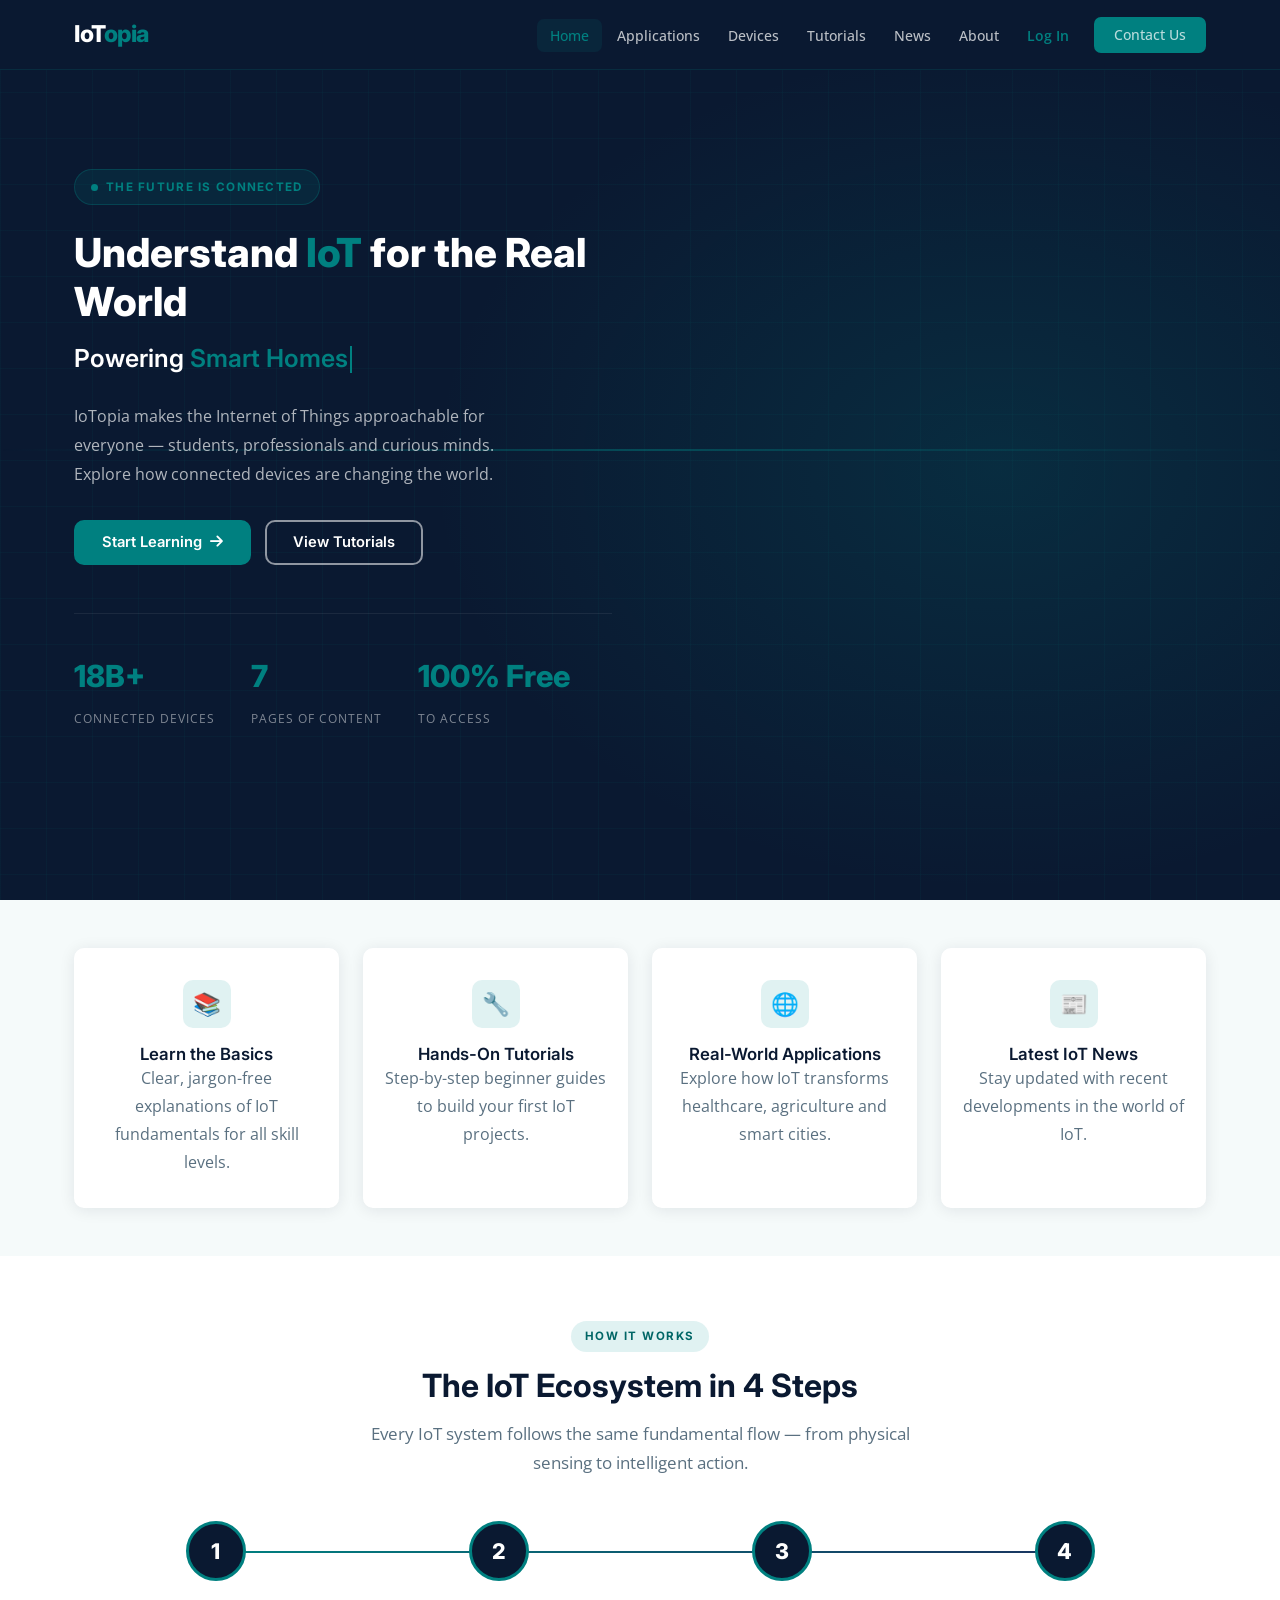
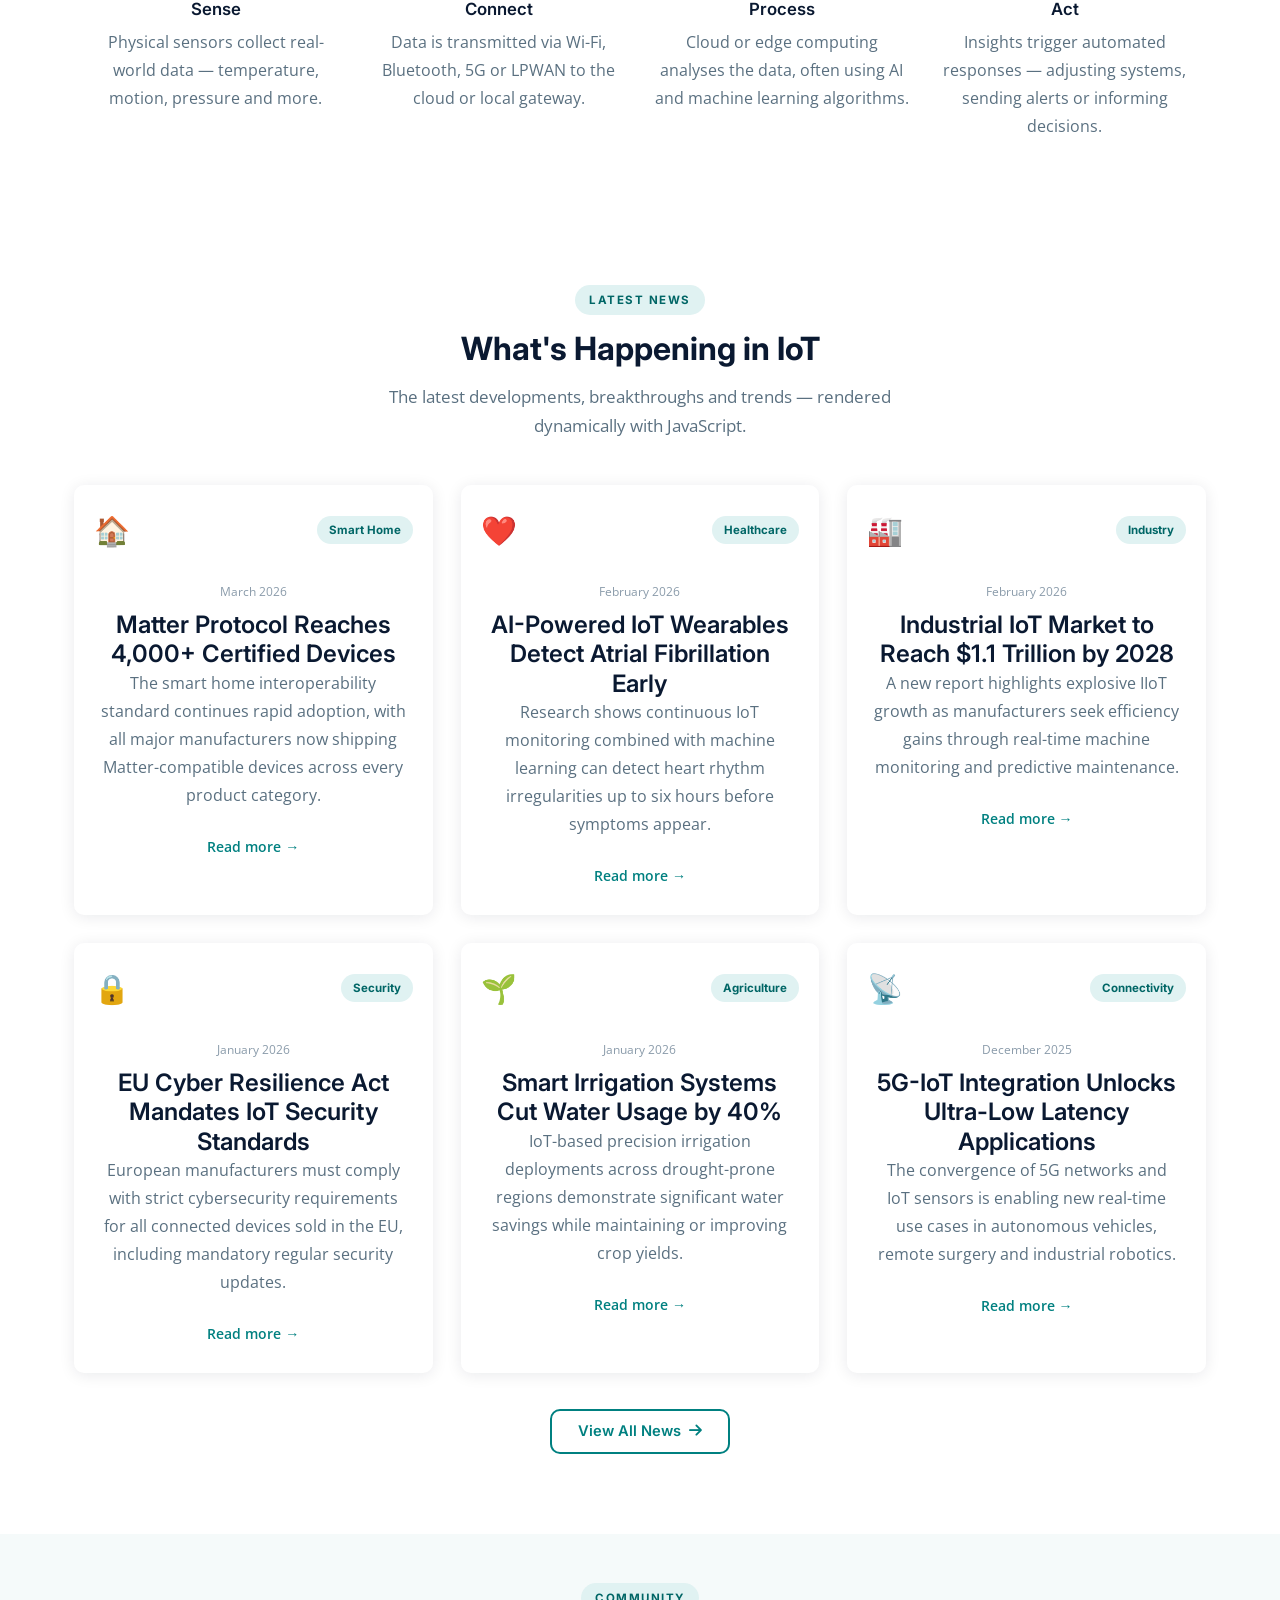
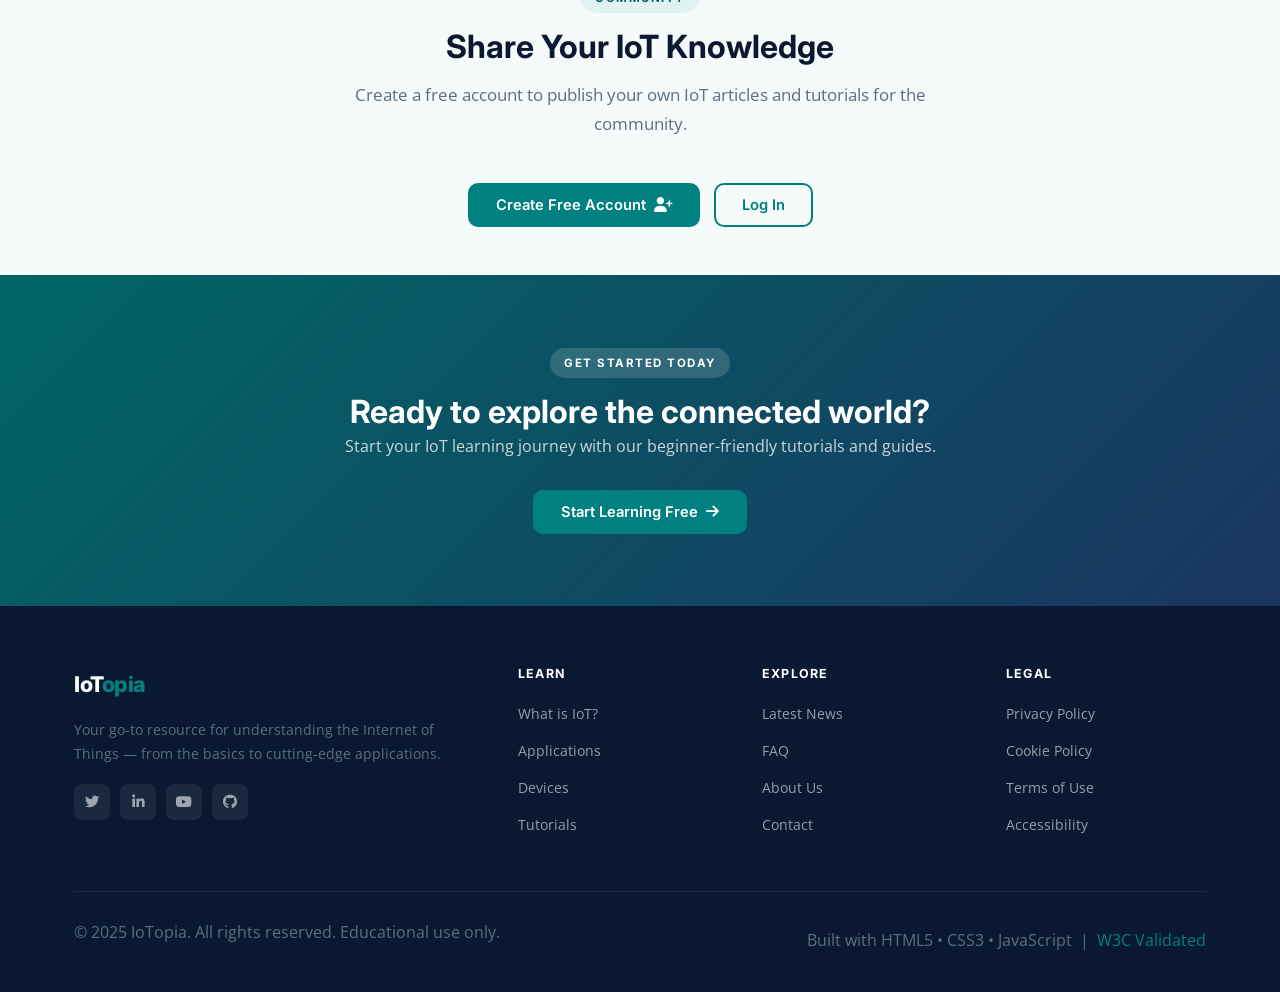
<file: IoTopia_Website (3) (2) (1)/iotopia/index.html>
<!DOCTYPE html>
<html lang="en">
<head>
  <meta charset="UTF-8" />
  <meta name="viewport" content="width=device-width, initial-scale=1.0" />
  <meta name="description" content="IoTopia – Learn the Internet of Things. Free educational resource covering IoT basics, applications, devices and tutorials." />
  <!-- External CSS -->
  <link rel="stylesheet" href="css/style.css" />
  <!-- Font Awesome icons (CDN) -->
  <link rel="stylesheet" href="https://cdnjs.cloudflare.com/ajax/libs/font-awesome/6.5.0/css/all.min.css" />
  <!-- Internal CSS – hero-specific styles -->
  <style>
    /* Hero section */
    .hero {
      position: relative;
      min-height: 100vh;
      display: flex;
      align-items: center;
      background-color: var(--secondary);   /* #0A1931 */
      overflow: hidden;
    }
    /* Animated CSS grid background */
    .hero-grid-bg {
      position: absolute; inset: 0;
      background-image:
        linear-gradient(rgba(0,128,128,0.06) 1px, transparent 1px),
        linear-gradient(90deg, rgba(0,128,128,0.06) 1px, transparent 1px);
      background-size: 46px 46px;
    }
    /* Radial glow */
    .hero-glow {
      position: absolute; inset: 0;
      background: radial-gradient(ellipse 68% 72% at 78% 52%, rgba(0,128,128,0.19) 0%, transparent 65%);
    }
    /* CSS animation: scanline effect across hero */
    .hero-scanline {
      position: absolute; left: 0; right: 0; height: 2px;
      background: linear-gradient(90deg, transparent 0%, rgba(0,128,128,0.45) 50%, transparent 100%);
      animation: scanLine 5s linear infinite;
      pointer-events: none; z-index: 2;
    }
    .hero .container { position: relative; z-index: 3; }
    .hero-layout { display: grid; grid-template-columns: 1fr 1fr; gap: 56px; align-items: center; }

    /* Eyebrow badge */
    .hero-eyebrow {
      display: inline-flex; align-items: center; gap: 8px;
      background: rgba(0,128,128,0.14);
      border: 1px solid rgba(0,128,128,0.32);
      border-radius: 100px;
      padding: 7px 16px;
      margin-bottom: 24px;
      font-family: var(--font-heading);
      font-size: 0.73rem; font-weight: 700;
      color: var(--primary); letter-spacing: 0.11em; text-transform: uppercase;
    }
    .hero-eyebrow-dot {
      width: 7px; height: 7px;
      background: var(--primary); border-radius: 50%;
      animation: pulseRing 1.8s ease-out infinite;
    }
    .hero h1 { color: var(--white); margin-bottom: 10px; }
    .hero h1 em { color: var(--primary); font-style: normal; }

    /* Typing line */
    .typing-line {
      font-family: var(--font-heading);
      font-size: clamp(1.15rem, 2.5vw, 1.55rem);
      font-weight: 600; color: var(--white);
      margin-bottom: 22px; min-height: 2rem;
    }
    #typingText { color: var(--primary); }
    .typing-cursor {
      display: inline-block; width: 2px; height: 1.1em;
      background: var(--primary); margin-left: 2px;
      vertical-align: text-bottom;
      animation: blink 1.1s step-end infinite;
    }
    .hero-desc { color: rgba(255,255,255,0.68); font-size: 1.02rem; margin-bottom: 32px; max-width: 480px; }
    .hero-btns { display: flex; gap: 14px; flex-wrap: wrap; }

    /* Stats strip */
    .hero-stats {
      display: flex; gap: 36px; margin-top: 48px;
      padding-top: 36px; border-top: 1px solid rgba(255,255,255,0.07);
      flex-wrap: wrap;
    }
    .hero-stat .num {
      display: block;
      font-family: var(--font-heading); font-size: 1.9rem; font-weight: 800;
      color: var(--primary);
    }
    .hero-stat .lbl {
      font-size: 0.78rem; color: rgba(255,255,255,0.48);
      text-transform: uppercase; letter-spacing: 0.08em;
    }

    /* Hero SVG network diagram */
    .hero-visual { animation: floatY 5s ease-in-out infinite; }

    /* How IoT works strip */
    .how-strip { background: var(--white); padding: 64px 0; }
    .how-steps { display: grid; grid-template-columns: repeat(4,1fr); gap: 0; position: relative; }
    .how-steps::before {
      content: ''; position: absolute;
      top: 30px; left: 12.5%; right: 12.5%; height: 2px;
      background: linear-gradient(90deg, var(--primary), var(--secondary-lt));
    }
    .how-step { text-align: center; padding: 0 14px; position: relative; z-index: 1; }
    .step-num {
      width: 60px; height: 60px; border-radius: 50%;
      background: var(--secondary); color: var(--white);
      font-family: var(--font-heading); font-size: 1.35rem; font-weight: 800;
      display: flex; align-items: center; justify-content: center;
      margin: 0 auto 18px; border: 3px solid var(--primary);
    }
    .how-step h4 { margin-bottom: 8px; }

    /* Feature cards strip */
    .features-strip { background: var(--bg); }
    .feat-card { text-align: center; background: var(--white); border-radius: var(--radius); padding: 32px 20px; box-shadow: var(--shadow); transition: transform var(--transition), box-shadow var(--transition); }
    .feat-card:hover { transform: translateY(-4px); box-shadow: var(--shadow-lg); }
    .feat-card .card-icon { margin: 0 auto 16px; }

    /* News cards */
    .news-card .news-top { display: flex; align-items: center; justify-content: space-between; padding: 20px 20px 0; }
    .news-icon { font-size: 1.8rem; }
    .news-tag {
      background: var(--accent); color: var(--primary-dark);
      font-family: var(--font-heading); font-size: 0.72rem; font-weight: 700;
      padding: 4px 12px; border-radius: 100px;
    }
    .news-date { font-size: 0.78rem; color: var(--grey-mid); margin-bottom: 7px; }
    .news-more { color: var(--primary); font-weight: 600; font-size: 0.88rem; display: inline-block; margin-top: 10px; }

    /* CTA banner */
    .cta-banner {
      background: linear-gradient(135deg, var(--primary-dark) 0%, var(--secondary-lt) 100%);
      padding: 72px 0; text-align: center;
    }
    .cta-banner h2, .cta-banner p { color: var(--white); }
    .cta-banner p { opacity: 0.78; margin-bottom: 30px; }

    @media (max-width: 768px) {
      .hero-layout { grid-template-columns: 1fr; }
      .hero-visual  { display: none; }
      .how-steps    { grid-template-columns: repeat(2,1fr); }
      .how-steps::before { display: none; }
    }
  </style>
  <title>IoTopia – Learn the Internet of Things</title>
</head>
<body>
  <a href="#main-content" class="skip-link">Skip to main content</a>

  <!-- NAVIGATION -->
  <nav class="navbar" role="navigation" aria-label="Main navigation">
    <div class="container nav-inner">
      <a href="index.html" class="nav-logo" aria-label="IoTopia home">IoT<span>opia</span></a>
      <ul class="nav-links" role="list">
        <li><a href="index.html">Home</a></li>
        <li><a href="applications.html">Applications</a></li>
        <li><a href="devices.html">Devices</a></li>
        <li><a href="tutorials.html">Tutorials</a></li>
        <li><a href="news.html">News</a></li>
        <li><a href="about.html">About</a></li>
        <li><a href="contact.html" class="btn btn-primary nav-cta">Contact Us</a></li>
      </ul>
      <button class="nav-toggle" aria-label="Toggle navigation menu" aria-expanded="false">
        <span></span><span></span><span></span>
      </button>
    </div>
  </nav>

  <!-- MAIN -->
  <main id="main-content">

    <!-- Hero Section: CSS animation + typing + SVG network diagram + counters -->
    <section class="hero" aria-label="Hero banner">
      <div class="hero-grid-bg" aria-hidden="true"></div>
      <div class="hero-glow"    aria-hidden="true"></div>
      <div class="hero-scanline" aria-hidden="true"></div>
      <div class="container">
        <div class="hero-layout">
          <!-- Content -->
          <div class="anim-up">
            <div class="hero-eyebrow">
              <span class="hero-eyebrow-dot" aria-hidden="true"></span>
              The Future is Connected
            </div>
            <h1>Understand <em>IoT</em> for the Real World</h1>
            <p class="typing-line">
              Powering <span id="typingText" aria-live="polite"></span><span class="typing-cursor" aria-hidden="true"></span>
            </p>
            <p class="hero-desc">
              IoTopia makes the Internet of Things approachable for everyone — students, professionals and curious minds. Explore how connected devices are changing the world.
            </p>
            <div class="hero-btns">
              <a href="applications.html" class="btn btn-primary">Start Learning <i class="fas fa-arrow-right" aria-hidden="true"></i></a>
              <a href="tutorials.html"   class="btn btn-outline">View Tutorials</a>
            </div>
            <!-- Stats: 18B+ devices as per content plan -->
            <div class="hero-stats">
              <div class="hero-stat">
                <span class="num counter" data-target="18" data-suffix="B+">0</span>
                <span class="lbl">Connected Devices</span>
              </div>
              <div class="hero-stat">
                <span class="num counter" data-target="7" data-suffix="">0</span>
                <span class="lbl">Pages of Content</span>
              </div>
              <div class="hero-stat">
                <span class="num counter" data-target="100" data-suffix="% Free">0</span>
                <span class="lbl">To Access</span>
              </div>
            </div>
          </div>
          <!-- Hero SVG network diagram (as per content plan) -->
          <div class="hero-visual anim-up delay-3" aria-label="IoT network diagram illustration" role="img">
            <svg viewBox="0 0 460 400" fill="none" xmlns="http://www.w3.org/2000/svg" aria-hidden="true">
              <!-- Central hub -->
              <circle cx="230" cy="200" r="52" fill="#008080" opacity="0.13"/>
              <circle cx="230" cy="200" r="36" fill="#008080" opacity="0.22"/>
              <circle cx="230" cy="200" r="21" fill="#008080"/>
              <text x="230" y="205" text-anchor="middle" fill="white" font-size="12" font-family="Inter,sans-serif" font-weight="700">IoT</text>
              <!-- Orbit rings (CSS animated) -->
              <circle cx="230" cy="200" r="76"  stroke="#008080" stroke-width="1" stroke-dasharray="6 4" opacity="0.28"/>
              <circle cx="230" cy="200" r="118" stroke="#008080" stroke-width="1" stroke-dasharray="6 4" opacity="0.18"/>
              <!-- Node: Smart Home -->
              <circle cx="118" cy="118" r="26" fill="#14284A" stroke="#008080" stroke-width="1.5"/>
              <text x="118" y="114" text-anchor="middle" font-size="14">🏠</text>
              <text x="118" y="130" text-anchor="middle" fill="white" font-size="7.5" font-family="Inter,sans-serif">Smart Home</text>
              <line x1="141" y1="136" x2="211" y2="181" stroke="#008080" stroke-width="1" opacity="0.45"/>
              <!-- Node: Healthcare -->
              <circle cx="356" cy="105" r="26" fill="#14284A" stroke="#008080" stroke-width="1.5"/>
              <text x="356" y="101" text-anchor="middle" font-size="14">❤️</text>
              <text x="356" y="117" text-anchor="middle" fill="white" font-size="7.5" font-family="Inter,sans-serif">Healthcare</text>
              <line x1="333" y1="124" x2="258" y2="178" stroke="#008080" stroke-width="1" opacity="0.45"/>
              <!-- Node: Industry -->
              <circle cx="396" cy="228" r="26" fill="#14284A" stroke="#008080" stroke-width="1.5"/>
              <text x="396" y="224" text-anchor="middle" font-size="14">🏭</text>
              <text x="396" y="240" text-anchor="middle" fill="white" font-size="7.5" font-family="Inter,sans-serif">Industry</text>
              <line x1="371" y1="228" x2="268" y2="210" stroke="#008080" stroke-width="1" opacity="0.45"/>
              <!-- Node: Agriculture -->
              <circle cx="316" cy="328" r="26" fill="#14284A" stroke="#008080" stroke-width="1.5"/>
              <text x="316" y="324" text-anchor="middle" font-size="14">🌱</text>
              <text x="316" y="340" text-anchor="middle" fill="white" font-size="7.5" font-family="Inter,sans-serif">Agriculture</text>
              <line x1="298" y1="307" x2="248" y2="236" stroke="#008080" stroke-width="1" opacity="0.45"/>
              <!-- Node: Transport -->
              <circle cx="120" cy="310" r="26" fill="#14284A" stroke="#008080" stroke-width="1.5"/>
              <text x="120" y="306" text-anchor="middle" font-size="14">🚗</text>
              <text x="120" y="322" text-anchor="middle" fill="white" font-size="7.5" font-family="Inter,sans-serif">Transport</text>
              <line x1="143" y1="293" x2="212" y2="228" stroke="#008080" stroke-width="1" opacity="0.45"/>
              <!-- Node: Energy -->
              <circle cx="66" cy="210" r="26" fill="#14284A" stroke="#008080" stroke-width="1.5"/>
              <text x="66" y="206" text-anchor="middle" font-size="14">⚡</text>
              <text x="66" y="222" text-anchor="middle" fill="white" font-size="7.5" font-family="Inter,sans-serif">Energy</text>
              <line x1="91" y1="210" x2="208" y2="204" stroke="#008080" stroke-width="1" opacity="0.45"/>
            </svg>
          </div>
        </div>
      </div>
    </section>

    <!-- Feature strip: 4 cards as per content plan -->
    <section class="features-strip section-sm">
      <div class="container">
        <div class="grid-4">
          <div class="feat-card reveal delay-1">
            <div class="card-icon" aria-hidden="true">📚</div>
            <h4>Learn the Basics</h4>
            <p>Clear, jargon-free explanations of IoT fundamentals for all skill levels.</p>
          </div>
          <div class="feat-card reveal delay-2">
            <div class="card-icon" aria-hidden="true">🔧</div>
            <h4>Hands-On Tutorials</h4>
            <p>Step-by-step beginner guides to build your first IoT projects.</p>
          </div>
          <div class="feat-card reveal delay-3">
            <div class="card-icon" aria-hidden="true">🌐</div>
            <h4>Real-World Applications</h4>
            <p>Explore how IoT transforms healthcare, agriculture and smart cities.</p>
          </div>
          <div class="feat-card reveal delay-4">
            <div class="card-icon" aria-hidden="true">📰</div>
            <h4>Latest IoT News</h4>
            <p>Stay updated with recent developments in the world of IoT.</p>
          </div>
        </div>
      </div>
    </section>

    <!-- How IoT Works – 4 steps -->
    <section class="how-strip" aria-labelledby="how-heading">
      <div class="container text-center">
        <span class="tag">How It Works</span>
        <h2 id="how-heading" class="section-title">The IoT Ecosystem in 4 Steps</h2>
        <p class="section-lead">Every IoT system follows the same fundamental flow — from physical sensing to intelligent action.</p>
        <div class="how-steps reveal">
          <div class="how-step">
            <div class="step-num" aria-hidden="true">1</div>
            <h4>Sense</h4>
            <p>Physical sensors collect real-world data — temperature, motion, pressure and more.</p>
          </div>
          <div class="how-step">
            <div class="step-num" aria-hidden="true">2</div>
            <h4>Connect</h4>
            <p>Data is transmitted via Wi-Fi, Bluetooth, 5G or LPWAN to the cloud or local gateway.</p>
          </div>
          <div class="how-step">
            <div class="step-num" aria-hidden="true">3</div>
            <h4>Process</h4>
            <p>Cloud or edge computing analyses the data, often using AI and machine learning algorithms.</p>
          </div>
          <div class="how-step">
            <div class="step-num" aria-hidden="true">4</div>
            <h4>Act</h4>
            <p>Insights trigger automated responses — adjusting systems, sending alerts or informing decisions.</p>
          </div>
        </div>
      </div>
    </section>

    <!-- News section – JS dynamically rendered cards (as per content plan) -->
    <section class="section" style="background:var(--white);" aria-labelledby="news-heading">
      <div class="container text-center">
        <span class="tag">Latest News</span>
        <h2 id="news-heading" class="section-title">What's Happening in IoT</h2>
        <p class="section-lead">The latest developments, breakthroughs and trends — rendered dynamically with JavaScript.</p>
        <!-- JS inserts 6 article cards here -->
        <div id="newsGrid" class="grid-3" style="margin-bottom:36px;" aria-label="Latest IoT news articles"></div>
        <a href="news.html" class="btn btn-ghost">View All News <i class="fas fa-arrow-right" aria-hidden="true"></i></a>
      </div>
    </section>

    <!-- Community CTA -->
    <section class="section-sm" style="background:var(--bg);" id="communityCtaSection">
      <div class="container text-center">
        <span class="tag">Community</span>
        <h2 class="section-title">Share Your IoT Knowledge</h2>
        <p class="section-lead" id="communityCtaText">Create a free account to publish your own IoT articles and tutorials for the community.</p>
        <div id="communityCtaBtns" style="display:flex;gap:14px;justify-content:center;flex-wrap:wrap;"></div>
      </div>
    </section>

    <!-- CTA banner -->
    <section class="cta-banner reveal" aria-label="Call to action">
      <div class="container">
        <span class="tag" style="background:rgba(255,255,255,0.15);color:var(--white);">Get Started Today</span>
        <h2>Ready to explore the connected world?</h2>
        <p>Start your IoT learning journey with our beginner-friendly tutorials and guides.</p>
        <a href="tutorials.html" class="btn btn-primary">Start Learning Free <i class="fas fa-arrow-right" aria-hidden="true"></i></a>
      </div>
    </section>

  </main>

  <!-- FOOTER -->
  <footer role="contentinfo">
    <div class="container">
      <div class="footer-grid">
        <div class="footer-brand">
          <a href="index.html" class="nav-logo">IoT<span>opia</span></a>
          <p>Your go-to resource for understanding the Internet of Things — from the basics to cutting-edge applications.</p>
          <div class="social-links" style="margin-top:18px;">
            <a href="#" aria-label="Twitter"><i class="fab fa-twitter" aria-hidden="true"></i></a>
            <a href="#" aria-label="LinkedIn"><i class="fab fa-linkedin-in" aria-hidden="true"></i></a>
            <a href="#" aria-label="YouTube"><i class="fab fa-youtube" aria-hidden="true"></i></a>
            <a href="#" aria-label="GitHub"><i class="fab fa-github" aria-hidden="true"></i></a>
          </div>
        </div>
        <div class="footer-col"><h4>Learn</h4><ul role="list"><li><a href="applications.html">What is IoT?</a></li><li><a href="applications.html">Applications</a></li><li><a href="devices.html">Devices</a></li><li><a href="tutorials.html">Tutorials</a></li></ul></div>
        <div class="footer-col"><h4>Explore</h4><ul role="list"><li><a href="news.html">Latest News</a></li><li><a href="contact.html">FAQ</a></li><li><a href="about.html">About Us</a></li><li><a href="contact.html">Contact</a></li></ul></div>
        <div class="footer-col"><h4>Legal</h4><ul role="list"><li><a href="#">Privacy Policy</a></li><li><a href="#">Cookie Policy</a></li><li><a href="#">Terms of Use</a></li><li><a href="#">Accessibility</a></li></ul></div>
      </div>
      <div class="footer-bottom">
        <p>&copy; 2025 IoTopia. All rights reserved. Educational use only.</p>
        <p>Built with HTML5 &bull; CSS3 &bull; JavaScript &nbsp;|&nbsp; <a href="https://validator.w3.org" target="_blank" rel="noopener noreferrer">W3C Validated</a></p>
      </div>
    </div>
  </footer>
  <button id="scrollTop" aria-label="Scroll back to top"><i class="fas fa-chevron-up" aria-hidden="true"></i></button>
  <script src="js/auth.js"></script>
  <script>
    document.addEventListener('DOMContentLoaded', function(){
      var btns = document.getElementById('communityCtaBtns');
      var text = document.getElementById('communityCtaText');
      if (IoTopia.isLoggedIn()) {
        var s = IoTopia.getSession();
        text.textContent = 'Welcome back, ' + s.name.split(' ')[0] + '! Head to your dashboard to submit new content.';
        btns.innerHTML = '<a href="dashboard.html" class="btn btn-primary">Go to My Dashboard <i class="fas fa-arrow-right"></i></a>';
      } else {
        btns.innerHTML =
          '<a href="register.html" class="btn btn-primary">Create Free Account <i class="fas fa-user-plus"></i></a>' +
          '<a href="login.html" class="btn btn-ghost">Log In</a>';
      }
    });
  </script>
  <script src="js/main.js"></script>
</body>
</html>
</file>
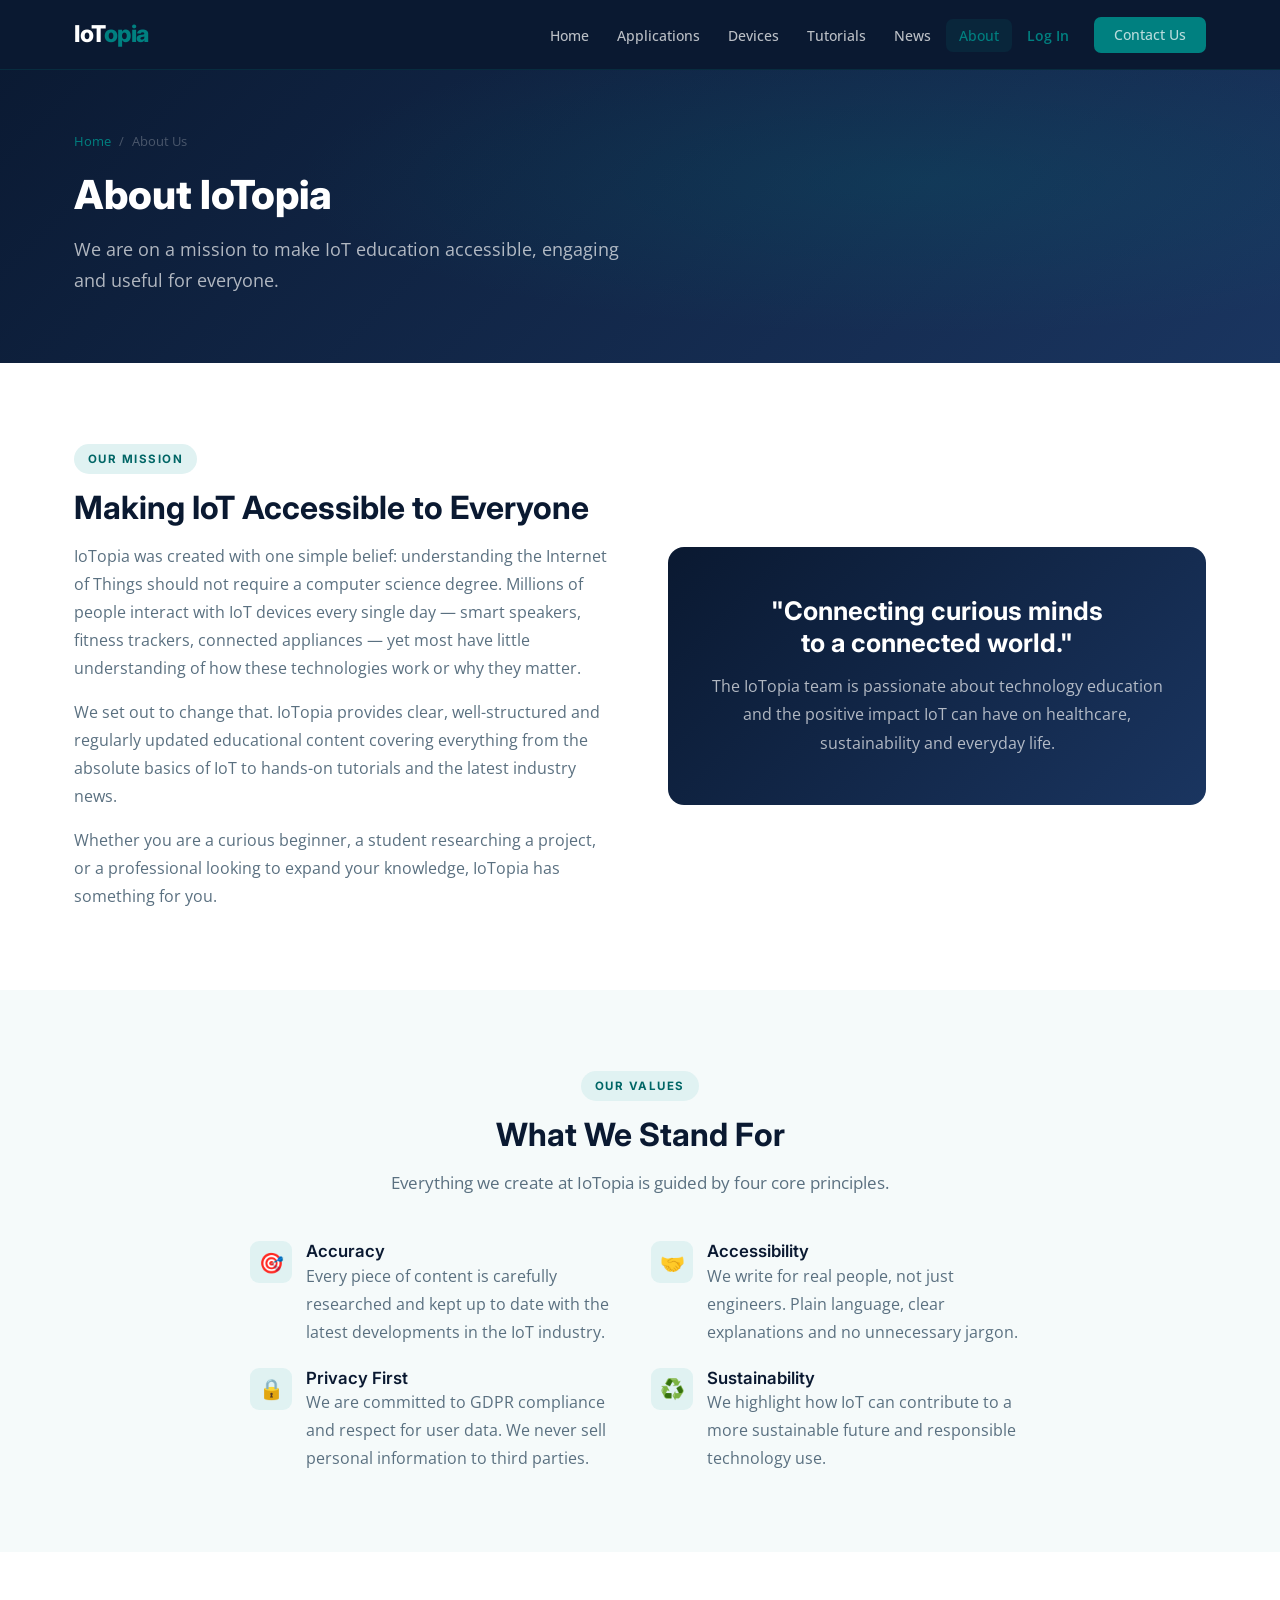
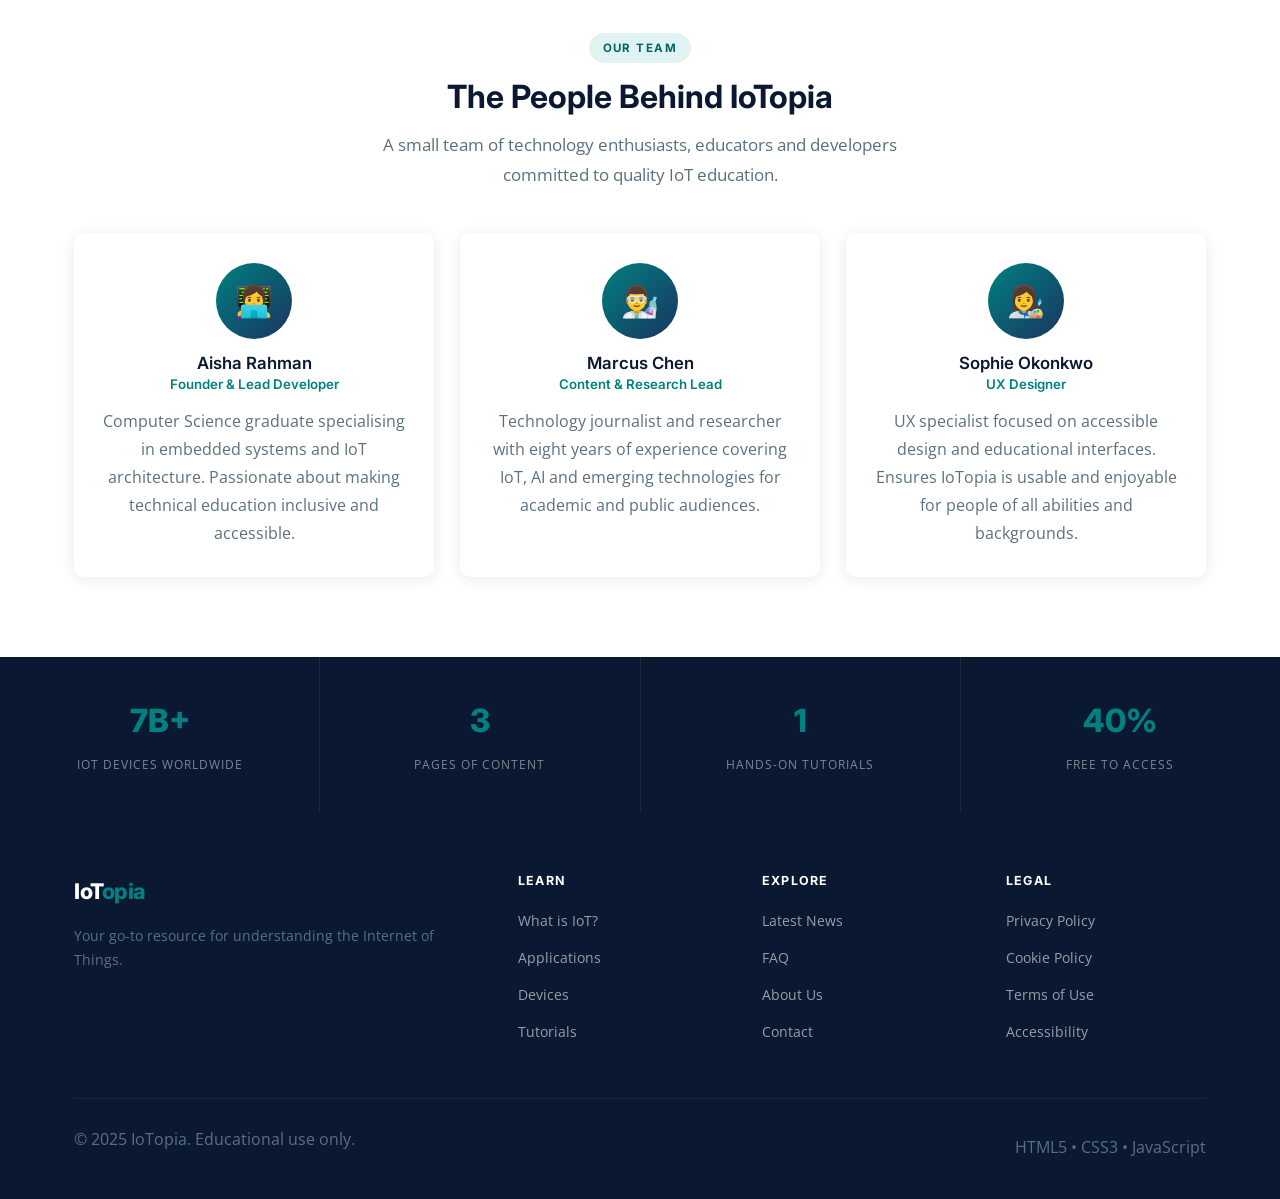
<file: IoTopia_Website (3) (2) (1)/iotopia/about.html>
<!DOCTYPE html>
<html lang="en">
<head>
  <meta charset="UTF-8"/><meta name="viewport" content="width=device-width, initial-scale=1.0"/>
  <meta name="description" content="IoTopia – About Us. Our mission, values and the team behind IoTopia."/>
  <link rel="stylesheet" href="css/style.css"/>
  <link rel="stylesheet" href="https://cdnjs.cloudflare.com/ajax/libs/font-awesome/6.5.0/css/all.min.css"/>
  <!-- Internal CSS -->
  <style>
    /* Team cards (CSS flex layout as per content plan) */
    .team-grid { display:grid; grid-template-columns:repeat(3,1fr); gap:26px; }
    .team-card { background:var(--white); border-radius:var(--radius); box-shadow:var(--shadow); padding:30px 22px; text-align:center; transition:transform var(--transition); }
    .team-card:hover { transform:translateY(-4px); }
    .team-avatar { width:76px; height:76px; border-radius:50%; background:linear-gradient(135deg,var(--primary),var(--secondary-lt)); margin:0 auto 14px; display:flex; align-items:center; justify-content:center; font-size:1.9rem; }
    .team-role { color:var(--primary); font-family:var(--font-heading); font-size:0.83rem; font-weight:600; margin-bottom:10px; display:block; }
    /* Values grid (4 core values as per content plan) */
    .values-grid { display:grid; grid-template-columns:repeat(2,1fr); gap:22px; max-width:780px; margin:0 auto; }
    .value-row { display:flex; gap:14px; align-items:flex-start; }
    .v-icon { width:42px; height:42px; background:var(--accent); border-radius:9px; display:flex; align-items:center; justify-content:center; font-size:1.25rem; flex-shrink:0; }
    /* Mission banner */
    .mission-banner {
      background:linear-gradient(135deg,var(--secondary),var(--secondary-lt));
      border-radius:var(--radius-lg); padding:48px 40px; text-align:center;
    }
    .mission-banner h2 { color:var(--white); margin-bottom:14px; }
    .mission-banner p  { color:rgba(255,255,255,0.68); font-size:1.02rem; max-width:520px; margin:0 auto; }
    /* Stats row (CSS flex card layout + counter animation as per content plan) */
    .stats-row { display:flex; gap:0; background:var(--secondary); }
    .stat-item { flex:1; text-align:center; padding:36px 16px; border-right:1px solid rgba(255,255,255,0.07); }
    .stat-item:last-child { border-right:none; }
    .stat-item .snum { font-family:var(--font-heading); font-size:2rem; font-weight:800; color:var(--primary); display:block; }
    .stat-item .slbl { font-size:0.78rem; color:rgba(255,255,255,0.48); text-transform:uppercase; letter-spacing:0.08em; }
    @media(max-width:768px){ .team-grid,.values-grid{grid-template-columns:1fr;} .stats-row{flex-direction:column;} .stat-item{border-right:none; border-bottom:1px solid rgba(255,255,255,0.07);} }
  </style>
  <title>IoTopia – About Us</title>
</head>
<body>
  <a href="#main-content" class="skip-link">Skip to main content</a>
  <nav class="navbar" role="navigation" aria-label="Main navigation">
    <div class="container nav-inner">
      <a href="index.html" class="nav-logo">IoT<span>opia</span></a>
      <ul class="nav-links" role="list">
        <li><a href="index.html">Home</a></li>
        <li><a href="applications.html">Applications</a></li>
        <li><a href="devices.html">Devices</a></li>
        <li><a href="tutorials.html">Tutorials</a></li>
        <li><a href="news.html">News</a></li>
        <li><a href="about.html" class="active">About</a></li>
        <li><a href="contact.html" class="btn btn-primary nav-cta">Contact Us</a></li>
      </ul>
      <button class="nav-toggle" aria-label="Toggle navigation menu"><span></span><span></span><span></span></button>
    </div>
  </nav>
  <header class="page-header">
    <div class="container">
      <nav class="breadcrumb" aria-label="Breadcrumb"><a href="index.html">Home</a><span>/</span><span aria-current="page">About Us</span></nav>
      <h1>About IoTopia</h1>
      <p>We are on a mission to make IoT education accessible, engaging and useful for everyone.</p>
    </div>
  </header>
  <main id="main-content">

    <!-- Mission statement (content plan) -->
    <section class="section" style="background:var(--white);" aria-labelledby="mission-heading">
      <div class="container">
        <div class="grid-2" style="align-items:center;gap:56px;">
          <div class="anim-up">
            <span class="tag">Our Mission</span>
            <h2 id="mission-heading" class="section-title">Making IoT Accessible to Everyone</h2>
            <!-- Mission statement paragraph (content plan) -->
            <p>IoTopia was created with one simple belief: understanding the Internet of Things should not require a computer science degree. Millions of people interact with IoT devices every single day — smart speakers, fitness trackers, connected appliances — yet most have little understanding of how these technologies work or why they matter.</p>
            <p>We set out to change that. IoTopia provides clear, well-structured and regularly updated educational content covering everything from the absolute basics of IoT to hands-on tutorials and the latest industry news.</p>
            <p>Whether you are a curious beginner, a student researching a project, or a professional looking to expand your knowledge, IoTopia has something for you.</p>
          </div>
          <!-- Mission banner graphic (content plan) -->
          <div class="mission-banner reveal" aria-label="IoTopia mission statement quote">
            <h2 style="font-size:clamp(1.2rem,2.5vw,1.6rem);">"Connecting curious minds<br>to a connected world."</h2>
            <p>The IoTopia team is passionate about technology education and the positive impact IoT can have on healthcare, sustainability and everyday life.</p>
          </div>
        </div>
      </div>
    </section>

    <!-- Four core values (content plan) -->
    <section class="section" style="background:var(--bg);" aria-labelledby="values-heading">
      <div class="container text-center">
        <span class="tag">Our Values</span>
        <h2 id="values-heading" class="section-title">What We Stand For</h2>
        <p class="section-lead">Everything we create at IoTopia is guided by four core principles.</p>
        <div class="values-grid reveal">
          <div class="value-row"><div class="v-icon" aria-hidden="true">🎯</div><div style="text-align:left;"><h4>Accuracy</h4><p>Every piece of content is carefully researched and kept up to date with the latest developments in the IoT industry.</p></div></div>
          <div class="value-row"><div class="v-icon" aria-hidden="true">🤝</div><div style="text-align:left;"><h4>Accessibility</h4><p>We write for real people, not just engineers. Plain language, clear explanations and no unnecessary jargon.</p></div></div>
          <div class="value-row"><div class="v-icon" aria-hidden="true">🔒</div><div style="text-align:left;"><h4>Privacy First</h4><p>We are committed to GDPR compliance and respect for user data. We never sell personal information to third parties.</p></div></div>
          <div class="value-row"><div class="v-icon" aria-hidden="true">♻️</div><div style="text-align:left;"><h4>Sustainability</h4><p>We highlight how IoT can contribute to a more sustainable future and responsible technology use.</p></div></div>
        </div>
      </div>
    </section>

    <!-- Three team member bios (content plan) -->
    <section class="section" style="background:var(--white);" aria-labelledby="team-heading">
      <div class="container text-center">
        <span class="tag">Our Team</span>
        <h2 id="team-heading" class="section-title">The People Behind IoTopia</h2>
        <p class="section-lead">A small team of technology enthusiasts, educators and developers committed to quality IoT education.</p>
        <div class="team-grid reveal">
          <!-- Team member 1 -->
          <div class="team-card">
            <div class="team-avatar" aria-hidden="true">👩‍💻</div>
            <h4>Aisha Rahman</h4>
            <span class="team-role">Founder &amp; Lead Developer</span>
            <p>Computer Science graduate specialising in embedded systems and IoT architecture. Passionate about making technical education inclusive and accessible.</p>
          </div>
          <!-- Team member 2 -->
          <div class="team-card">
            <div class="team-avatar" aria-hidden="true">👨‍🔬</div>
            <h4>Marcus Chen</h4>
            <span class="team-role">Content &amp; Research Lead</span>
            <p>Technology journalist and researcher with eight years of experience covering IoT, AI and emerging technologies for academic and public audiences.</p>
          </div>
          <!-- Team member 3 -->
          <div class="team-card">
            <div class="team-avatar" aria-hidden="true">👩‍🎨</div>
            <h4>Sophie Okonkwo</h4>
            <span class="team-role">UX Designer</span>
            <p>UX specialist focused on accessible design and educational interfaces. Ensures IoTopia is usable and enjoyable for people of all abilities and backgrounds.</p>
          </div>
        </div>
      </div>
    </section>

    <!-- Stats row with counter animations (content plan) -->
    <div class="stats-row" role="region" aria-label="IoTopia statistics">
      <div class="stat-item">
        <span class="snum counter" data-target="18" data-suffix="B+">0</span>
        <span class="slbl">IoT Devices Worldwide</span>
      </div>
      <div class="stat-item">
        <span class="snum counter" data-target="9" data-suffix="">0</span>
        <span class="slbl">Pages of Content</span>
      </div>
      <div class="stat-item">
        <span class="snum counter" data-target="4" data-suffix="">0</span>
        <span class="slbl">Hands-On Tutorials</span>
      </div>
      <div class="stat-item">
        <span class="snum counter" data-target="100" data-suffix="%">0</span>
        <span class="slbl">Free to Access</span>
      </div>
    </div>

  </main>
  <footer role="contentinfo">
    <div class="container">
      <div class="footer-grid">
        <div class="footer-brand"><a href="index.html" class="nav-logo">IoT<span>opia</span></a><p>Your go-to resource for understanding the Internet of Things.</p></div>
        <div class="footer-col"><h4>Learn</h4><ul><li><a href="applications.html">What is IoT?</a></li><li><a href="applications.html">Applications</a></li><li><a href="devices.html">Devices</a></li><li><a href="tutorials.html">Tutorials</a></li></ul></div>
        <div class="footer-col"><h4>Explore</h4><ul><li><a href="news.html">Latest News</a></li><li><a href="contact.html">FAQ</a></li><li><a href="about.html">About Us</a></li><li><a href="contact.html">Contact</a></li></ul></div>
        <div class="footer-col"><h4>Legal</h4><ul><li><a href="#">Privacy Policy</a></li><li><a href="#">Cookie Policy</a></li><li><a href="#">Terms of Use</a></li><li><a href="#">Accessibility</a></li></ul></div>
      </div>
      <div class="footer-bottom"><p>&copy; 2025 IoTopia. Educational use only.</p><p>HTML5 &bull; CSS3 &bull; JavaScript</p></div>
    </div>
  </footer>
  <button id="scrollTop" aria-label="Scroll back to top"><i class="fas fa-chevron-up"></i></button>
  <script src="js/auth.js"></script>
  <script src="js/main.js"></script>
</body>
</html>
</file>
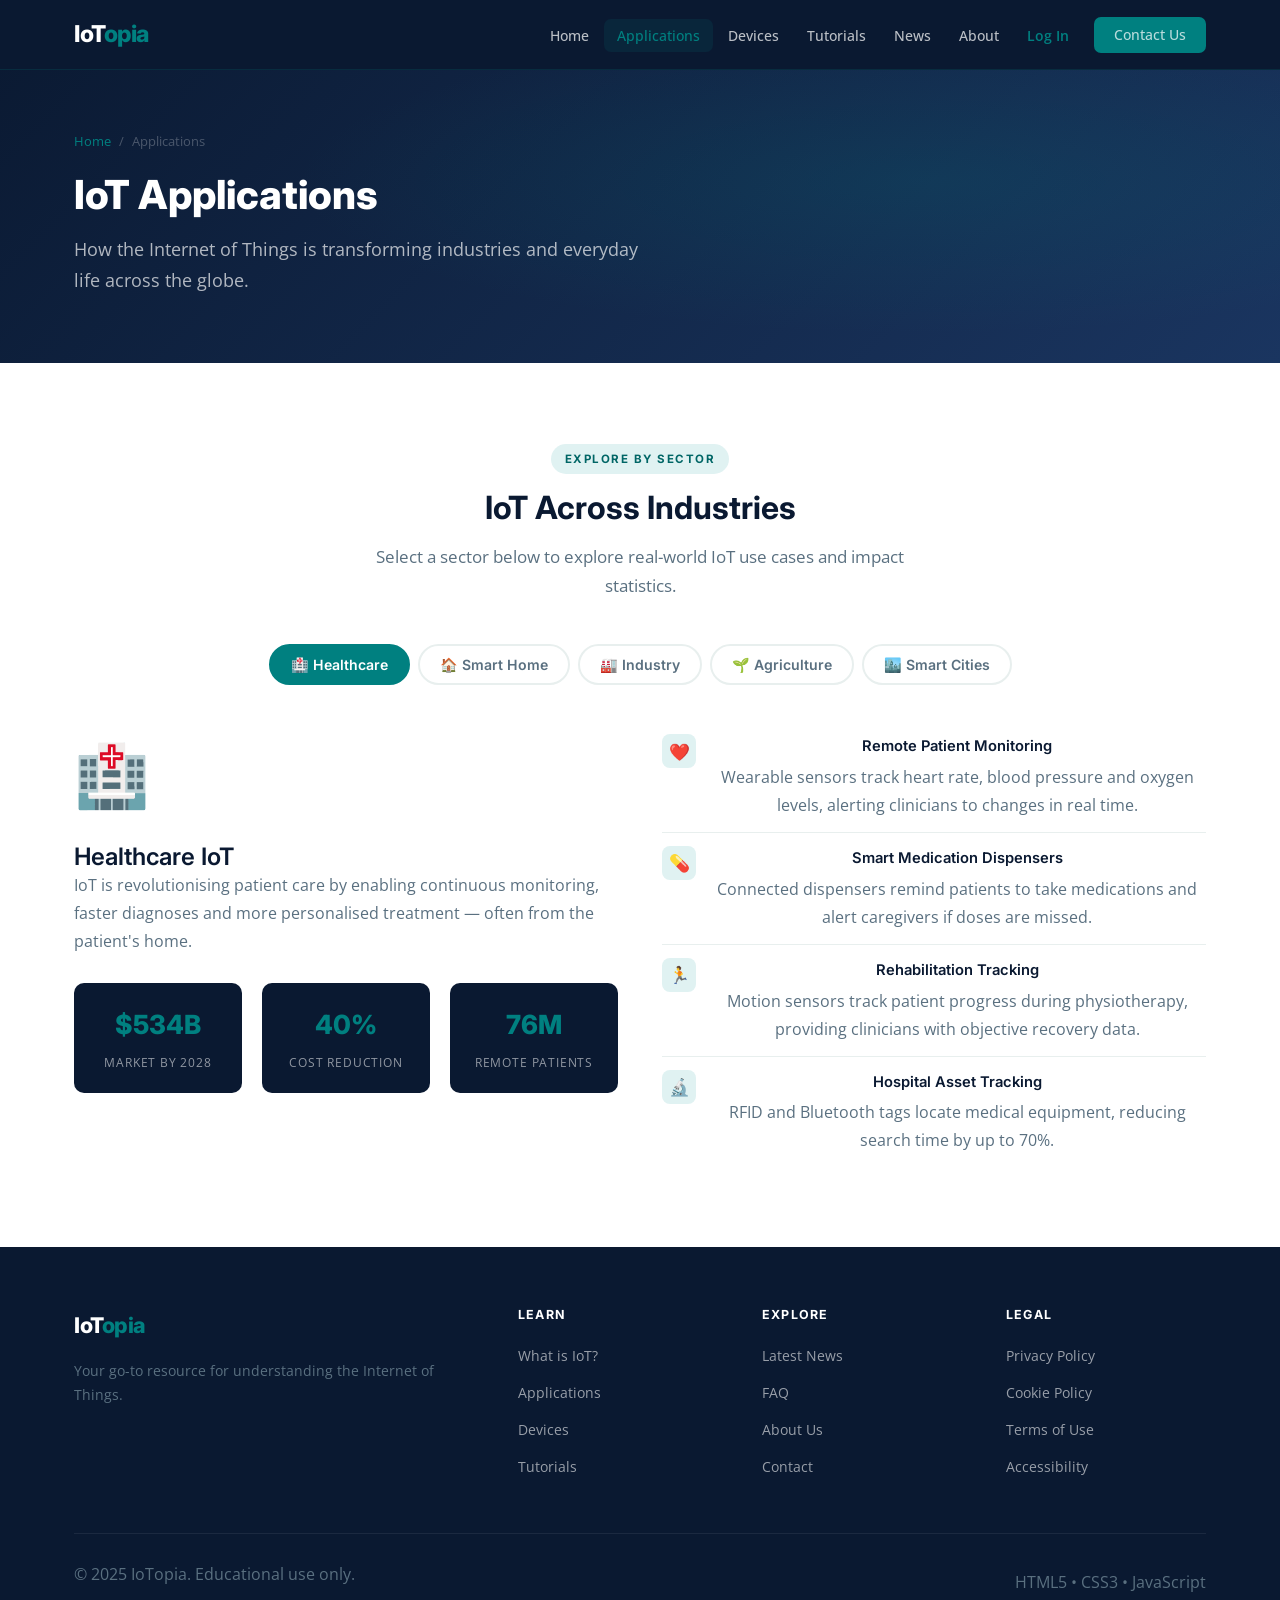
<file: IoTopia_Website (3) (2) (1)/iotopia/applications.html>
<!DOCTYPE html>
<html lang="en">
<head>
  <meta charset="UTF-8"/><meta name="viewport" content="width=device-width, initial-scale=1.0"/>
  <meta name="description" content="IoTopia – IoT Applications across Healthcare, Smart Home, Industry, Agriculture and Smart Cities."/>
  <link rel="stylesheet" href="css/style.css"/>
  <link rel="stylesheet" href="https://cdnjs.cloudflare.com/ajax/libs/font-awesome/6.5.0/css/all.min.css"/>
  <!-- Internal CSS -->
  <style>
    .tabs { display:flex; gap:8px; flex-wrap:wrap; margin-bottom:36px; justify-content:center; }
    .app-tab { padding:10px 20px; border-radius:100px; border:2px solid var(--grey-light); background:var(--white); font-family:var(--font-heading); font-size:0.88rem; font-weight:600; color:var(--text-muted); cursor:pointer; transition:all var(--transition); }
    .app-tab:hover,.app-tab.active { background:var(--primary); border-color:var(--primary); color:var(--white); }
    .app-panel { display:none; }
    .app-panel.active { display:block; }
    .app-detail { display:grid; grid-template-columns:1fr 1fr; gap:44px; align-items:start; }
    .app-icon-big { font-size:3.8rem; display:block; margin-bottom:14px; }
    .stat-row { display:flex; gap:20px; margin-top:28px; flex-wrap:wrap; }
    .stat-box { flex:1; min-width:110px; background:var(--secondary); color:var(--white); border-radius:var(--radius); padding:18px; text-align:center; }
    .stat-box .snum { font-family:var(--font-heading); font-size:1.65rem; font-weight:800; color:var(--primary); display:block; }
    .stat-box .slbl { font-size:0.73rem; opacity:0.55; text-transform:uppercase; letter-spacing:0.07em; }
    .use-list { list-style:none; padding:0; }
    .use-list li { display:flex; gap:12px; align-items:flex-start; padding:13px 0; border-bottom:1px solid var(--grey-light); }
    .use-list li:last-child { border-bottom:none; }
    .use-icon { width:34px; height:34px; background:var(--accent); border-radius:8px; display:flex; align-items:center; justify-content:center; font-size:1.05rem; flex-shrink:0; }
    .use-title { font-family:var(--font-heading); font-size:0.92rem; font-weight:600; color:var(--secondary); margin-bottom:3px; }
    @media(max-width:768px){ .app-detail{ grid-template-columns:1fr; } }
  </style>
  <title>IoTopia – IoT Applications</title>
</head>
<body>
  <a href="#main-content" class="skip-link">Skip to main content</a>
  <nav class="navbar" role="navigation" aria-label="Main navigation">
    <div class="container nav-inner">
      <a href="index.html" class="nav-logo">IoT<span>opia</span></a>
      <ul class="nav-links" role="list">
        <li><a href="index.html">Home</a></li>
        <li><a href="applications.html" class="active">Applications</a></li>
        <li><a href="devices.html">Devices</a></li>
        <li><a href="tutorials.html">Tutorials</a></li>
        <li><a href="news.html">News</a></li>
        <li><a href="about.html">About</a></li>
        <li><a href="contact.html" class="btn btn-primary nav-cta">Contact Us</a></li>
      </ul>
      <button class="nav-toggle" aria-label="Toggle navigation menu"><span></span><span></span><span></span></button>
    </div>
  </nav>
  <header class="page-header">
    <div class="container">
      <nav class="breadcrumb" aria-label="Breadcrumb"><a href="index.html">Home</a><span>/</span><span aria-current="page">Applications</span></nav>
      <h1>IoT Applications</h1>
      <p>How the Internet of Things is transforming industries and everyday life across the globe.</p>
    </div>
  </header>
  <main id="main-content">
    <section class="section" style="background:var(--white);" aria-labelledby="apps-heading">
      <div class="container text-center">
        <span class="tag">Explore by Sector</span>
        <h2 id="apps-heading" class="section-title">IoT Across Industries</h2>
        <p class="section-lead">Select a sector below to explore real-world IoT use cases and impact statistics.</p>
        <!-- JS tabbed panels (content plan) -->
        <div class="tabs" role="tablist">
          <button class="app-tab active" role="tab" aria-selected="true"  aria-controls="panel-healthcare" onclick="showAppPanel('healthcare',this)">🏥 Healthcare</button>
          <button class="app-tab"        role="tab" aria-selected="false" aria-controls="panel-smarthome"  onclick="showAppPanel('smarthome',this)">🏠 Smart Home</button>
          <button class="app-tab"        role="tab" aria-selected="false" aria-controls="panel-industry"   onclick="showAppPanel('industry',this)">🏭 Industry</button>
          <button class="app-tab"        role="tab" aria-selected="false" aria-controls="panel-agriculture" onclick="showAppPanel('agriculture',this)">🌱 Agriculture</button>
          <button class="app-tab"        role="tab" aria-selected="false" aria-controls="panel-city"       onclick="showAppPanel('city',this)">🏙️ Smart Cities</button>
        </div>
        <div id="panel-healthcare" class="app-panel active" role="tabpanel">
          <div class="app-detail reveal">
            <div style="text-align:left;">
              <span class="app-icon-big" aria-hidden="true">🏥</span>
              <h3>Healthcare IoT</h3>
              <p>IoT is revolutionising patient care by enabling continuous monitoring, faster diagnoses and more personalised treatment — often from the patient's home.</p>
              <div class="stat-row">
                <div class="stat-box"><span class="snum">$534B</span><span class="slbl">Market by 2028</span></div>
                <div class="stat-box"><span class="snum">40%</span><span class="slbl">Cost Reduction</span></div>
                <div class="stat-box"><span class="snum">76M</span><span class="slbl">Remote Patients</span></div>
              </div>
            </div>
            <ul class="use-list" aria-label="Healthcare IoT use cases">
              <li><div class="use-icon" aria-hidden="true">❤️</div><div><div class="use-title">Remote Patient Monitoring</div><p>Wearable sensors track heart rate, blood pressure and oxygen levels, alerting clinicians to changes in real time.</p></div></li>
              <li><div class="use-icon" aria-hidden="true">💊</div><div><div class="use-title">Smart Medication Dispensers</div><p>Connected dispensers remind patients to take medications and alert caregivers if doses are missed.</p></div></li>
              <li><div class="use-icon" aria-hidden="true">🏃</div><div><div class="use-title">Rehabilitation Tracking</div><p>Motion sensors track patient progress during physiotherapy, providing clinicians with objective recovery data.</p></div></li>
              <li><div class="use-icon" aria-hidden="true">🔬</div><div><div class="use-title">Hospital Asset Tracking</div><p>RFID and Bluetooth tags locate medical equipment, reducing search time by up to 70%.</p></div></li>
            </ul>
          </div>
        </div>
        <div id="panel-smarthome" class="app-panel" role="tabpanel">
          <div class="app-detail reveal">
            <div style="text-align:left;">
              <span class="app-icon-big" aria-hidden="true">🏠</span>
              <h3>Smart Home IoT</h3>
              <p>Smart home technology makes homes more comfortable, energy-efficient and secure by connecting everyday appliances to a central app or hub.</p>
              <div class="stat-row">
                <div class="stat-box"><span class="snum">350M+</span><span class="slbl">Smart Homes</span></div>
                <div class="stat-box"><span class="snum">30%</span><span class="slbl">Energy Savings</span></div>
                <div class="stat-box"><span class="snum">$156B</span><span class="slbl">Market Size</span></div>
              </div>
            </div>
            <ul class="use-list">
              <li><div class="use-icon" aria-hidden="true">🌡️</div><div><div class="use-title">Smart Thermostats</div><p>Learn household routines and automatically optimise heating schedules to reduce energy bills.</p></div></li>
              <li><div class="use-icon" aria-hidden="true">🔐</div><div><div class="use-title">Smart Security Systems</div><p>Connected cameras, doorbell cameras and smart locks provide real-time security alerts from anywhere.</p></div></li>
              <li><div class="use-icon" aria-hidden="true">💡</div><div><div class="use-title">Intelligent Lighting</div><p>Automated lighting adjusts brightness and colour based on time of day, occupancy and preferences.</p></div></li>
              <li><div class="use-icon" aria-hidden="true">🎙️</div><div><div class="use-title">Voice Assistants</div><p>Alexa, Google Home and Apple HomePod act as central hubs for all smart home devices.</p></div></li>
            </ul>
          </div>
        </div>
        <div id="panel-industry" class="app-panel" role="tabpanel">
          <div class="app-detail reveal">
            <div style="text-align:left;">
              <span class="app-icon-big" aria-hidden="true">🏭</span>
              <h3>Industrial IoT (IIoT)</h3>
              <p>IIoT connects machines, sensors and systems on factory floors, enabling unprecedented levels of efficiency and automation.</p>
              <div class="stat-row">
                <div class="stat-box"><span class="snum">$1.1T</span><span class="slbl">Market by 2028</span></div>
                <div class="stat-box"><span class="snum">25%</span><span class="slbl">Productivity Gain</span></div>
                <div class="stat-box"><span class="snum">50%</span><span class="slbl">Maintenance Cut</span></div>
              </div>
            </div>
            <ul class="use-list">
              <li><div class="use-icon" aria-hidden="true">🔧</div><div><div class="use-title">Predictive Maintenance</div><p>Vibration and temperature sensors detect machine wear before failure, preventing costly downtime.</p></div></li>
              <li><div class="use-icon" aria-hidden="true">📦</div><div><div class="use-title">Supply Chain Tracking</div><p>Real-time GPS and RFID tracking of goods from manufacturer to consumer.</p></div></li>
              <li><div class="use-icon" aria-hidden="true">🤖</div><div><div class="use-title">Autonomous Robotics</div><p>IoT-connected robots work alongside humans in warehouses with real-time coordination.</p></div></li>
              <li><div class="use-icon" aria-hidden="true">⚡</div><div><div class="use-title">Energy Management</div><p>Smart meters monitor energy consumption across a facility and automatically reduce waste.</p></div></li>
            </ul>
          </div>
        </div>
        <div id="panel-agriculture" class="app-panel" role="tabpanel">
          <div class="app-detail reveal">
            <div style="text-align:left;">
              <span class="app-icon-big" aria-hidden="true">🌱</span>
              <h3>Smart Agriculture IoT</h3>
              <p>Precision agriculture uses IoT sensors and analytics to help farmers make smarter decisions, reduce waste and grow more with fewer resources.</p>
              <div class="stat-row">
                <div class="stat-box"><span class="snum">40%</span><span class="slbl">Water Reduction</span></div>
                <div class="stat-box"><span class="snum">15%</span><span class="slbl">Yield Increase</span></div>
                <div class="stat-box"><span class="snum">$22B</span><span class="slbl">AgriTech Market</span></div>
              </div>
            </div>
            <ul class="use-list">
              <li><div class="use-icon" aria-hidden="true">💧</div><div><div class="use-title">Smart Irrigation</div><p>Soil moisture sensors trigger irrigation only when needed, cutting water consumption by up to 40%.</p></div></li>
              <li><div class="use-icon" aria-hidden="true">🌤️</div><div><div class="use-title">Microclimate Monitoring</div><p>Field-level weather stations provide hyper-local data to optimise planting decisions.</p></div></li>
              <li><div class="use-icon" aria-hidden="true">🐄</div><div><div class="use-title">Livestock Monitoring</div><p>GPS collars and biosensors track animal health, location and behaviour across large farms.</p></div></li>
              <li><div class="use-icon" aria-hidden="true">🚁</div><div><div class="use-title">Drone Surveillance</div><p>IoT-connected drones survey crop areas and identify disease or irrigation issues early.</p></div></li>
            </ul>
          </div>
        </div>
        <div id="panel-city" class="app-panel" role="tabpanel">
          <div class="app-detail reveal">
            <div style="text-align:left;">
              <span class="app-icon-big" aria-hidden="true">🏙️</span>
              <h3>Smart City IoT</h3>
              <p>Smart cities use IoT systems to improve urban infrastructure, reduce emissions, ease congestion and enhance quality of life for residents.</p>
              <div class="stat-row">
                <div class="stat-box"><span class="snum">1000+</span><span class="slbl">Smart Cities</span></div>
                <div class="stat-box"><span class="snum">20%</span><span class="slbl">Traffic Reduction</span></div>
                <div class="stat-box"><span class="snum">$2.5T</span><span class="slbl">Investment</span></div>
              </div>
            </div>
            <ul class="use-list">
              <li><div class="use-icon" aria-hidden="true">🚦</div><div><div class="use-title">Adaptive Traffic Signals</div><p>AI-powered traffic lights adjust in real time based on vehicle density, reducing idle times.</p></div></li>
              <li><div class="use-icon" aria-hidden="true">🗑️</div><div><div class="use-title">Smart Waste Management</div><p>Sensors in bins alert collection services only when full, cutting vehicle emissions.</p></div></li>
              <li><div class="use-icon" aria-hidden="true">💡</div><div><div class="use-title">Smart Street Lighting</div><p>Motion-activated LED street lights reduce energy consumption by up to 80%.</p></div></li>
              <li><div class="use-icon" aria-hidden="true">🌫️</div><div><div class="use-title">Air Quality Monitoring</div><p>Dense sensor networks provide real-time pollution maps to residents and policymakers.</p></div></li>
            </ul>
          </div>
        </div>
      </div>
    </section>
  </main>
  <footer role="contentinfo">
    <div class="container">
      <div class="footer-grid">
        <div class="footer-brand"><a href="index.html" class="nav-logo">IoT<span>opia</span></a><p>Your go-to resource for understanding the Internet of Things.</p></div>
        <div class="footer-col"><h4>Learn</h4><ul><li><a href="applications.html">What is IoT?</a></li><li><a href="applications.html">Applications</a></li><li><a href="devices.html">Devices</a></li><li><a href="tutorials.html">Tutorials</a></li></ul></div>
        <div class="footer-col"><h4>Explore</h4><ul><li><a href="news.html">Latest News</a></li><li><a href="contact.html">FAQ</a></li><li><a href="about.html">About Us</a></li><li><a href="contact.html">Contact</a></li></ul></div>
        <div class="footer-col"><h4>Legal</h4><ul><li><a href="#">Privacy Policy</a></li><li><a href="#">Cookie Policy</a></li><li><a href="#">Terms of Use</a></li><li><a href="#">Accessibility</a></li></ul></div>
      </div>
      <div class="footer-bottom"><p>&copy; 2025 IoTopia. Educational use only.</p><p>HTML5 &bull; CSS3 &bull; JavaScript</p></div>
    </div>
  </footer>
  <button id="scrollTop" aria-label="Scroll back to top"><i class="fas fa-chevron-up"></i></button>
  <script src="js/auth.js"></script>
  <script src="js/main.js"></script>
</body>
</html>
</file>
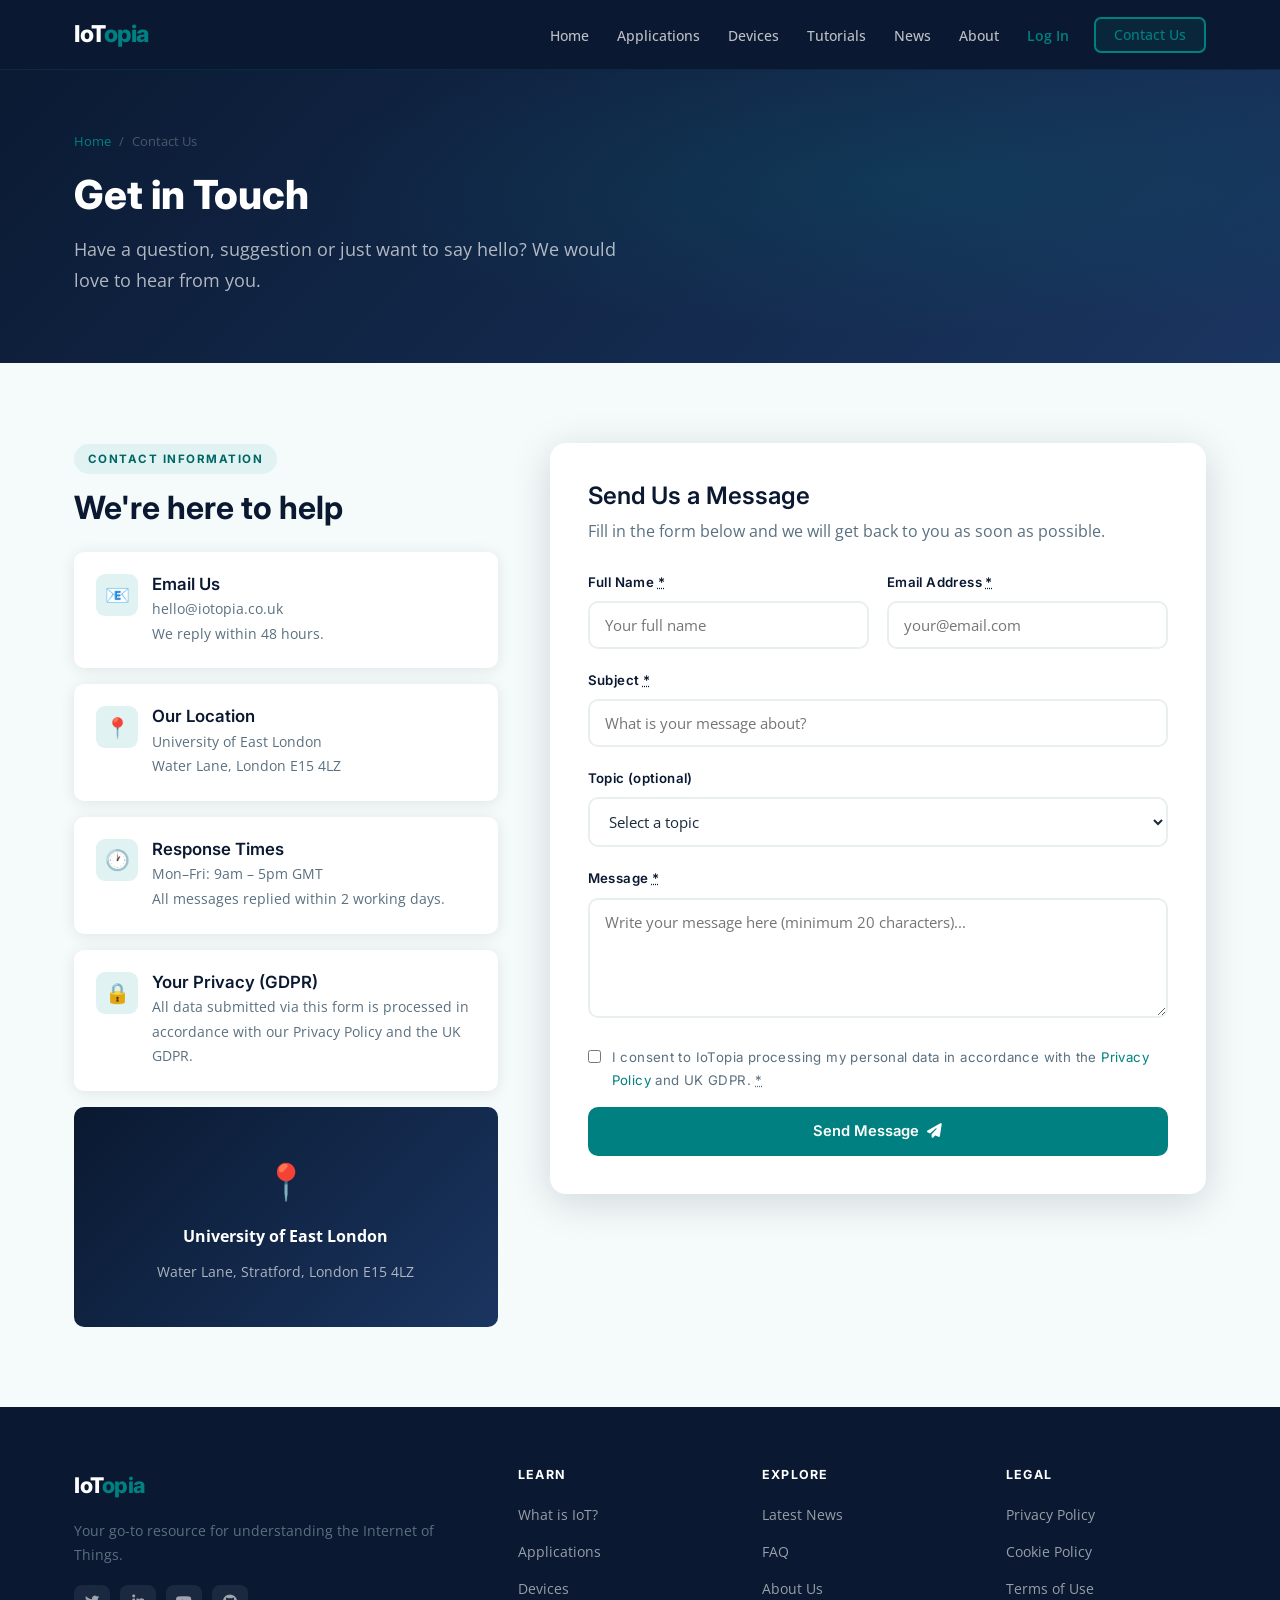
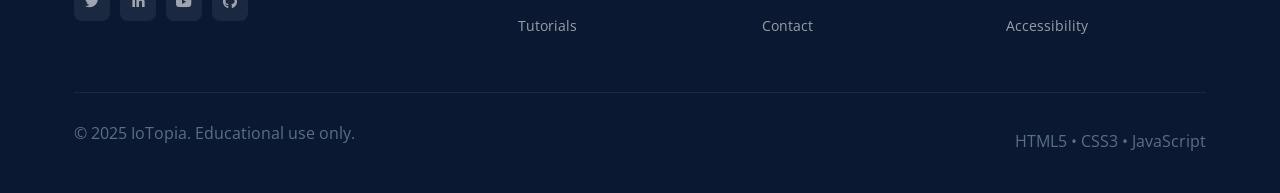
<file: IoTopia_Website (3) (2) (1)/iotopia/contact.html>
<!DOCTYPE html>
<html lang="en">
<head>
  <meta charset="UTF-8"/><meta name="viewport" content="width=device-width, initial-scale=1.0"/>
  <meta name="description" content="IoTopia – Contact Us. Send us a message, find our location and get in touch with the IoTopia team."/>
  <link rel="stylesheet" href="css/style.css"/>
  <link rel="stylesheet" href="https://cdnjs.cloudflare.com/ajax/libs/font-awesome/6.5.0/css/all.min.css"/>
  <!-- Internal CSS -->
  <style>
    .contact-layout { display:grid; grid-template-columns:1fr 1.55fr; gap:52px; align-items:start; }
    /* Contact info cards (content plan: email, location, hours, GDPR) */
    .info-cards { display:flex; flex-direction:column; gap:16px; }
    .info-card { background:var(--white); border-radius:var(--radius); box-shadow:var(--shadow); padding:22px; display:flex; gap:14px; align-items:flex-start; }
    .ic-icon { width:42px; height:42px; background:var(--accent); border-radius:9px; display:flex; align-items:center; justify-content:center; font-size:1.25rem; flex-shrink:0; }
    .ic-text h4 { margin-bottom:3px; }
    .ic-text p  { font-size:0.88rem; margin:0; }
    /* Map placeholder (content plan) */
    .map-block {
      background:linear-gradient(135deg,var(--secondary),var(--secondary-lt));
      border-radius:var(--radius); height:220px; margin-top:16px;
      display:flex; flex-direction:column; align-items:center; justify-content:center;
      color:var(--white); text-align:center; gap:10px;
    }
    .map-block span { font-size:2.2rem; }
    .map-block p { color:rgba(255,255,255,0.65); font-size:0.88rem; margin:0; }
    /* Form card */
    .form-card { background:var(--white); border-radius:var(--radius-lg); box-shadow:var(--shadow-lg); padding:38px; }
    .form-card h3 { margin-bottom:6px; }
    .form-card > p { margin-bottom:26px; }
    .form-row { display:grid; grid-template-columns:1fr 1fr; gap:18px; }
    /* GDPR checkbox row */
    .gdpr-row { display:flex; align-items:flex-start; gap:11px; }
    .gdpr-row input[type="checkbox"] { width:auto; margin-top:4px; accent-color:var(--primary); }
    .gdpr-row label { font-size:0.83rem; font-weight:400 !important; color:var(--text-muted); cursor:pointer; }
    @media(max-width:768px){ .contact-layout,.form-row{grid-template-columns:1fr;} }
  </style>
  <title>IoTopia – Contact Us</title>
</head>
<body>
  <a href="#main-content" class="skip-link">Skip to main content</a>
  <nav class="navbar" role="navigation" aria-label="Main navigation">
    <div class="container nav-inner">
      <a href="index.html" class="nav-logo">IoT<span>opia</span></a>
      <ul class="nav-links" role="list">
        <li><a href="index.html">Home</a></li>
        <li><a href="applications.html">Applications</a></li>
        <li><a href="devices.html">Devices</a></li>
        <li><a href="tutorials.html">Tutorials</a></li>
        <li><a href="news.html">News</a></li>
        <li><a href="about.html">About</a></li>
        <li><a href="contact.html" class="btn btn-primary nav-cta">Contact Us</a></li>
      </ul>
      <button class="nav-toggle" aria-label="Toggle navigation menu"><span></span><span></span><span></span></button>
    </div>
  </nav>
  <header class="page-header">
    <div class="container">
      <nav class="breadcrumb" aria-label="Breadcrumb"><a href="index.html">Home</a><span>/</span><span aria-current="page">Contact Us</span></nav>
      <h1>Get in Touch</h1>
      <p>Have a question, suggestion or just want to say hello? We would love to hear from you.</p>
    </div>
  </header>
  <main id="main-content">
    <section class="section" style="background:var(--bg);" aria-labelledby="contact-heading">
      <div class="container">
        <h2 id="contact-heading" class="visually-hidden">Contact IoTopia</h2>
        <div class="contact-layout">

          <!-- Info cards + map placeholder (content plan) -->
          <aside>
            <span class="tag">Contact Information</span>
            <h2 class="section-title" style="margin-bottom:24px;">We're here to help</h2>
            <div class="info-cards">
              <!-- Email info card -->
              <div class="info-card reveal">
                <div class="ic-icon" aria-hidden="true">📧</div>
                <div class="ic-text">
                  <h4>Email Us</h4>
                  <p>hello@iotopia.co.uk<br>We reply within 48 hours.</p>
                </div>
              </div>
              <!-- Location info card -->
              <div class="info-card reveal delay-1">
                <div class="ic-icon" aria-hidden="true">📍</div>
                <div class="ic-text">
                  <h4>Our Location</h4>
                  <p>University of East London<br>Water Lane, London E15 4LZ</p>
                </div>
              </div>
              <!-- Hours info card -->
              <div class="info-card reveal delay-2">
                <div class="ic-icon" aria-hidden="true">🕐</div>
                <div class="ic-text">
                  <h4>Response Times</h4>
                  <p>Mon–Fri: 9am – 5pm GMT<br>All messages replied within 2 working days.</p>
                </div>
              </div>
              <!-- GDPR info card -->
              <div class="info-card reveal delay-3">
                <div class="ic-icon" aria-hidden="true">🔒</div>
                <div class="ic-text">
                  <h4>Your Privacy (GDPR)</h4>
                  <p>All data submitted via this form is processed in accordance with our Privacy Policy and the UK GDPR.</p>
                </div>
              </div>
            </div>
            <!-- Map placeholder (content plan) -->
            <div class="map-block reveal" role="img" aria-label="Map showing University of East London location">
              <span aria-hidden="true">📍</span>
              <strong style="color:var(--white);">University of East London</strong>
              <p>Water Lane, Stratford, London E15 4LZ</p>
            </div>
          </aside>

          <!-- Contact form with JS real-time validation + GDPR checkbox (content plan) -->
          <div class="form-card reveal">
            <h3>Send Us a Message</h3>
            <p>Fill in the form below and we will get back to you as soon as possible.</p>
            <form id="contactForm" novalidate aria-label="Contact form">
              <div class="form-row">
                <div class="form-group">
                  <label for="name">Full Name <abbr title="required">*</abbr></label>
                  <input type="text" id="name" name="name" placeholder="Your full name" autocomplete="name" aria-required="true"/>
                  <span class="form-error" id="nameError" role="alert"></span>
                </div>
                <div class="form-group">
                  <label for="email">Email Address <abbr title="required">*</abbr></label>
                  <input type="email" id="email" name="email" placeholder="your@email.com" autocomplete="email" aria-required="true"/>
                  <span class="form-error" id="emailError" role="alert"></span>
                </div>
              </div>
              <div class="form-group">
                <label for="subject">Subject <abbr title="required">*</abbr></label>
                <input type="text" id="subject" name="subject" placeholder="What is your message about?" aria-required="true"/>
                <span class="form-error" id="subjectError" role="alert"></span>
              </div>
              <div class="form-group">
                <label for="topic">Topic (optional)</label>
                <select id="topic" name="topic">
                  <option value="">Select a topic</option>
                  <option value="general">General Enquiry</option>
                  <option value="tutorial">Tutorial Help</option>
                  <option value="content">Content Suggestion</option>
                  <option value="bug">Report an Issue</option>
                  <option value="partnership">Partnership</option>
                </select>
              </div>
              <div class="form-group">
                <label for="message">Message <abbr title="required">*</abbr></label>
                <textarea id="message" name="message" placeholder="Write your message here (minimum 20 characters)..." aria-required="true"></textarea>
                <span class="form-error" id="messageError" role="alert"></span>
              </div>
              <!-- GDPR checkbox (content plan) -->
              <div class="form-group gdpr-row">
                <input type="checkbox" id="gdpr" name="gdpr" aria-required="true"/>
                <label for="gdpr">I consent to IoTopia processing my personal data in accordance with the <a href="#">Privacy Policy</a> and UK GDPR. <abbr title="required">*</abbr></label>
              </div>
              <span class="form-error" id="gdprError" role="alert" style="display:block;margin-top:-12px;margin-bottom:14px;"></span>
              <button type="submit" class="btn btn-primary" style="width:100%;justify-content:center;padding:15px;" aria-label="Submit contact form">
                Send Message <i class="fas fa-paper-plane" aria-hidden="true"></i>
              </button>
            </form>
          </div>

        </div>
      </div>
    </section>
  </main>
  <footer role="contentinfo">
    <div class="container">
      <div class="footer-grid">
        <div class="footer-brand"><a href="index.html" class="nav-logo">IoT<span>opia</span></a><p>Your go-to resource for understanding the Internet of Things.</p><div class="social-links" style="margin-top:18px;"><a href="#" aria-label="Twitter"><i class="fab fa-twitter"></i></a><a href="#" aria-label="LinkedIn"><i class="fab fa-linkedin-in"></i></a><a href="#" aria-label="YouTube"><i class="fab fa-youtube"></i></a><a href="#" aria-label="GitHub"><i class="fab fa-github"></i></a></div></div>
        <div class="footer-col"><h4>Learn</h4><ul><li><a href="applications.html">What is IoT?</a></li><li><a href="applications.html">Applications</a></li><li><a href="devices.html">Devices</a></li><li><a href="tutorials.html">Tutorials</a></li></ul></div>
        <div class="footer-col"><h4>Explore</h4><ul><li><a href="news.html">Latest News</a></li><li><a href="contact.html">FAQ</a></li><li><a href="about.html">About Us</a></li><li><a href="contact.html">Contact</a></li></ul></div>
        <div class="footer-col"><h4>Legal</h4><ul><li><a href="#">Privacy Policy</a></li><li><a href="#">Cookie Policy</a></li><li><a href="#">Terms of Use</a></li><li><a href="#">Accessibility</a></li></ul></div>
      </div>
      <div class="footer-bottom"><p>&copy; 2025 IoTopia. Educational use only.</p><p>HTML5 &bull; CSS3 &bull; JavaScript</p></div>
    </div>
  </footer>
  <button id="scrollTop" aria-label="Scroll back to top"><i class="fas fa-chevron-up"></i></button>
  <script src="js/auth.js"></script>
  <script src="js/main.js"></script>
</body>
</html>
</file>
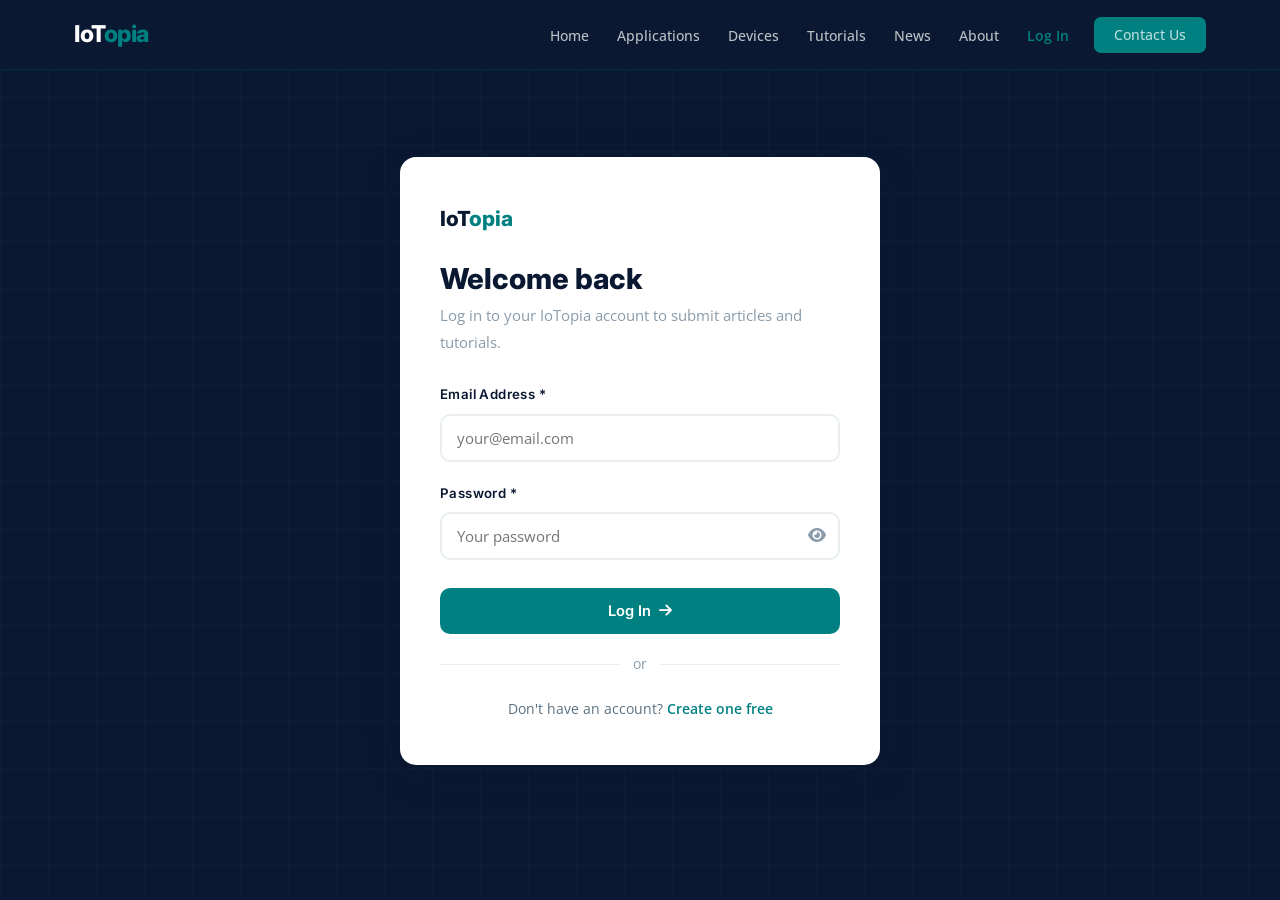
<file: IoTopia_Website (3) (2) (1)/iotopia/dashboard.html>
<!DOCTYPE html>
<html lang="en">
<head>
  <meta charset="UTF-8"/><meta name="viewport" content="width=device-width, initial-scale=1.0"/>
  <meta name="description" content="IoTopia Dashboard – manage your articles and tutorials."/>
  <link rel="stylesheet" href="css/style.css"/>
  <link rel="stylesheet" href="https://cdnjs.cloudflare.com/ajax/libs/font-awesome/6.5.0/css/all.min.css"/>
  <style>
    /* Page-specific internal CSS */
    .dash-welcome {
      background: linear-gradient(135deg, var(--secondary), var(--secondary-lt));
      border-radius: var(--radius-lg);
      padding: 32px 36px;
      color: var(--white);
      margin-bottom: 24px;
    }
    .dash-welcome h2 { color: var(--white); margin-bottom: 6px; }
    .dash-welcome p  { color: rgba(255,255,255,0.68); margin: 0; }
    .dash-stats { display: grid; grid-template-columns: repeat(3,1fr); gap: 16px; margin-bottom: 24px; }
    .dash-stat-box { background: var(--white); border-radius: var(--radius); box-shadow: var(--shadow);
      padding: 20px 16px; text-align: center; }
    .dash-stat-box .dsb-num { font-family: var(--font-heading); font-size: 1.8rem; font-weight: 800;
      color: var(--primary); display: block; }
    .dash-stat-box .dsb-lbl { font-size: 0.78rem; color: var(--grey-mid); text-transform: uppercase;
      letter-spacing: 0.07em; }
    .empty-state { text-align: center; padding: 48px 24px; color: var(--grey-mid); }
    .empty-state i { font-size: 2.5rem; color: var(--grey-light); display: block; margin-bottom: 14px; }
    .empty-state p { margin: 0 0 16px; }
    /* Step inputs */
    .step-fields textarea { min-height: 80px; }
    .form-group textarea { min-height: 100px; }
  </style>
  <title>IoTopia – My Dashboard</title>
</head>
<body>

  <!-- NAV -->
  <nav class="navbar" role="navigation" aria-label="Main navigation">
    <div class="container nav-inner">
      <a href="index.html" class="nav-logo">IoT<span>opia</span></a>
      <ul class="nav-links" role="list">
        <li><a href="index.html">Home</a></li>
        <li><a href="applications.html">Applications</a></li>
        <li><a href="devices.html">Devices</a></li>
        <li><a href="tutorials.html">Tutorials</a></li>
        <li><a href="news.html">News</a></li>
        <li><a href="about.html">About</a></li>
        <li><a href="contact.html" class="btn btn-primary nav-cta">Contact Us</a></li>
      </ul>
      <button class="nav-toggle" aria-label="Toggle navigation menu"><span></span><span></span><span></span></button>
    </div>
  </nav>

  <main id="main-content" style="padding-top: calc(var(--nav-height) + 32px); padding-bottom: 60px;">
    <div class="container">

      <!-- Welcome banner -->
      <div class="dash-welcome">
        <h2 id="dashWelcome">Welcome back!</h2>
        <p>Share your IoT knowledge — submit articles and tutorials to the IoTopia community.</p>
      </div>

      <!-- Stats row -->
      <div class="dash-stats">
        <div class="dash-stat-box">
          <span class="dsb-num" id="statArticles">0</span>
          <span class="dsb-lbl">Articles Published</span>
        </div>
        <div class="dash-stat-box">
          <span class="dsb-num" id="statTutorials">0</span>
          <span class="dsb-lbl">Tutorials Published</span>
        </div>
        <div class="dash-stat-box">
          <span class="dsb-num" id="statJoined">–</span>
          <span class="dsb-lbl">Member Since</span>
        </div>
      </div>

      <div class="dashboard-layout">

        <!-- Sidebar -->
        <aside class="dash-sidebar">
          <div class="dash-avatar-lg" id="sidebarAvatar">?</div>
          <div class="dash-name"  id="sidebarName">Loading…</div>
          <div class="dash-email" id="sidebarEmail"></div>
          <ul class="dash-nav" role="list">
            <li><a href="#" class="active" onclick="showPanel('overview',this);return false;"><i class="fas fa-th-large" aria-hidden="true"></i> Overview</a></li>
            <li><a href="#" onclick="showPanel('submit',this);return false;"><i class="fas fa-upload" aria-hidden="true"></i> Submit Content</a></li>
            <li><a href="#" onclick="showPanel('myarticles',this);return false;"><i class="fas fa-newspaper" aria-hidden="true"></i> My Articles</a></li>
            <li><a href="#" onclick="showPanel('mytutorials',this);return false;"><i class="fas fa-tools" aria-hidden="true"></i> My Tutorials</a></li>
            <li style="margin-top:16px;border-top:1px solid var(--grey-light);padding-top:12px;">
              <a href="#" onclick="IoTopia.logout();return false;" style="color:rgba(239,68,68,0.85)!important;">
                <i class="fas fa-sign-out-alt" aria-hidden="true"></i> Log Out
              </a>
            </li>
          </ul>
        </aside>

        <!-- Main content panels -->
        <div class="dash-content">

          <!-- ── Overview panel ── -->
          <div class="dash-panel active" id="panel-overview">
            <div class="dash-card">
              <h2>Your Content</h2>
              <p class="dash-card-sub">A quick view of everything you have published on IoTopia.</p>
              <div id="overviewList">
                <div class="empty-state">
                  <i class="fas fa-inbox" aria-hidden="true"></i>
                  <p>You have not published any content yet.</p>
                  <a href="#" class="btn btn-primary" onclick="showPanel('submit',null);return false;">
                    Submit Your First Article or Tutorial
                  </a>
                </div>
              </div>
            </div>
          </div>

          <!-- ── Submit content panel ── -->
          <div class="dash-panel" id="panel-submit">
            <div class="dash-card">
              <h2>Submit Content</h2>
              <p class="dash-card-sub">Choose to submit an article (written content) or a tutorial (step-by-step guide).</p>

              <!-- Tab switcher -->
              <div class="upload-tabs">
                <button class="upload-tab active" onclick="switchUploadTab('article',this)">
                  <i class="fas fa-newspaper" aria-hidden="true"></i> Article
                </button>
                <button class="upload-tab" onclick="switchUploadTab('tutorial',this)">
                  <i class="fas fa-tools" aria-hidden="true"></i> Tutorial
                </button>
              </div>

              <!-- Article form -->
              <div class="upload-form-panel active" id="upload-article">
                <div class="auth-alert" id="articleAlert" role="alert"></div>
                <form id="articleForm" novalidate>
                  <div class="form-group">
                    <label for="artTitle">Article Title *</label>
                    <input type="text" id="artTitle" placeholder="e.g. How 5G is Transforming Industrial IoT" aria-required="true"/>
                    <span class="form-error" id="artTitleErr" role="alert"></span>
                  </div>
                  <div class="form-group">
                    <label for="artCategory">Category *</label>
                    <select id="artCategory" aria-required="true">
                      <option value="">Select a category</option>
                      <option value="Smart Home">Smart Home</option>
                      <option value="Healthcare">Healthcare</option>
                      <option value="Industry">Industry</option>
                      <option value="Agriculture">Agriculture</option>
                      <option value="Security">Security</option>
                      <option value="Connectivity">Connectivity</option>
                      <option value="General IoT">General IoT</option>
                    </select>
                    <span class="form-error" id="artCatErr" role="alert"></span>
                  </div>
                  <div class="form-group">
                    <label for="artSummary">Summary * <span class="char-count" id="summaryCount">0 / 200</span></label>
                    <textarea id="artSummary" placeholder="A short summary of your article (max 200 characters)…"
                              maxlength="200" aria-required="true" style="min-height:80px;"></textarea>
                    <span class="form-error" id="artSumErr" role="alert"></span>
                  </div>
                  <div class="form-group">
                    <label for="artContent">Article Body *</label>
                    <textarea id="artContent" placeholder="Write your full article here (minimum 100 characters)…"
                              style="min-height:200px;" aria-required="true"></textarea>
                    <span class="form-error" id="artContentErr" role="alert"></span>
                  </div>
                  <button type="submit" class="btn btn-primary" style="margin-top:8px;">
                    Publish Article <i class="fas fa-paper-plane" aria-hidden="true"></i>
                  </button>
                </form>
              </div>

              <!-- Tutorial form -->
              <div class="upload-form-panel" id="upload-tutorial">
                <div class="auth-alert" id="tutorialAlert" role="alert"></div>
                <form id="tutorialForm" novalidate>
                  <div class="form-group">
                    <label for="tutTitle">Tutorial Title *</label>
                    <input type="text" id="tutTitle" placeholder="e.g. Build a Smart Temperature Sensor with Arduino" aria-required="true"/>
                    <span class="form-error" id="tutTitleErr" role="alert"></span>
                  </div>
                  <div style="display:grid;grid-template-columns:1fr 1fr;gap:16px;">
                    <div class="form-group">
                      <label for="tutDifficulty">Difficulty Level *</label>
                      <select id="tutDifficulty" aria-required="true">
                        <option value="">Select level</option>
                        <option value="Beginner">Beginner</option>
                        <option value="Intermediate">Intermediate</option>
                        <option value="Advanced">Advanced</option>
                      </select>
                      <span class="form-error" id="tutDiffErr" role="alert"></span>
                    </div>
                    <div class="form-group">
                      <label for="tutDuration">Estimated Time *</label>
                      <input type="text" id="tutDuration" placeholder="e.g. 45 minutes" aria-required="true"/>
                      <span class="form-error" id="tutDurErr" role="alert"></span>
                    </div>
                  </div>
                  <div class="form-group">
                    <label for="tutHardware">Hardware / Requirements *</label>
                    <input type="text" id="tutHardware" placeholder="e.g. Arduino Uno, DHT22 sensor, breadboard, jumper wires" aria-required="true"/>
                    <span class="form-error" id="tutHwErr" role="alert"></span>
                  </div>
                  <div class="form-group">
                    <label for="tutIntro">Introduction *</label>
                    <textarea id="tutIntro" placeholder="Describe what this tutorial will teach and what the user will build…" aria-required="true"></textarea>
                    <span class="form-error" id="tutIntroErr" role="alert"></span>
                  </div>

                  <!-- Step builder -->
                  <div class="form-group">
                    <label>Tutorial Steps * <small style="color:var(--grey-mid);font-weight:400;">(add at least 2 steps)</small></label>
                    <div class="step-builder" id="stepBuilder">
                      <!-- Steps inserted by JS -->
                    </div>
                    <button type="button" class="add-step-btn" id="addStepBtn" onclick="addStep()">
                      <i class="fas fa-plus" aria-hidden="true"></i> Add Step
                    </button>
                    <span class="form-error" id="tutStepsErr" role="alert"></span>
                  </div>

                  <button type="submit" class="btn btn-primary" style="margin-top:8px;">
                    Publish Tutorial <i class="fas fa-paper-plane" aria-hidden="true"></i>
                  </button>
                </form>
              </div>
            </div>
          </div>

          <!-- ── My Articles panel ── -->
          <div class="dash-panel" id="panel-myarticles">
            <div class="dash-card">
              <h2>My Articles</h2>
              <p class="dash-card-sub">All articles you have published on IoTopia.</p>
              <div id="myArticlesList"></div>
            </div>
          </div>

          <!-- ── My Tutorials panel ── -->
          <div class="dash-panel" id="panel-mytutorials">
            <div class="dash-card">
              <h2>My Tutorials</h2>
              <p class="dash-card-sub">All tutorials you have published on IoTopia.</p>
              <div id="myTutorialsList"></div>
            </div>
          </div>

        </div><!-- end dash-content -->
      </div><!-- end dashboard-layout -->
    </div>
  </main>

  <script src="js/auth.js"></script>
  <script src="js/main.js"></script>
  <script>
    // ── Guard: redirect if not logged in ──
    var session = IoTopia.getSession();
    if (!session) window.location.href = 'login.html';

    // ── Populate user info ──
    document.getElementById('dashWelcome').textContent   = 'Welcome back, ' + session.name.split(' ')[0] + '!';
    document.getElementById('sidebarAvatar').textContent = session.avatar;
    document.getElementById('sidebarName').textContent   = session.name;
    document.getElementById('sidebarEmail').textContent  = session.email;
    document.getElementById('statJoined').textContent    = session.joined;

    // ── Update stats ──
    function refreshStats() {
      var myArticles  = IoTopia.getArticles().filter(function(a){ return a.authorId === session.id; });
      var myTutorials = IoTopia.getTutorials().filter(function(t){ return t.authorId === session.id; });
      document.getElementById('statArticles').textContent  = myArticles.length;
      document.getElementById('statTutorials').textContent = myTutorials.length;
    }
    refreshStats();

    // ── Panel switcher ──
    function showPanel(id, link) {
      document.querySelectorAll('.dash-panel').forEach(function(p){ p.classList.remove('active'); });
      document.querySelectorAll('.dash-nav a').forEach(function(a){ a.classList.remove('active'); });
      document.getElementById('panel-' + id).classList.add('active');
      if (link) link.classList.add('active');
      if (id === 'myarticles')  renderMyArticles();
      if (id === 'mytutorials') renderMyTutorials();
      if (id === 'overview')    renderOverview();
    }

    // ── Upload tab switcher ──
    function switchUploadTab(id, btn) {
      document.querySelectorAll('.upload-form-panel').forEach(function(p){ p.classList.remove('active'); });
      document.querySelectorAll('.upload-tab').forEach(function(b){ b.classList.remove('active'); });
      document.getElementById('upload-' + id).classList.add('active');
      btn.classList.add('active');
    }

    // ── Step builder ──
    var stepCount = 0;
    function addStep() {
      stepCount++;
      var builder = document.getElementById('stepBuilder');
      var div = document.createElement('div');
      div.className = 'step-item step-fields';
      div.setAttribute('data-step', stepCount);
      div.innerHTML =
        '<span class="step-num-badge">Step ' + stepCount + '</span>' +
        '<button type="button" class="remove-step" onclick="removeStep(this)" aria-label="Remove step"><i class="fas fa-times"></i></button>' +
        '<div class="form-group" style="margin-bottom:10px;">' +
          '<label>Step Title *</label>' +
          '<input type="text" class="step-title" placeholder="e.g. Wire up the sensor" />' +
        '</div>' +
        '<div class="form-group" style="margin-bottom:0;">' +
          '<label>Step Instructions *</label>' +
          '<textarea class="step-content" placeholder="Describe what to do in this step…"></textarea>' +
        '</div>';
      builder.appendChild(div);
    }
    function removeStep(btn) {
      btn.closest('.step-item').remove();
      // Renumber
      document.querySelectorAll('.step-item').forEach(function(el, i){
        el.querySelector('.step-num-badge').textContent = 'Step ' + (i + 1);
      });
    }
    // Add 2 default steps on load
    addStep(); addStep();

    // ── Character counter for summary ──
    document.getElementById('artSummary').addEventListener('input', function(){
      document.getElementById('summaryCount').textContent = this.value.length + ' / 200';
    });

    // ── Article form submission ──
    document.getElementById('articleForm').addEventListener('submit', function(e){
      e.preventDefault();
      var alertEl = document.getElementById('articleAlert');
      alertEl.className = 'auth-alert';

      var title    = document.getElementById('artTitle').value;
      var category = document.getElementById('artCategory').value;
      var summary  = document.getElementById('artSummary').value;
      var content  = document.getElementById('artContent').value;
      var valid = true;

      function showErr(inputId, errId, msg){
        var inp = document.getElementById(inputId);
        if(inp){ inp.classList.add('input-error'); }
        var el = document.getElementById(errId);
        el.textContent = msg; el.classList.add('show');
        valid = false;
      }
      function clearErrs(){
        ['artTitle','artCategory','artSummary','artContent'].forEach(function(id){
          var el = document.getElementById(id);
          if(el) el.classList.remove('input-error');
        });
        ['artTitleErr','artCatErr','artSumErr','artContentErr'].forEach(function(id){
          document.getElementById(id).classList.remove('show');
        });
      }
      clearErrs();

      if (title.trim().length < 5)    showErr('artTitle',   'artTitleErr',   'Please enter a title (at least 5 characters).');
      if (!category)                  showErr('artCategory','artCatErr',     'Please select a category.');
      if (summary.trim().length < 20) showErr('artSummary', 'artSumErr',     'Please enter a summary (at least 20 characters).');
      if (content.trim().length < 100)showErr('artContent', 'artContentErr', 'Please write your article (at least 100 characters).');

      if (!valid) return;

      var result = IoTopia.submitArticle(title, category, summary, content);
      if (result.ok) {
        alertEl.className = 'auth-alert success';
        alertEl.textContent = '✓ Article published successfully! It is now live on the News page.';
        document.getElementById('articleForm').reset();
        document.getElementById('summaryCount').textContent = '0 / 200';
        refreshStats();
      } else {
        alertEl.className = 'auth-alert error';
        alertEl.textContent = result.msg;
      }
    });

    // ── Tutorial form submission ──
    document.getElementById('tutorialForm').addEventListener('submit', function(e){
      e.preventDefault();
      var alertEl = document.getElementById('tutorialAlert');
      alertEl.className = 'auth-alert';

      var title      = document.getElementById('tutTitle').value;
      var difficulty = document.getElementById('tutDifficulty').value;
      var duration   = document.getElementById('tutDuration').value;
      var hardware   = document.getElementById('tutHardware').value;
      var intro      = document.getElementById('tutIntro').value;
      var valid = true;

      // Collect steps
      var steps = [];
      document.querySelectorAll('#stepBuilder .step-item').forEach(function(el){
        var t = el.querySelector('.step-title').value.trim();
        var c = el.querySelector('.step-content').value.trim();
        steps.push({ title: t, content: c });
      });

      function showErr(inputId, errId, msg){
        var inp = document.getElementById(inputId);
        if(inp){ inp.classList.add('input-error'); }
        var el = document.getElementById(errId);
        el.textContent = msg; el.classList.add('show');
        valid = false;
      }
      function clearErrs(){
        ['tutTitle','tutDifficulty','tutDuration','tutHardware','tutIntro'].forEach(function(id){
          var el = document.getElementById(id);
          if(el) el.classList.remove('input-error');
        });
        ['tutTitleErr','tutDiffErr','tutDurErr','tutHwErr','tutIntroErr','tutStepsErr'].forEach(function(id){
          document.getElementById(id).classList.remove('show');
        });
      }
      clearErrs();

      if (title.trim().length < 5)    showErr('tutTitle',      'tutTitleErr',  'Please enter a title (at least 5 characters).');
      if (!difficulty)                showErr('tutDifficulty',  'tutDiffErr',   'Please select a difficulty level.');
      if (!duration.trim())           showErr('tutDuration',    'tutDurErr',    'Please enter an estimated time.');
      if (!hardware.trim())           showErr('tutHardware',    'tutHwErr',     'Please list the required hardware.');
      if (intro.trim().length < 30)   showErr('tutIntro',       'tutIntroErr',  'Please write an introduction (at least 30 characters).');
      if (steps.length < 2 || steps.some(function(s){ return !s.title || !s.content; })){
        var el = document.getElementById('tutStepsErr');
        el.textContent = 'Please add at least 2 complete steps (each needs a title and instructions).';
        el.classList.add('show');
        valid = false;
      }

      if (!valid) return;

      var result = IoTopia.submitTutorial(title, difficulty, duration, hardware, intro, steps);
      if (result.ok) {
        alertEl.className = 'auth-alert success';
        alertEl.textContent = '✓ Tutorial published successfully! It is now live on the Tutorials page.';
        document.getElementById('tutorialForm').reset();
        // Reset step builder
        document.getElementById('stepBuilder').innerHTML = '';
        stepCount = 0;
        addStep(); addStep();
        refreshStats();
      } else {
        alertEl.className = 'auth-alert error';
        alertEl.textContent = result.msg;
      }
    });

    // ── Render overview ──
    function renderOverview() {
      var myArticles  = IoTopia.getArticles().filter(function(a){ return a.authorId === session.id; });
      var myTutorials = IoTopia.getTutorials().filter(function(t){ return t.authorId === session.id; });
      var container   = document.getElementById('overviewList');

      if (!myArticles.length && !myTutorials.length) {
        container.innerHTML = '<div class="empty-state"><i class="fas fa-inbox"></i><p>You have not published any content yet.</p>' +
          '<a href="#" class="btn btn-primary" onclick="showPanel(\'submit\',null);return false;">Submit Your First Content</a></div>';
        return;
      }

      var html = '';
      myArticles.concat(myTutorials).sort(function(a,b){ return b.id - a.id; }).forEach(function(item){
        var type  = item.steps ? 'Tutorial' : 'Article';
        var icon  = item.steps ? 'fa-tools' : 'fa-newspaper';
        var badge = item.steps ? (item.difficulty || 'Tutorial') : (item.category || 'Article');
        html += '<div class="my-content-card">' +
          '<i class="fas ' + icon + '" style="color:var(--primary);font-size:1.2rem;margin-top:2px;"></i>' +
          '<div style="flex:1;">' +
            '<h4>' + item.title + '</h4>' +
            '<p class="mcc-meta">' + type + ' · ' + badge + ' · ' + item.date + '</p>' +
          '</div>' +
          '<div class="mcc-actions">' +
            '<button class="mcc-del" onclick="' + (item.steps ? 'delTut' : 'delArt') + '(' + item.id + ')">Delete</button>' +
          '</div></div>';
      });
      container.innerHTML = html;
    }

    // ── Render my articles ──
    function renderMyArticles() {
      var list = IoTopia.getArticles().filter(function(a){ return a.authorId === session.id; });
      var container = document.getElementById('myArticlesList');
      if (!list.length) {
        container.innerHTML = '<div class="empty-state"><i class="fas fa-newspaper"></i><p>No articles yet.</p>' +
          '<a href="#" class="btn btn-ghost" onclick="showPanel(\'submit\',null);switchUploadTab(\'article\',document.querySelector(\'.upload-tab\'));return false;">Write an Article</a></div>';
        return;
      }
      container.innerHTML = list.map(function(a){
        return '<div class="my-content-card">' +
          '<i class="fas fa-newspaper" style="color:var(--primary);font-size:1.2rem;margin-top:2px;"></i>' +
          '<div style="flex:1;">' +
            '<h4>' + a.title + '</h4>' +
            '<p class="mcc-meta">' + a.category + ' · ' + a.date + '</p>' +
            '<p style="font-size:0.88rem;color:var(--text-muted);margin-top:4px;">' + a.summary + '</p>' +
          '</div>' +
          '<div class="mcc-actions"><button class="mcc-del" onclick="delArt(' + a.id + ')">Delete</button></div>' +
        '</div>';
      }).join('');
    }

    // ── Render my tutorials ──
    function renderMyTutorials() {
      var list = IoTopia.getTutorials().filter(function(t){ return t.authorId === session.id; });
      var container = document.getElementById('myTutorialsList');
      if (!list.length) {
        container.innerHTML = '<div class="empty-state"><i class="fas fa-tools"></i><p>No tutorials yet.</p>' +
          '<a href="#" class="btn btn-ghost" onclick="showPanel(\'submit\',null);return false;">Write a Tutorial</a></div>';
        return;
      }
      container.innerHTML = list.map(function(t){
        return '<div class="my-content-card">' +
          '<i class="fas fa-tools" style="color:var(--primary);font-size:1.2rem;margin-top:2px;"></i>' +
          '<div style="flex:1;">' +
            '<h4>' + t.title + '</h4>' +
            '<p class="mcc-meta">' + t.difficulty + ' · ' + t.duration + ' · ' + t.steps.length + ' steps · ' + t.date + '</p>' +
            '<p style="font-size:0.88rem;color:var(--text-muted);margin-top:4px;">' + t.intro.substring(0, 120) + (t.intro.length > 120 ? '…' : '') + '</p>' +
          '</div>' +
          '<div class="mcc-actions"><button class="mcc-del" onclick="delTut(' + t.id + ')">Delete</button></div>' +
        '</div>';
      }).join('');
    }

    function delArt(id) {
      if (!confirm('Delete this article? This cannot be undone.')) return;
      IoTopia.deleteArticle(id);
      refreshStats();
      renderMyArticles();
      renderOverview();
    }
    function delTut(id) {
      if (!confirm('Delete this tutorial? This cannot be undone.')) return;
      IoTopia.deleteTutorial(id);
      refreshStats();
      renderMyTutorials();
      renderOverview();
    }

    // Init overview on load
    renderOverview();
  </script>
</body>
</html>
</file>
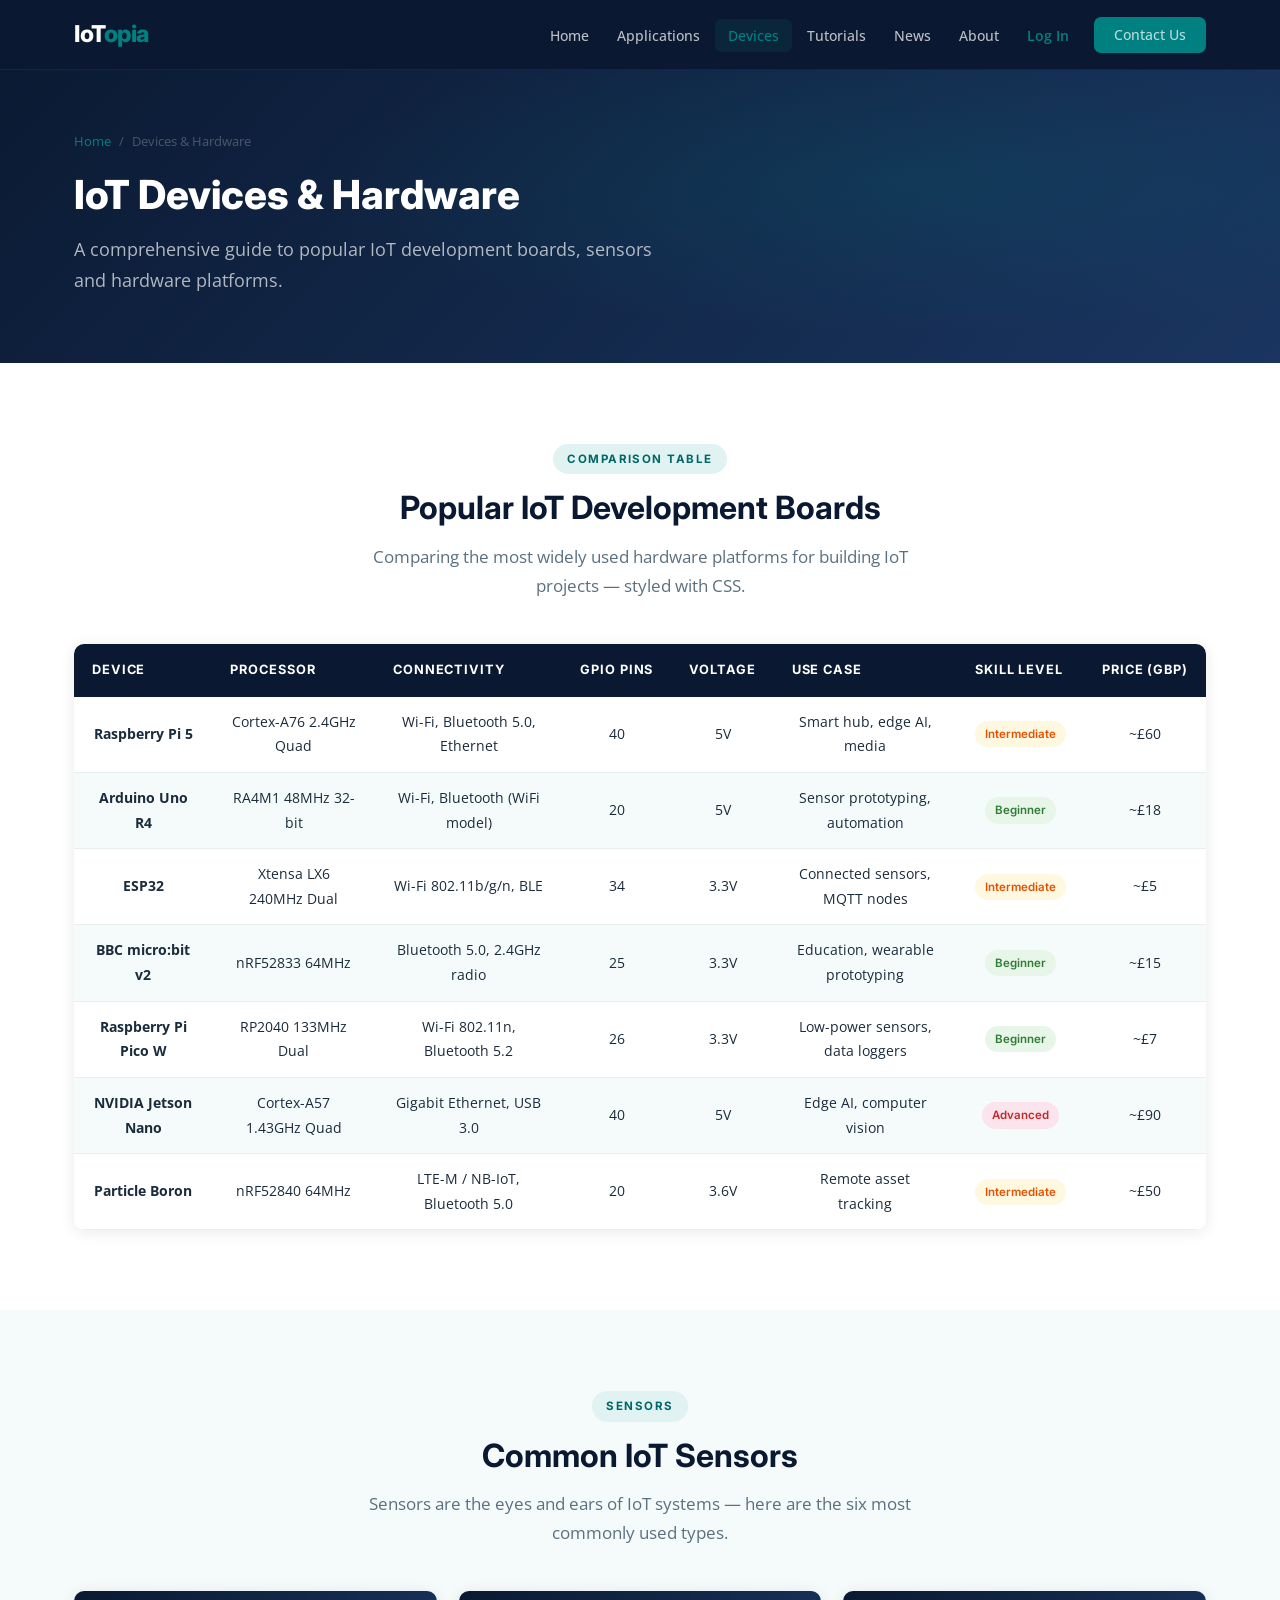
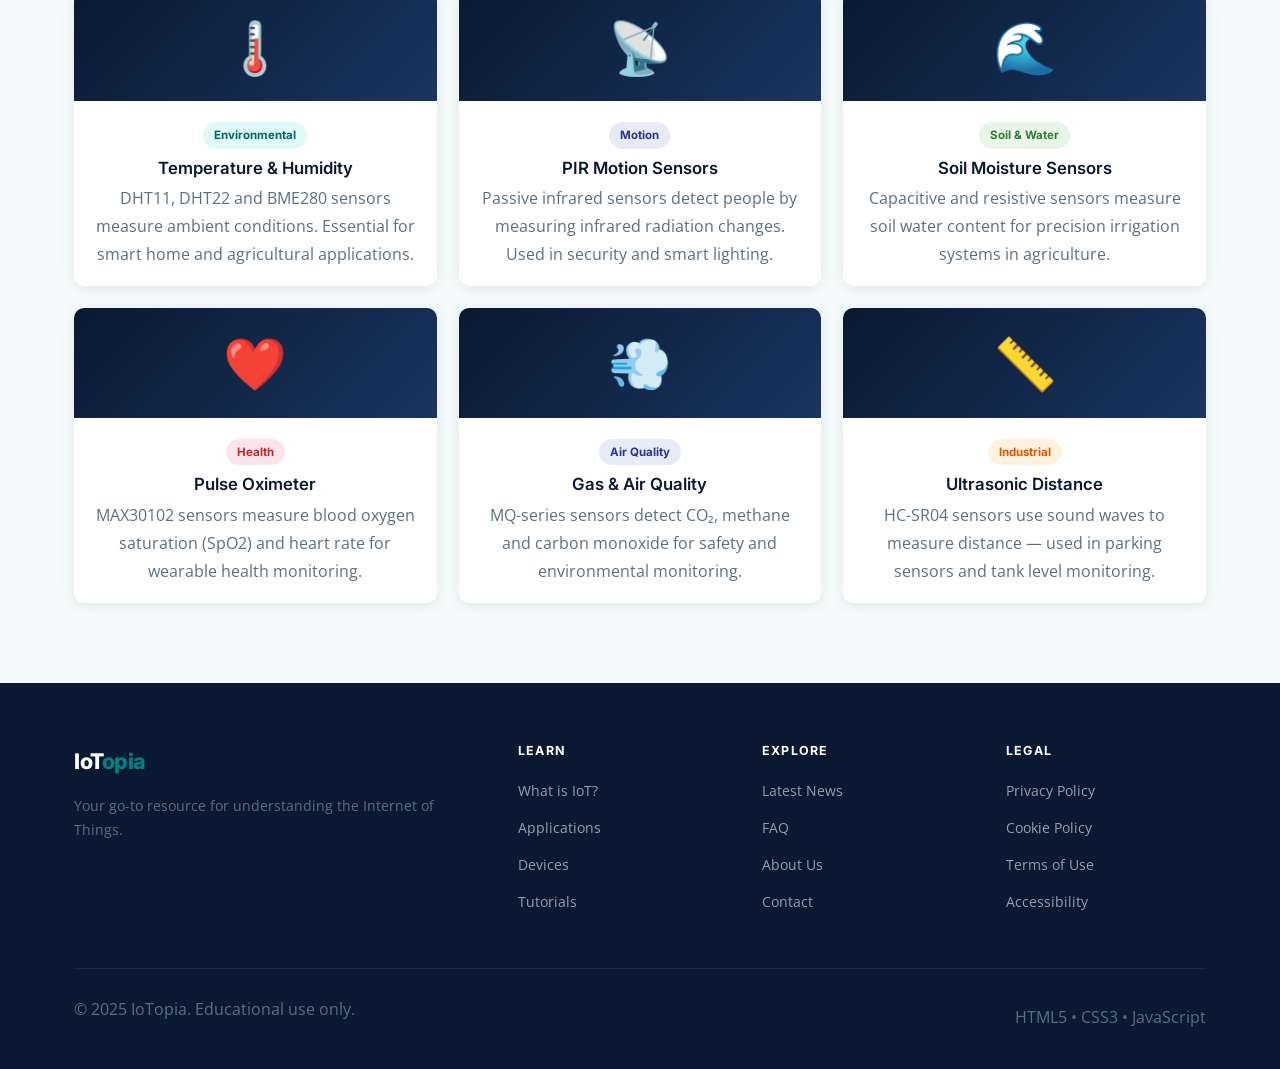
<file: IoTopia_Website (3) (2) (1)/iotopia/devices.html>
<!DOCTYPE html>
<html lang="en">
<head>
  <meta charset="UTF-8"/><meta name="viewport" content="width=device-width, initial-scale=1.0"/>
  <meta name="description" content="IoTopia – IoT Devices and Hardware. Compare popular development boards and explore common sensor types."/>
  <link rel="stylesheet" href="css/style.css"/>
  <link rel="stylesheet" href="https://cdnjs.cloudflare.com/ajax/libs/font-awesome/6.5.0/css/all.min.css"/>
  <!-- Internal CSS -->
  <style>
    /* Device cards grid (6 sensors as per content plan) */
    .device-grid { display:grid; grid-template-columns:repeat(3,1fr); gap:22px; }
    .device-card { background:var(--white); border-radius:var(--radius); box-shadow:var(--shadow); overflow:hidden; transition:transform var(--transition),box-shadow var(--transition); }
    .device-card:hover { transform:translateY(-4px); box-shadow:var(--shadow-lg); }
    .device-img { height:110px; background:linear-gradient(135deg,var(--secondary),var(--secondary-lt)); display:flex; align-items:center; justify-content:center; font-size:3.2rem; }
    .device-body { padding:18px; }
    .device-body h4 { margin-bottom:6px; }
    .d-badge { display:inline-block; padding:3px 11px; border-radius:100px; font-size:0.72rem; font-weight:700; font-family:var(--font-heading); margin-bottom:9px; }
    .d-consumer   { background:#E0FAF8; color:#006666; }
    .d-industrial { background:#FFF3E0; color:#E65100; }
    .d-healthcare { background:#FCE4EC; color:#C62828; }
    .d-smartcity  { background:#E8EAF6; color:#283593; }
    .d-agri       { background:#E8F5E9; color:#2E7D32; }
    @media(max-width:768px){ .device-grid{ grid-template-columns:1fr; } }
  </style>
  <title>IoTopia – IoT Devices &amp; Hardware</title>
</head>
<body>
  <a href="#main-content" class="skip-link">Skip to main content</a>
  <nav class="navbar" role="navigation" aria-label="Main navigation">
    <div class="container nav-inner">
      <a href="index.html" class="nav-logo">IoT<span>opia</span></a>
      <ul class="nav-links" role="list">
        <li><a href="index.html">Home</a></li>
        <li><a href="applications.html">Applications</a></li>
        <li><a href="devices.html" class="active">Devices</a></li>
        <li><a href="tutorials.html">Tutorials</a></li>
        <li><a href="news.html">News</a></li>
        <li><a href="about.html">About</a></li>
        <li><a href="contact.html" class="btn btn-primary nav-cta">Contact Us</a></li>
      </ul>
      <button class="nav-toggle" aria-label="Toggle navigation menu"><span></span><span></span><span></span></button>
    </div>
  </nav>
  <header class="page-header">
    <div class="container">
      <nav class="breadcrumb" aria-label="Breadcrumb"><a href="index.html">Home</a><span>/</span><span aria-current="page">Devices &amp; Hardware</span></nav>
      <h1>IoT Devices &amp; Hardware</h1>
      <p>A comprehensive guide to popular IoT development boards, sensors and hardware platforms.</p>
    </div>
  </header>
  <main id="main-content">

    <!-- HTML Table: 8 columns x 7 data rows (required: 4+ cols, 4+ rows, CSS styled) -->
    <section class="section" style="background:var(--white);" aria-labelledby="table-heading">
      <div class="container text-center">
        <span class="tag">Comparison Table</span>
        <h2 id="table-heading" class="section-title">Popular IoT Development Boards</h2>
        <p class="section-lead">Comparing the most widely used hardware platforms for building IoT projects — styled with CSS.</p>
        <div class="table-wrap reveal">
          <table aria-label="IoT development boards comparison">
            <thead>
              <tr>
                <th scope="col">Device</th>
                <th scope="col">Processor</th>
                <th scope="col">Connectivity</th>
                <th scope="col">GPIO Pins</th>
                <th scope="col">Voltage</th>
                <th scope="col">Use Case</th>
                <th scope="col">Skill Level</th>
                <th scope="col">Price (GBP)</th>
              </tr>
            </thead>
            <tbody>
              <tr><td><strong>Raspberry Pi 5</strong></td><td>Cortex-A76 2.4GHz Quad</td><td>Wi-Fi, Bluetooth 5.0, Ethernet</td><td>40</td><td>5V</td><td>Smart hub, edge AI, media</td><td><span class="tbl-badge tbl-intermediate">Intermediate</span></td><td>~£60</td></tr>
              <tr><td><strong>Arduino Uno R4</strong></td><td>RA4M1 48MHz 32-bit</td><td>Wi-Fi, Bluetooth (WiFi model)</td><td>20</td><td>5V</td><td>Sensor prototyping, automation</td><td><span class="tbl-badge tbl-beginner">Beginner</span></td><td>~£18</td></tr>
              <tr><td><strong>ESP32</strong></td><td>Xtensa LX6 240MHz Dual</td><td>Wi-Fi 802.11b/g/n, BLE</td><td>34</td><td>3.3V</td><td>Connected sensors, MQTT nodes</td><td><span class="tbl-badge tbl-intermediate">Intermediate</span></td><td>~£5</td></tr>
              <tr><td><strong>BBC micro:bit v2</strong></td><td>nRF52833 64MHz</td><td>Bluetooth 5.0, 2.4GHz radio</td><td>25</td><td>3.3V</td><td>Education, wearable prototyping</td><td><span class="tbl-badge tbl-beginner">Beginner</span></td><td>~£15</td></tr>
              <tr><td><strong>Raspberry Pi Pico W</strong></td><td>RP2040 133MHz Dual</td><td>Wi-Fi 802.11n, Bluetooth 5.2</td><td>26</td><td>3.3V</td><td>Low-power sensors, data loggers</td><td><span class="tbl-badge tbl-beginner">Beginner</span></td><td>~£7</td></tr>
              <tr><td><strong>NVIDIA Jetson Nano</strong></td><td>Cortex-A57 1.43GHz Quad</td><td>Gigabit Ethernet, USB 3.0</td><td>40</td><td>5V</td><td>Edge AI, computer vision</td><td><span class="tbl-badge tbl-advanced">Advanced</span></td><td>~£90</td></tr>
              <tr><td><strong>Particle Boron</strong></td><td>nRF52840 64MHz</td><td>LTE-M / NB-IoT, Bluetooth 5.0</td><td>20</td><td>3.6V</td><td>Remote asset tracking</td><td><span class="tbl-badge tbl-intermediate">Intermediate</span></td><td>~£50</td></tr>
            </tbody>
          </table>
        </div>
      </div>
    </section>

    <!-- 6 sensor cards (content plan: sensor type descriptions) -->
    <section class="section" style="background:var(--bg);" aria-labelledby="sensors-heading">
      <div class="container text-center">
        <span class="tag">Sensors</span>
        <h2 id="sensors-heading" class="section-title">Common IoT Sensors</h2>
        <p class="section-lead">Sensors are the eyes and ears of IoT systems — here are the six most commonly used types.</p>
        <div class="device-grid reveal">
          <div class="device-card">
            <div class="device-img" aria-hidden="true">🌡️</div>
            <div class="device-body">
              <span class="d-badge d-consumer">Environmental</span>
              <h4>Temperature &amp; Humidity</h4>
              <p>DHT11, DHT22 and BME280 sensors measure ambient conditions. Essential for smart home and agricultural applications.</p>
            </div>
          </div>
          <div class="device-card">
            <div class="device-img" aria-hidden="true">📡</div>
            <div class="device-body">
              <span class="d-badge d-smartcity">Motion</span>
              <h4>PIR Motion Sensors</h4>
              <p>Passive infrared sensors detect people by measuring infrared radiation changes. Used in security and smart lighting.</p>
            </div>
          </div>
          <div class="device-card">
            <div class="device-img" aria-hidden="true">🌊</div>
            <div class="device-body">
              <span class="d-badge d-agri">Soil &amp; Water</span>
              <h4>Soil Moisture Sensors</h4>
              <p>Capacitive and resistive sensors measure soil water content for precision irrigation systems in agriculture.</p>
            </div>
          </div>
          <div class="device-card">
            <div class="device-img" aria-hidden="true">❤️</div>
            <div class="device-body">
              <span class="d-badge d-healthcare">Health</span>
              <h4>Pulse Oximeter</h4>
              <p>MAX30102 sensors measure blood oxygen saturation (SpO2) and heart rate for wearable health monitoring.</p>
            </div>
          </div>
          <div class="device-card">
            <div class="device-img" aria-hidden="true">💨</div>
            <div class="device-body">
              <span class="d-badge d-smartcity">Air Quality</span>
              <h4>Gas &amp; Air Quality</h4>
              <p>MQ-series sensors detect CO₂, methane and carbon monoxide for safety and environmental monitoring.</p>
            </div>
          </div>
          <div class="device-card">
            <div class="device-img" aria-hidden="true">📏</div>
            <div class="device-body">
              <span class="d-badge d-industrial">Industrial</span>
              <h4>Ultrasonic Distance</h4>
              <p>HC-SR04 sensors use sound waves to measure distance — used in parking sensors and tank level monitoring.</p>
            </div>
          </div>
        </div>
      </div>
    </section>

  </main>
  <footer role="contentinfo">
    <div class="container">
      <div class="footer-grid">
        <div class="footer-brand"><a href="index.html" class="nav-logo">IoT<span>opia</span></a><p>Your go-to resource for understanding the Internet of Things.</p></div>
        <div class="footer-col"><h4>Learn</h4><ul><li><a href="applications.html">What is IoT?</a></li><li><a href="applications.html">Applications</a></li><li><a href="devices.html">Devices</a></li><li><a href="tutorials.html">Tutorials</a></li></ul></div>
        <div class="footer-col"><h4>Explore</h4><ul><li><a href="news.html">Latest News</a></li><li><a href="contact.html">FAQ</a></li><li><a href="about.html">About Us</a></li><li><a href="contact.html">Contact</a></li></ul></div>
        <div class="footer-col"><h4>Legal</h4><ul><li><a href="#">Privacy Policy</a></li><li><a href="#">Cookie Policy</a></li><li><a href="#">Terms of Use</a></li><li><a href="#">Accessibility</a></li></ul></div>
      </div>
      <div class="footer-bottom"><p>&copy; 2025 IoTopia. Educational use only.</p><p>HTML5 &bull; CSS3 &bull; JavaScript</p></div>
    </div>
  </footer>
  <button id="scrollTop" aria-label="Scroll back to top"><i class="fas fa-chevron-up"></i></button>
  <script src="js/auth.js"></script>
  <script src="js/main.js"></script>
</body>
</html>
</file>
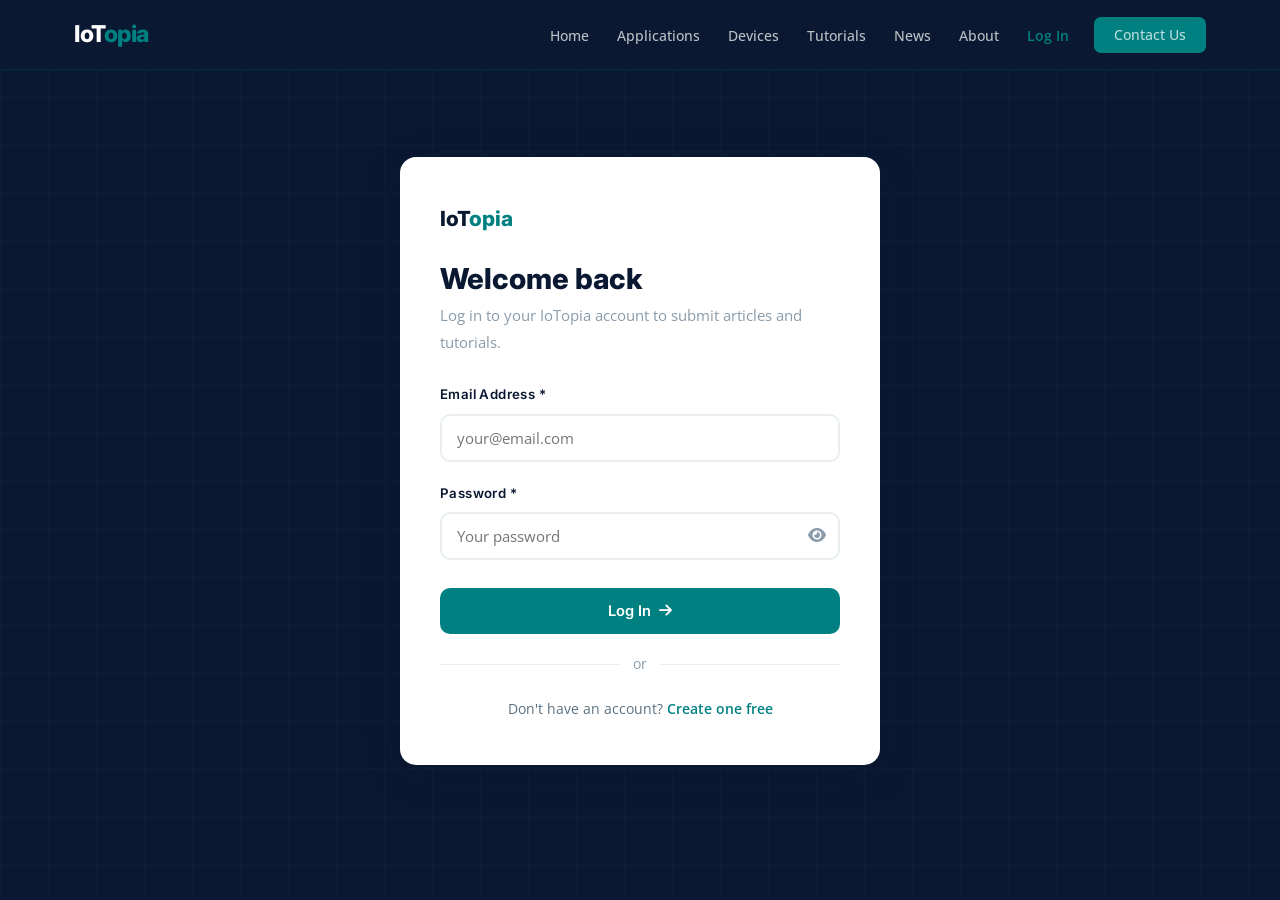
<file: IoTopia_Website (3) (2) (1)/iotopia/login.html>
<!DOCTYPE html>
<html lang="en">
<head>
  <meta charset="UTF-8"/><meta name="viewport" content="width=device-width, initial-scale=1.0"/>
  <meta name="description" content="IoTopia – Log in to your account to submit articles and tutorials."/>
  <link rel="stylesheet" href="css/style.css"/>
  <link rel="stylesheet" href="https://cdnjs.cloudflare.com/ajax/libs/font-awesome/6.5.0/css/all.min.css"/>
  <title>IoTopia – Log In</title>
</head>
<body>

  <!-- NAV -->
  <nav class="navbar" role="navigation" aria-label="Main navigation">
    <div class="container nav-inner">
      <a href="index.html" class="nav-logo">IoT<span>opia</span></a>
      <ul class="nav-links" role="list">
        <li><a href="index.html">Home</a></li>
        <li><a href="applications.html">Applications</a></li>
        <li><a href="devices.html">Devices</a></li>
        <li><a href="tutorials.html">Tutorials</a></li>
        <li><a href="news.html">News</a></li>
        <li><a href="about.html">About</a></li>
        <li><a href="contact.html" class="btn btn-primary nav-cta">Contact Us</a></li>
      </ul>
      <button class="nav-toggle" aria-label="Toggle navigation menu"><span></span><span></span><span></span></button>
    </div>
  </nav>

  <!-- LOGIN FORM -->
  <main class="auth-page" id="main-content">
    <div class="auth-card">
      <a href="index.html" class="auth-logo">IoT<span>opia</span></a>
      <h1>Welcome back</h1>
      <p class="auth-sub">Log in to your IoTopia account to submit articles and tutorials.</p>

      <div class="auth-alert" id="loginAlert" role="alert"></div>

      <form id="loginForm" novalidate>
        <div class="form-group">
          <label for="loginEmail">Email Address *</label>
          <input type="email" id="loginEmail" name="email" placeholder="your@email.com"
                 autocomplete="email" aria-required="true"/>
          <span class="form-error" id="loginEmailErr" role="alert"></span>
        </div>
        <div class="form-group">
          <label for="loginPassword">Password *</label>
          <!-- Inline CSS to show/hide password button -->
          <div style="position:relative;">
            <input type="password" id="loginPassword" name="password" placeholder="Your password"
                   autocomplete="current-password" aria-required="true" style="padding-right:48px;"/>
            <button type="button" onclick="togglePwd('loginPassword',this)"
                    style="position:absolute;right:14px;top:50%;transform:translateY(-50%);background:none;border:none;cursor:pointer;color:var(--grey-mid);font-size:1rem;"
                    aria-label="Toggle password visibility">
              <i class="fas fa-eye" aria-hidden="true"></i>
            </button>
          </div>
          <span class="form-error" id="loginPasswordErr" role="alert"></span>
        </div>
        <button type="submit" class="btn btn-primary" style="width:100%;justify-content:center;padding:14px;margin-top:8px;">
          Log In <i class="fas fa-arrow-right" aria-hidden="true"></i>
        </button>
      </form>

      <div class="auth-divider"><span>or</span></div>
      <div class="auth-switch">
        Don't have an account? <a href="register.html">Create one free</a>
      </div>
    </div>
  </main>

  <script src="js/auth.js"></script>
  <script src="js/main.js"></script>
  <script>
    // Redirect if already logged in
    if (IoTopia.isLoggedIn()) window.location.href = 'dashboard.html';

    function togglePwd(id, btn) {
      var inp = document.getElementById(id);
      var isText = inp.type === 'text';
      inp.type = isText ? 'password' : 'text';
      btn.querySelector('i').className = isText ? 'fas fa-eye' : 'fas fa-eye-slash';
    }

    document.getElementById('loginForm').addEventListener('submit', function(e) {
      e.preventDefault();
      var email    = document.getElementById('loginEmail').value;
      var password = document.getElementById('loginPassword').value;
      var alert    = document.getElementById('loginAlert');
      var emailErr = document.getElementById('loginEmailErr');
      var pwdErr   = document.getElementById('loginPasswordErr');

      // Reset errors
      alert.className = 'auth-alert';
      emailErr.classList.remove('show');
      pwdErr.classList.remove('show');

      var valid = true;
      if (!email.trim()) {
        emailErr.textContent = 'Please enter your email address.';
        emailErr.classList.add('show');
        document.getElementById('loginEmail').classList.add('input-error');
        valid = false;
      }
      if (!password) {
        pwdErr.textContent = 'Please enter your password.';
        pwdErr.classList.add('show');
        document.getElementById('loginPassword').classList.add('input-error');
        valid = false;
      }
      if (!valid) return;

      var result = IoTopia.login(email, password);
      if (result.ok) {
        alert.className = 'auth-alert success';
        alert.textContent = 'Login successful! Redirecting to your dashboard…';
        setTimeout(function() { window.location.href = 'dashboard.html'; }, 1000);
      } else {
        alert.className = 'auth-alert error';
        alert.textContent = result.msg;
      }
    });
  </script>
</body>
</html>
</file>
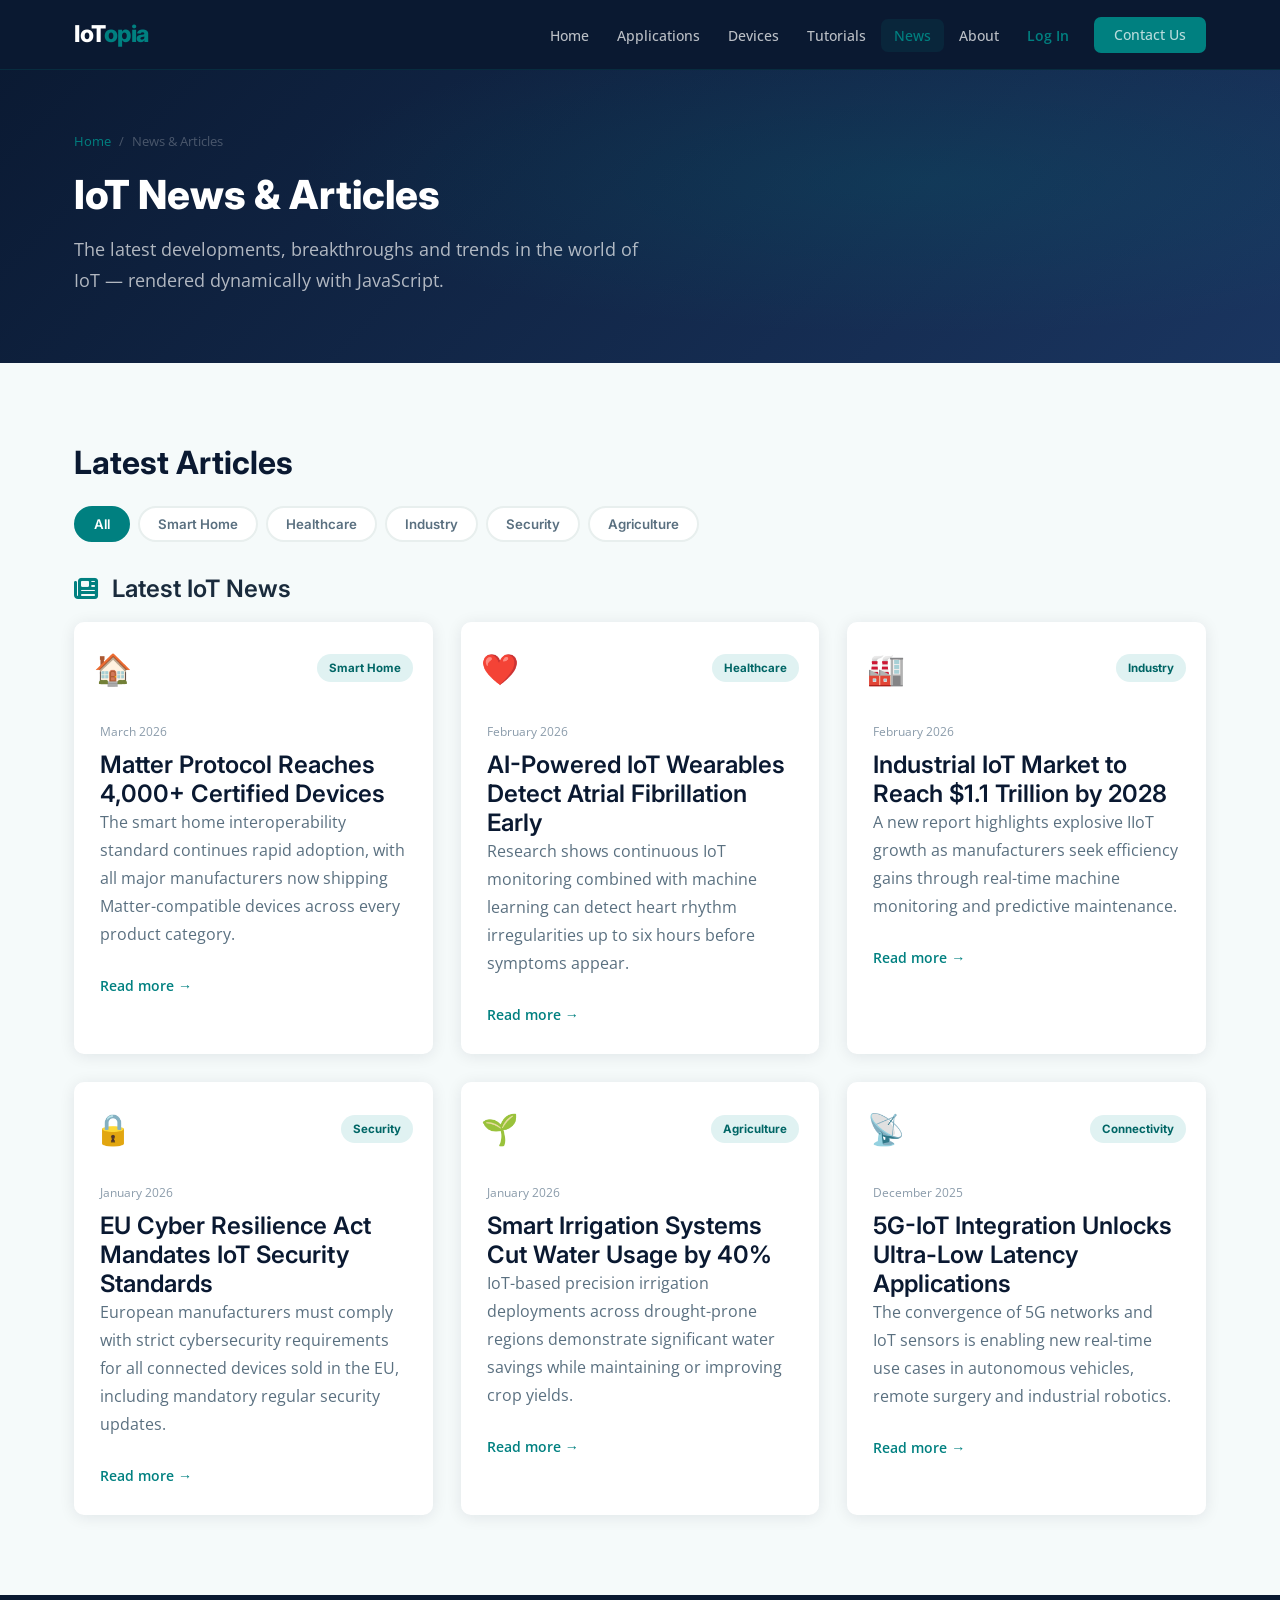
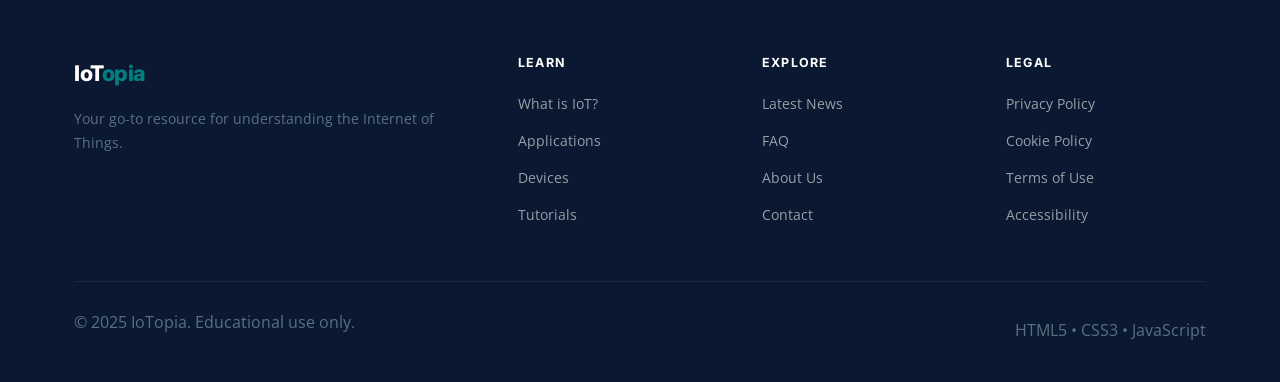
<file: IoTopia_Website (3) (2) (1)/iotopia/news.html>
<!DOCTYPE html>
<html lang="en">
<head>
  <meta charset="UTF-8"/><meta name="viewport" content="width=device-width, initial-scale=1.0"/>
  <meta name="description" content="IoTopia – Latest IoT news and articles. Stay updated with developments in the Internet of Things."/>
  <link rel="stylesheet" href="css/style.css"/>
  <link rel="stylesheet" href="https://cdnjs.cloudflare.com/ajax/libs/font-awesome/6.5.0/css/all.min.css"/>
  <!-- Internal CSS -->
  <style>
    .filter-bar { display:flex; gap:8px; flex-wrap:wrap; margin-bottom:32px; }
    .filter-btn { padding:8px 18px; border-radius:100px; border:2px solid var(--grey-light); background:var(--white); font-family:var(--font-heading); font-size:0.83rem; font-weight:600; color:var(--text-muted); cursor:pointer; transition:all var(--transition); }
    .filter-btn:hover,.filter-btn.active { background:var(--primary); border-color:var(--primary); color:var(--white); }
    /* News card styles used by JS-rendered cards */
    .news-card .news-top { display:flex; align-items:center; justify-content:space-between; padding:20px 20px 0; }
    .news-icon { font-size:1.9rem; }
    .news-tag { background:var(--accent); color:var(--primary-dark); font-family:var(--font-heading); font-size:0.72rem; font-weight:700; padding:4px 12px; border-radius:100px; }
    .news-date { font-size:0.78rem; color:var(--grey-mid); margin-bottom:7px; }
    .news-more { color:var(--primary); font-weight:600; font-size:0.88rem; display:inline-block; margin-top:10px; }
  </style>
  <title>IoTopia – News &amp; Articles</title>
</head>
<body>
  <a href="#main-content" class="skip-link">Skip to main content</a>
  <nav class="navbar" role="navigation" aria-label="Main navigation">
    <div class="container nav-inner">
      <a href="index.html" class="nav-logo">IoT<span>opia</span></a>
      <ul class="nav-links" role="list">
        <li><a href="index.html">Home</a></li>
        <li><a href="applications.html">Applications</a></li>
        <li><a href="devices.html">Devices</a></li>
        <li><a href="tutorials.html">Tutorials</a></li>
        <li><a href="news.html" class="active">News</a></li>
        <li><a href="about.html">About</a></li>
        <li><a href="contact.html" class="btn btn-primary nav-cta">Contact Us</a></li>
      </ul>
      <button class="nav-toggle" aria-label="Toggle navigation menu"><span></span><span></span><span></span></button>
    </div>
  </nav>
  <header class="page-header">
    <div class="container">
      <nav class="breadcrumb" aria-label="Breadcrumb"><a href="index.html">Home</a><span>/</span><span aria-current="page">News &amp; Articles</span></nav>
      <h1>IoT News &amp; Articles</h1>
      <p>The latest developments, breakthroughs and trends in the world of IoT — rendered dynamically with JavaScript.</p>
    </div>
  </header>
  <main id="main-content">
    <section class="section" style="background:var(--bg);" aria-labelledby="news-heading">
      <div class="container">
        <h2 id="news-heading" class="section-title" style="margin-bottom:24px;">Latest Articles</h2>
        <!-- Filter buttons (content plan: filter buttons) -->
        <div class="filter-bar" role="group" aria-label="Filter articles by category">
          <button class="filter-btn active">All</button>
          <button class="filter-btn">Smart Home</button>
          <button class="filter-btn">Healthcare</button>
          <button class="filter-btn">Industry</button>
          <button class="filter-btn">Security</button>
          <button class="filter-btn">Agriculture</button>
        </div>
        <!-- JS dynamically renders 6 article cards here (content plan) -->
        <div id="userArticlesSection" style="margin-bottom:40px;display:none;">
          <h3 style="margin-bottom:18px;color:var(--navy);font-family:var(--font-heading);">
            <i class="fas fa-users" style="color:var(--primary);margin-right:8px;"></i>
            Community Articles
          </h3>
          <div id="userArticlesGrid" class="grid-3" style="margin-bottom:16px;"></div>
          <hr style="border:none;border-top:1px solid var(--grey-light);margin-bottom:32px;"/>
        </div>
        <h3 style="margin-bottom:18px;color:var(--navy);font-family:var(--font-heading);">
          <i class="fas fa-newspaper" style="color:var(--primary);margin-right:8px;"></i>
          Latest IoT News
        </h3>
        <div id="newsGrid" class="grid-3" aria-label="IoT news articles" aria-live="polite"></div>
      </div>
    </section>
  </main>
  <footer role="contentinfo">
    <div class="container">
      <div class="footer-grid">
        <div class="footer-brand"><a href="index.html" class="nav-logo">IoT<span>opia</span></a><p>Your go-to resource for understanding the Internet of Things.</p></div>
        <div class="footer-col"><h4>Learn</h4><ul><li><a href="applications.html">What is IoT?</a></li><li><a href="applications.html">Applications</a></li><li><a href="devices.html">Devices</a></li><li><a href="tutorials.html">Tutorials</a></li></ul></div>
        <div class="footer-col"><h4>Explore</h4><ul><li><a href="news.html">Latest News</a></li><li><a href="contact.html">FAQ</a></li><li><a href="about.html">About Us</a></li><li><a href="contact.html">Contact</a></li></ul></div>
        <div class="footer-col"><h4>Legal</h4><ul><li><a href="#">Privacy Policy</a></li><li><a href="#">Cookie Policy</a></li><li><a href="#">Terms of Use</a></li><li><a href="#">Accessibility</a></li></ul></div>
      </div>
      <div class="footer-bottom"><p>&copy; 2025 IoTopia. Educational use only.</p><p>HTML5 &bull; CSS3 &bull; JavaScript</p></div>
    </div>
  </footer>
  <button id="scrollTop" aria-label="Scroll back to top"><i class="fas fa-chevron-up"></i></button>
  <script src="js/auth.js"></script>
  <script src="js/main.js"></script>
  <script>
    document.addEventListener('DOMContentLoaded', function() {
      var userArticles = IoTopia.getArticles();
      var section = document.getElementById('userArticlesSection');
      var grid    = document.getElementById('userArticlesGrid');

      if (userArticles.length) {
        section.style.display = 'block';
        grid.innerHTML = userArticles.slice(0, 6).map(function(a) {
          return '<article class="card news-card">' +
            '<div class="news-top">' +
              '<span class="news-icon" aria-hidden="true">✍️</span>' +
              '<span class="news-tag">' + a.category + '</span>' +
            '</div>' +
            '<div class="card-body">' +
              '<p class="news-date">' + a.date + ' · by ' + a.authorName + '</p>' +
              '<h3>' + a.title + '</h3>' +
              '<p>' + a.summary + '</p>' +
            '</div>' +
          '</article>';
        }).join('');
      }
    });
  </script>
</body>
</html>
</file>
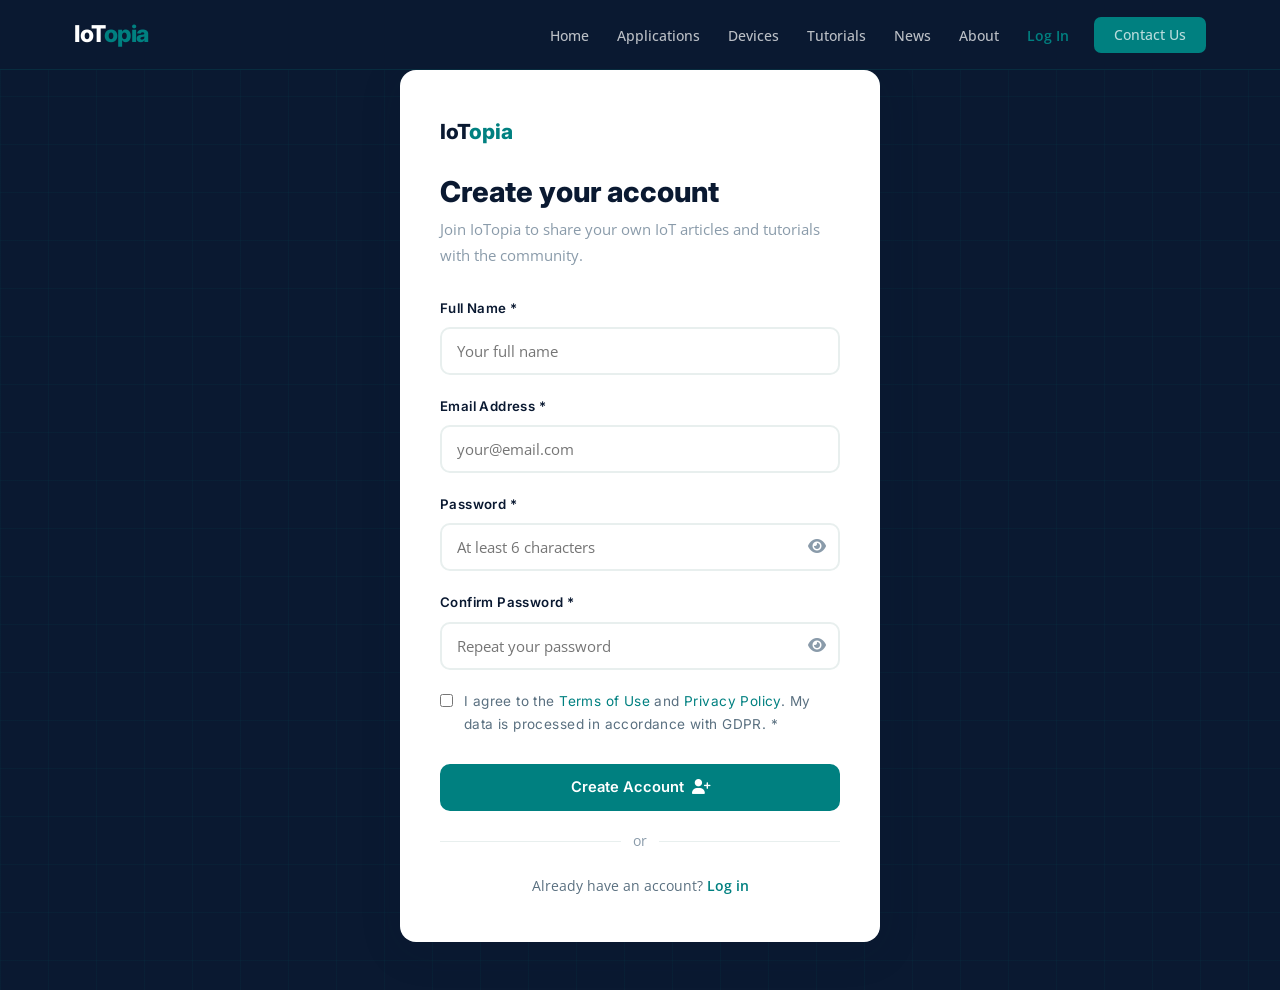
<file: IoTopia_Website (3) (2) (1)/iotopia/register.html>
<!DOCTYPE html>
<html lang="en">
<head>
  <meta charset="UTF-8"/><meta name="viewport" content="width=device-width, initial-scale=1.0"/>
  <meta name="description" content="IoTopia – Create a free account to share your IoT articles and tutorials."/>
  <link rel="stylesheet" href="css/style.css"/>
  <link rel="stylesheet" href="https://cdnjs.cloudflare.com/ajax/libs/font-awesome/6.5.0/css/all.min.css"/>
  <title>IoTopia – Create Account</title>
</head>
<body>

  <!-- NAV -->
  <nav class="navbar" role="navigation" aria-label="Main navigation">
    <div class="container nav-inner">
      <a href="index.html" class="nav-logo">IoT<span>opia</span></a>
      <ul class="nav-links" role="list">
        <li><a href="index.html">Home</a></li>
        <li><a href="applications.html">Applications</a></li>
        <li><a href="devices.html">Devices</a></li>
        <li><a href="tutorials.html">Tutorials</a></li>
        <li><a href="news.html">News</a></li>
        <li><a href="about.html">About</a></li>
        <li><a href="contact.html" class="btn btn-primary nav-cta">Contact Us</a></li>
      </ul>
      <button class="nav-toggle" aria-label="Toggle navigation menu"><span></span><span></span><span></span></button>
    </div>
  </nav>

  <!-- REGISTER FORM -->
  <main class="auth-page" id="main-content">
    <div class="auth-card">
      <a href="index.html" class="auth-logo">IoT<span>opia</span></a>
      <h1>Create your account</h1>
      <p class="auth-sub">Join IoTopia to share your own IoT articles and tutorials with the community.</p>

      <div class="auth-alert" id="regAlert" role="alert"></div>

      <form id="registerForm" novalidate>
        <div class="form-group">
          <label for="regName">Full Name *</label>
          <input type="text" id="regName" name="name" placeholder="Your full name"
                 autocomplete="name" aria-required="true"/>
          <span class="form-error" id="regNameErr" role="alert"></span>
        </div>
        <div class="form-group">
          <label for="regEmail">Email Address *</label>
          <input type="email" id="regEmail" name="email" placeholder="your@email.com"
                 autocomplete="email" aria-required="true"/>
          <span class="form-error" id="regEmailErr" role="alert"></span>
        </div>
        <div class="form-group">
          <label for="regPassword">Password *</label>
          <div style="position:relative;">
            <input type="password" id="regPassword" name="password"
                   placeholder="At least 6 characters"
                   autocomplete="new-password" aria-required="true" style="padding-right:48px;"/>
            <button type="button" onclick="togglePwd('regPassword',this)"
                    style="position:absolute;right:14px;top:50%;transform:translateY(-50%);background:none;border:none;cursor:pointer;color:var(--grey-mid);font-size:1rem;"
                    aria-label="Toggle password visibility">
              <i class="fas fa-eye" aria-hidden="true"></i>
            </button>
          </div>
          <span class="form-error" id="regPasswordErr" role="alert"></span>
        </div>
        <div class="form-group">
          <label for="regConfirm">Confirm Password *</label>
          <div style="position:relative;">
            <input type="password" id="regConfirm" name="confirm"
                   placeholder="Repeat your password"
                   autocomplete="new-password" aria-required="true" style="padding-right:48px;"/>
            <button type="button" onclick="togglePwd('regConfirm',this)"
                    style="position:absolute;right:14px;top:50%;transform:translateY(-50%);background:none;border:none;cursor:pointer;color:var(--grey-mid);font-size:1rem;"
                    aria-label="Toggle confirm password visibility">
              <i class="fas fa-eye" aria-hidden="true"></i>
            </button>
          </div>
          <span class="form-error" id="regConfirmErr" role="alert"></span>
        </div>

        <!-- Terms checkbox -->
        <div class="form-group" style="display:flex;align-items:flex-start;gap:11px;margin-top:4px;">
          <input type="checkbox" id="regTerms" name="terms" style="width:auto;margin-top:4px;accent-color:var(--primary);"/>
          <label for="regTerms" style="font-size:0.85rem;font-weight:400;color:var(--text-muted);cursor:pointer;">
            I agree to the <a href="#">Terms of Use</a> and <a href="#">Privacy Policy</a>. My data is processed in accordance with GDPR. *
          </label>
        </div>
        <span class="form-error" id="regTermsErr" role="alert" style="display:block;margin-top:-8px;margin-bottom:12px;"></span>

        <button type="submit" class="btn btn-primary" style="width:100%;justify-content:center;padding:14px;margin-top:8px;">
          Create Account <i class="fas fa-user-plus" aria-hidden="true"></i>
        </button>
      </form>

      <div class="auth-divider"><span>or</span></div>
      <div class="auth-switch">
        Already have an account? <a href="login.html">Log in</a>
      </div>
    </div>
  </main>

  <script src="js/auth.js"></script>
  <script src="js/main.js"></script>
  <script>
    if (IoTopia.isLoggedIn()) window.location.href = 'dashboard.html';

    function togglePwd(id, btn) {
      var inp = document.getElementById(id);
      var isText = inp.type === 'text';
      inp.type = isText ? 'password' : 'text';
      btn.querySelector('i').className = isText ? 'fas fa-eye' : 'fas fa-eye-slash';
    }

    document.getElementById('registerForm').addEventListener('submit', function(e) {
      e.preventDefault();
      var name     = document.getElementById('regName').value;
      var email    = document.getElementById('regEmail').value;
      var password = document.getElementById('regPassword').value;
      var confirm  = document.getElementById('regConfirm').value;
      var terms    = document.getElementById('regTerms').checked;
      var alertEl  = document.getElementById('regAlert');

      // Reset all errors
      ['regName','regEmail','regPassword','regConfirm'].forEach(function(id) {
        document.getElementById(id).classList.remove('input-error');
      });
      ['regNameErr','regEmailErr','regPasswordErr','regConfirmErr','regTermsErr'].forEach(function(id) {
        document.getElementById(id).classList.remove('show');
      });
      alertEl.className = 'auth-alert';

      var valid = true;

      function showErr(inputId, errId, msg) {
        document.getElementById(inputId).classList.add('input-error');
        var el = document.getElementById(errId);
        el.textContent = msg;
        el.classList.add('show');
        valid = false;
      }

      if (name.trim().length < 2) showErr('regName', 'regNameErr', 'Please enter your full name.');
      if (!/^[^\s@]+@[^\s@]+\.[^\s@]+$/.test(email.trim())) showErr('regEmail', 'regEmailErr', 'Please enter a valid email address.');
      if (password.length < 6) showErr('regPassword', 'regPasswordErr', 'Password must be at least 6 characters.');
      if (password !== confirm) showErr('regConfirm', 'regConfirmErr', 'Passwords do not match.');
      if (!terms) {
        var el = document.getElementById('regTermsErr');
        el.textContent = 'You must agree to the Terms and Privacy Policy to continue.';
        el.classList.add('show');
        valid = false;
      }

      if (!valid) return;

      var result = IoTopia.register(name, email, password);
      if (result.ok) {
        alertEl.className = 'auth-alert success';
        alertEl.textContent = 'Account created! Redirecting to your dashboard…';
        setTimeout(function() { window.location.href = 'dashboard.html'; }, 1200);
      } else {
        alertEl.className = 'auth-alert error';
        alertEl.textContent = result.msg;
      }
    });
  </script>
</body>
</html>
</file>
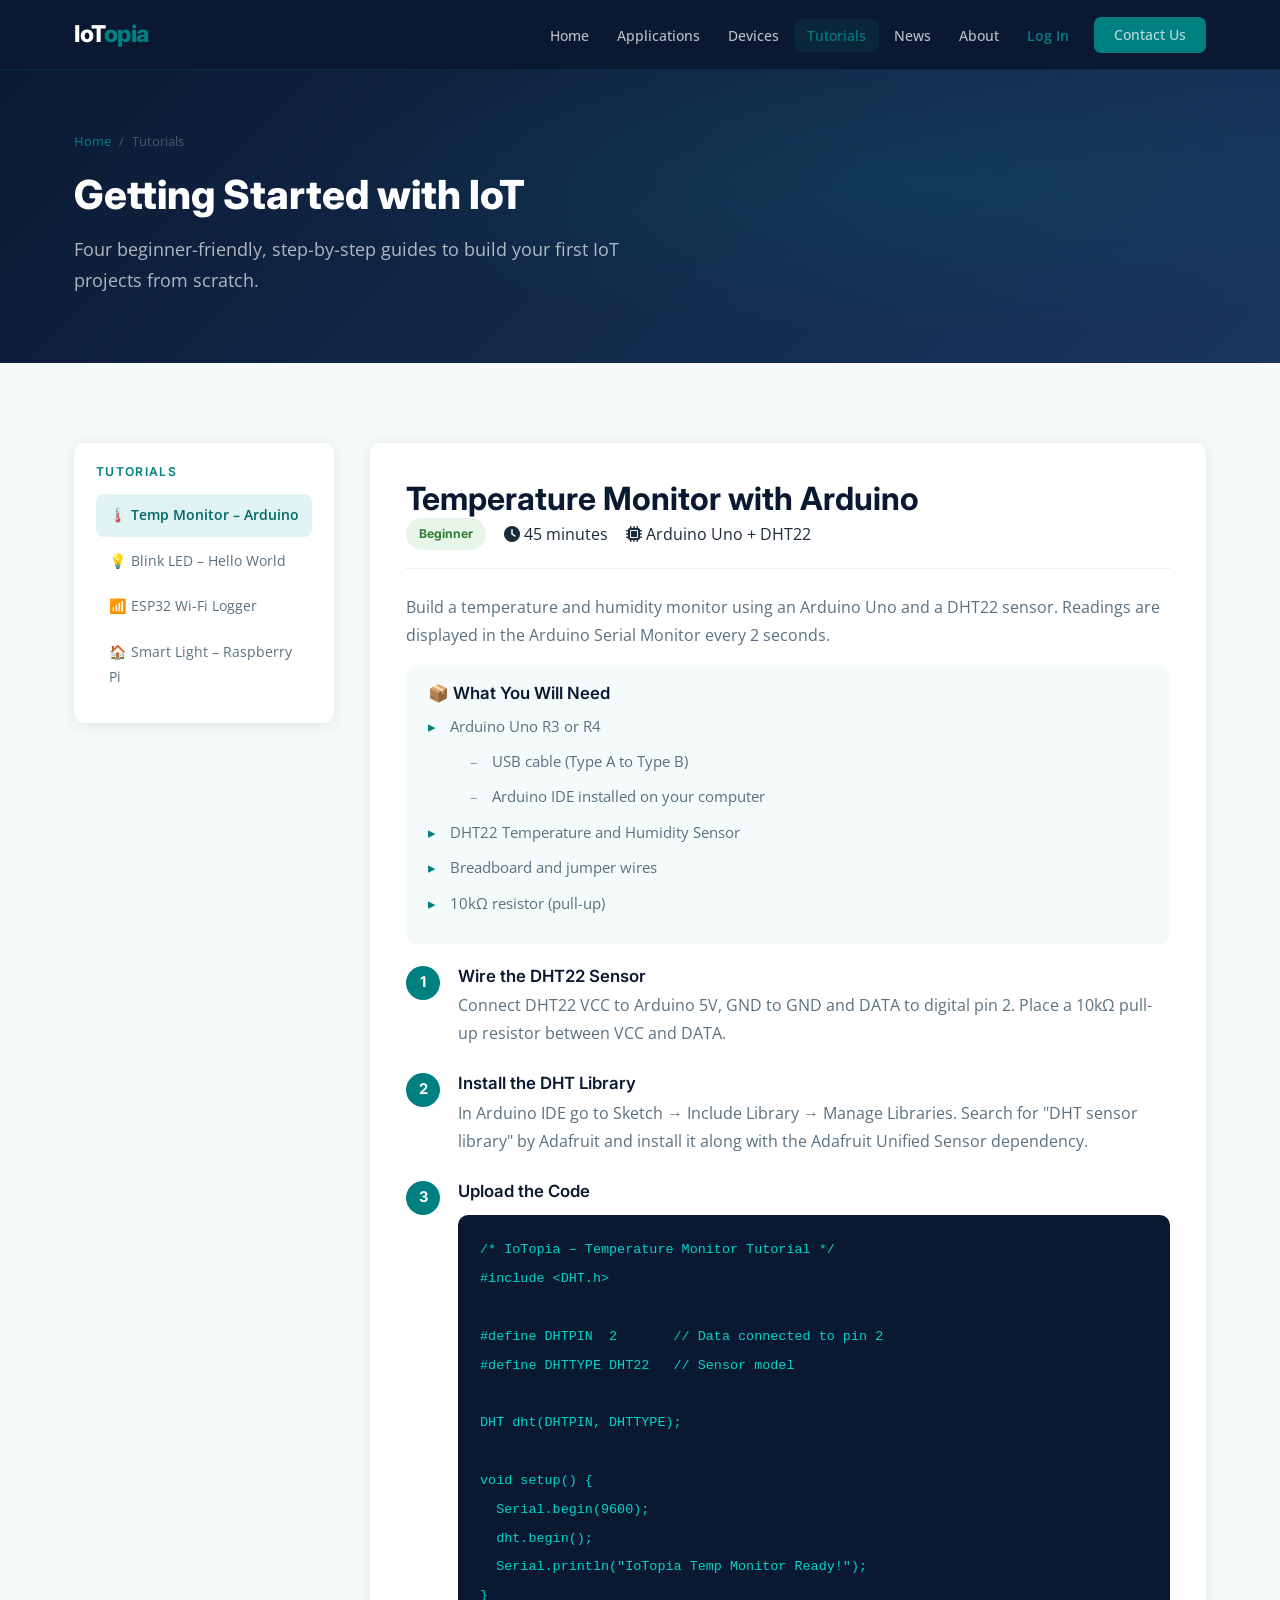
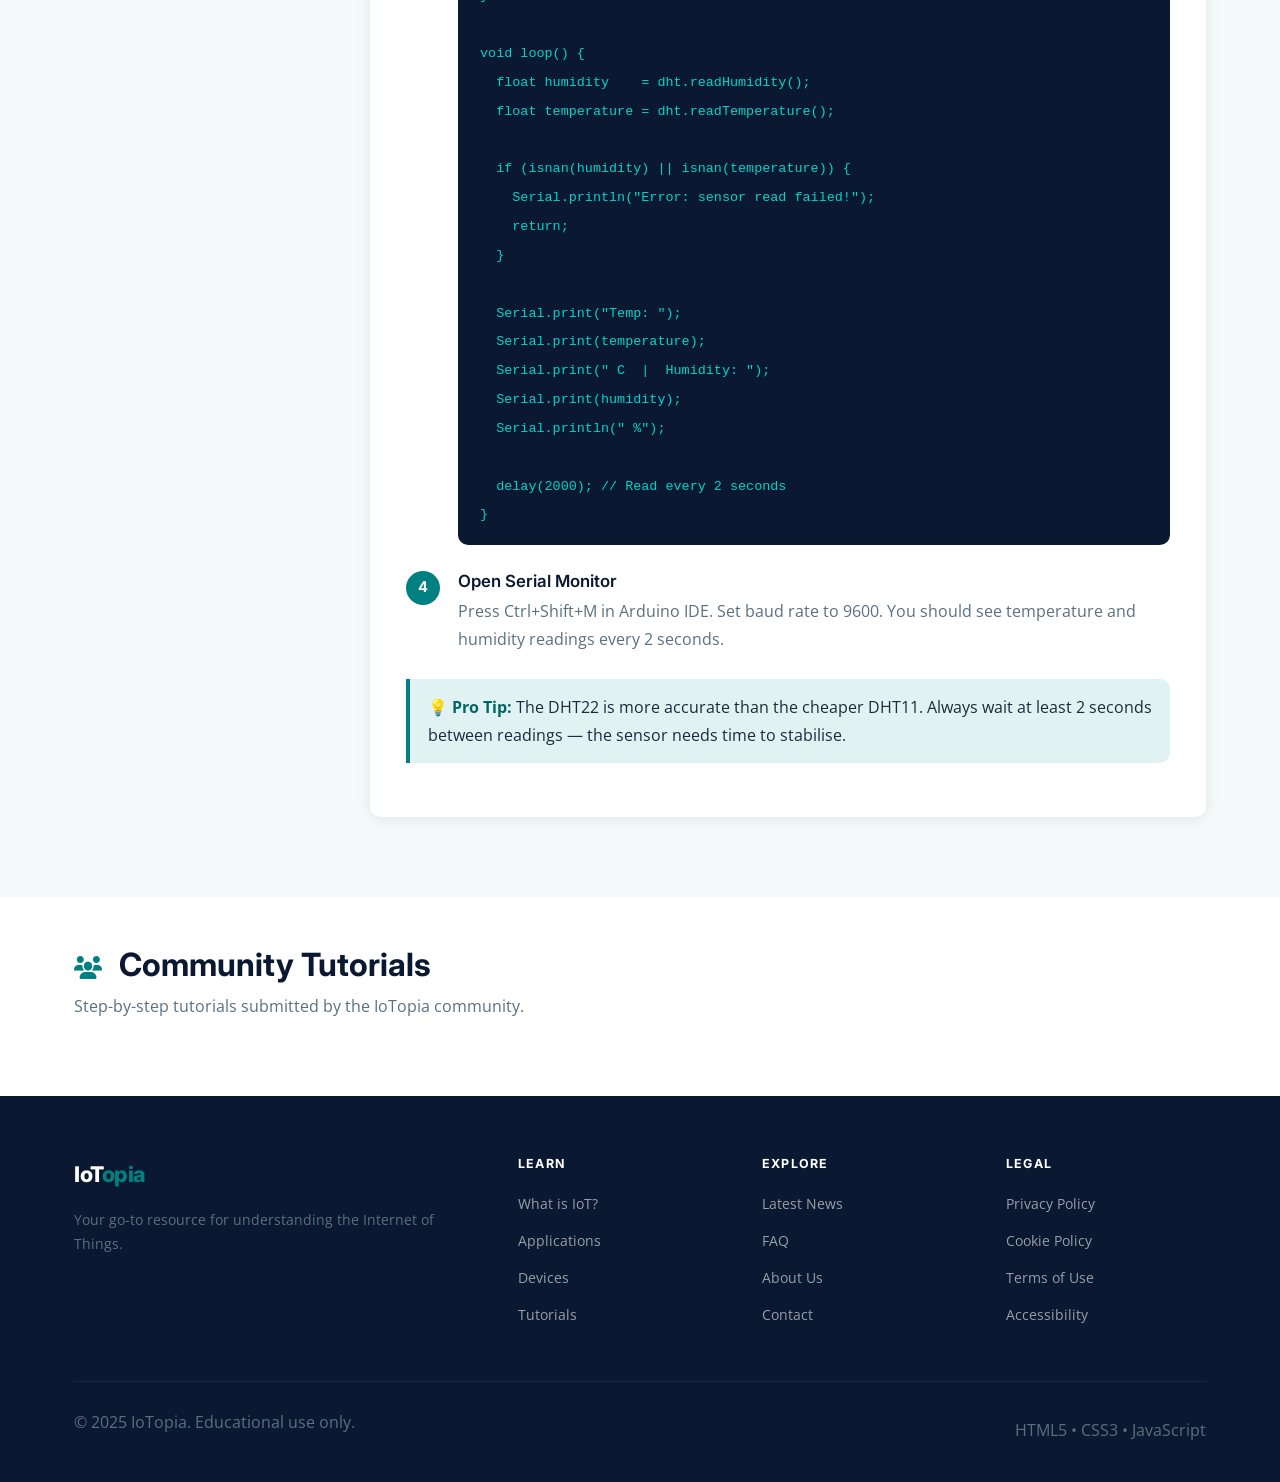
<file: IoTopia_Website (3) (2) (1)/iotopia/tutorials.html>
<!DOCTYPE html>
<html lang="en">
<head>
  <meta charset="UTF-8"/><meta name="viewport" content="width=device-width, initial-scale=1.0"/>
  <meta name="description" content="IoTopia – Beginner IoT tutorials. Step-by-step guides for Arduino, ESP32 and Raspberry Pi projects."/>
  <link rel="stylesheet" href="css/style.css"/>
  <link rel="stylesheet" href="https://cdnjs.cloudflare.com/ajax/libs/font-awesome/6.5.0/css/all.min.css"/>
  <!-- Internal CSS -->
  <style>
    .tut-layout { display:grid; grid-template-columns:260px 1fr; gap:36px; align-items:start; }
    /* Sidebar nav */
    .tut-sidebar { background:var(--white); border-radius:var(--radius); box-shadow:var(--shadow); padding:22px; position:sticky; top:calc(var(--nav-height)+20px); }
    .tut-sidebar h4 { font-size:0.76rem; text-transform:uppercase; letter-spacing:0.11em; color:var(--primary); margin-bottom:14px; }
    .tut-nav-list li { margin-bottom:3px; }
    .tut-nav-list a { display:block; padding:9px 13px; border-radius:8px; font-size:0.88rem; color:var(--text-muted); transition:all var(--transition); }
    .tut-nav-list a:hover,.tut-nav-list a.active { background:var(--accent); color:var(--primary-dark); font-weight:600; }
    /* Tutorial panels */
    .tut-content { background:var(--white); border-radius:var(--radius); box-shadow:var(--shadow); }
    .tut-panel { display:none; padding:36px; }
    .tut-panel.active { display:block; }
    .tut-meta { display:flex; gap:18px; align-items:center; flex-wrap:wrap; margin-bottom:24px; padding-bottom:18px; border-bottom:1px solid var(--grey-light); }
    .tut-badge { padding:5px 13px; border-radius:100px; font-size:0.76rem; font-weight:700; font-family:var(--font-heading); }
    .tb-beginner     { background:#E8F5E9; color:#2E7D32; }
    .tb-intermediate { background:#FFF8E1; color:#E65100; }
    /* Numbered steps */
    .step-list { counter-reset:steps; list-style:none; padding:0; }
    .step-list li { counter-increment:steps; position:relative; padding-left:52px; margin-bottom:26px; }
    .step-list li::before {
      content:counter(steps); position:absolute; left:0; top:0;
      width:34px; height:34px; background:var(--primary); color:var(--white);
      border-radius:50%; display:flex; align-items:center; justify-content:center;
      font-family:var(--font-heading); font-weight:700; font-size:0.92rem;
    }
    .step-list h4 { margin-bottom:5px; }
    /* Code blocks */
    .code-block { background:var(--secondary); border-radius:var(--radius); padding:18px 22px; margin:14px 0; overflow-x:auto; }
    .code-block code { color:#00D4C8; font-family:'Courier New',Courier,monospace; font-size:0.84rem; line-height:1.7; white-space:pre; }
    /* Tip box */
    .tut-tip { background:var(--accent); border-left:4px solid var(--primary); border-radius:0 var(--radius) var(--radius) 0; padding:14px 18px; margin:18px 0; }
    .tut-tip strong { color:var(--primary-dark); }
    /* Parts list box */
    .parts-box { background:var(--bg); border-radius:var(--radius); padding:18px 22px; margin-bottom:22px; }
    .parts-box h4 { margin-bottom:10px; }
    @media(max-width:768px){ .tut-layout{grid-template-columns:1fr;} .tut-sidebar{position:static;} }
  </style>
  <title>IoTopia – Tutorials</title>
</head>
<body>
  <a href="#main-content" class="skip-link">Skip to main content</a>
  <nav class="navbar" role="navigation" aria-label="Main navigation">
    <div class="container nav-inner">
      <a href="index.html" class="nav-logo">IoT<span>opia</span></a>
      <ul class="nav-links" role="list">
        <li><a href="index.html">Home</a></li>
        <li><a href="applications.html">Applications</a></li>
        <li><a href="devices.html">Devices</a></li>
        <li><a href="tutorials.html" class="active">Tutorials</a></li>
        <li><a href="news.html">News</a></li>
        <li><a href="about.html">About</a></li>
        <li><a href="contact.html" class="btn btn-primary nav-cta">Contact Us</a></li>
      </ul>
      <button class="nav-toggle" aria-label="Toggle navigation menu"><span></span><span></span><span></span></button>
    </div>
  </nav>
  <header class="page-header">
    <div class="container">
      <nav class="breadcrumb" aria-label="Breadcrumb"><a href="index.html">Home</a><span>/</span><span aria-current="page">Tutorials</span></nav>
      <h1>Getting Started with IoT</h1>
      <p>Four beginner-friendly, step-by-step guides to build your first IoT projects from scratch.</p>
    </div>
  </header>
  <main id="main-content">
    <section class="section" style="background:var(--bg);">
      <div class="container">
        <div class="tut-layout">
          <!-- JS sidebar navigation (content plan) -->
          <aside class="tut-sidebar" aria-label="Tutorial navigation">
            <h4>Tutorials</h4>
            <ul class="tut-nav-list" role="list">
              <li><a href="#" class="active" onclick="showTutorial('t1',this);return false;">🌡️ Temp Monitor – Arduino</a></li>
              <li><a href="#" onclick="showTutorial('t2',this);return false;">💡 Blink LED – Hello World</a></li>
              <li><a href="#" onclick="showTutorial('t3',this);return false;">📶 ESP32 Wi-Fi Logger</a></li>
              <li><a href="#" onclick="showTutorial('t4',this);return false;">🏠 Smart Light – Raspberry Pi</a></li>
            </ul>
          </aside>

          <!-- Tutorial content panels (JS switcher as per content plan) -->
          <div class="tut-content">

            <!-- Tutorial 1 -->
            <article class="tut-panel active" id="tut-t1">
              <h2>Temperature Monitor with Arduino</h2>
              <div class="tut-meta">
                <span class="tut-badge tb-beginner">Beginner</span>
                <span><i class="fas fa-clock" aria-hidden="true"></i> 45 minutes</span>
                <span><i class="fas fa-microchip" aria-hidden="true"></i> Arduino Uno + DHT22</span>
              </div>
              <p>Build a temperature and humidity monitor using an Arduino Uno and a DHT22 sensor. Readings are displayed in the Arduino Serial Monitor every 2 seconds.</p>
              <!-- Nested parts list (content plan) -->
              <div class="parts-box">
                <h4>📦 What You Will Need</h4>
                <ul class="nested-list" aria-label="Parts required">
                  <li>Arduino Uno R3 or R4
                    <ul class="sub-list nested-list">
                      <li>USB cable (Type A to Type B)</li>
                      <li>Arduino IDE installed on your computer</li>
                    </ul>
                  </li>
                  <li>DHT22 Temperature and Humidity Sensor</li>
                  <li>Breadboard and jumper wires</li>
                  <li>10kΩ resistor (pull-up)</li>
                </ul>
              </div>
              <ol class="step-list" aria-label="Tutorial steps">
                <li><h4>Wire the DHT22 Sensor</h4><p>Connect DHT22 VCC to Arduino 5V, GND to GND and DATA to digital pin 2. Place a 10kΩ pull-up resistor between VCC and DATA.</p></li>
                <li><h4>Install the DHT Library</h4><p>In Arduino IDE go to Sketch → Include Library → Manage Libraries. Search for "DHT sensor library" by Adafruit and install it along with the Adafruit Unified Sensor dependency.</p></li>
                <li><h4>Upload the Code</h4>
                  <div class="code-block"><code>/* IoTopia – Temperature Monitor Tutorial */
#include &lt;DHT.h&gt;

#define DHTPIN  2       // Data connected to pin 2
#define DHTTYPE DHT22   // Sensor model

DHT dht(DHTPIN, DHTTYPE);

void setup() {
  Serial.begin(9600);
  dht.begin();
  Serial.println("IoTopia Temp Monitor Ready!");
}

void loop() {
  float humidity    = dht.readHumidity();
  float temperature = dht.readTemperature();

  if (isnan(humidity) || isnan(temperature)) {
    Serial.println("Error: sensor read failed!");
    return;
  }

  Serial.print("Temp: ");
  Serial.print(temperature);
  Serial.print(" C  |  Humidity: ");
  Serial.print(humidity);
  Serial.println(" %");

  delay(2000); // Read every 2 seconds
}</code></div>
                </li>
                <li><h4>Open Serial Monitor</h4><p>Press Ctrl+Shift+M in Arduino IDE. Set baud rate to 9600. You should see temperature and humidity readings every 2 seconds.</p></li>
              </ol>
              <div class="tut-tip"><strong>💡 Pro Tip:</strong> The DHT22 is more accurate than the cheaper DHT11. Always wait at least 2 seconds between readings — the sensor needs time to stabilise.</div>
            </article>

            <!-- Tutorial 2 -->
            <article class="tut-panel" id="tut-t2">
              <h2>Blink an LED – Hello World of Electronics</h2>
              <div class="tut-meta">
                <span class="tut-badge tb-beginner">Beginner</span>
                <span><i class="fas fa-clock" aria-hidden="true"></i> 15 minutes</span>
                <span><i class="fas fa-microchip" aria-hidden="true"></i> Arduino + LED</span>
              </div>
              <p>Blinking an LED is the "Hello World" of electronics. This is the simplest possible Arduino project and teaches you the basics of digital output control.</p>
              <ol class="step-list">
                <li><h4>Connect the LED</h4><p>Place an LED on the breadboard. Connect the longer leg (anode) through a 220Ω resistor to Arduino pin 13. Connect the shorter leg (cathode) to GND.</p></li>
                <li><h4>Upload the Sketch</h4>
                  <div class="code-block"><code>/* IoTopia – Blink LED Tutorial
   Pin 13 has a built-in LED on most Arduino boards */

int ledPin = 13;  // LED connected to digital pin 13

void setup() {
  pinMode(ledPin, OUTPUT); // Set pin 13 as output
}

void loop() {
  digitalWrite(ledPin, HIGH); // Turn LED ON
  delay(1000);                // Wait 1 second
  digitalWrite(ledPin, LOW);  // Turn LED OFF
  delay(1000);                // Wait 1 second
}</code></div>
                </li>
                <li><h4>Experiment with the Delay</h4><p>Change the delay values to make the LED blink faster (200ms) or slower (2000ms). This shows how software directly controls physical hardware.</p></li>
              </ol>
              <div class="tut-tip"><strong>💡 Next Step:</strong> Once mastered, try fading the LED with <code>analogWrite()</code> — this introduces Pulse Width Modulation (PWM), a key IoT technique.</div>
            </article>

            <!-- Tutorial 3 -->
            <article class="tut-panel" id="tut-t3">
              <h2>ESP32 Wi-Fi Sensor Data Logger</h2>
              <div class="tut-meta">
                <span class="tut-badge tb-intermediate">Intermediate</span>
                <span><i class="fas fa-clock" aria-hidden="true"></i> 90 minutes</span>
                <span><i class="fas fa-microchip" aria-hidden="true"></i> ESP32 + DHT22</span>
              </div>
              <p>Use the ESP32's built-in Wi-Fi to connect your sensor project to the internet. This is the foundation of a real IoT system — a device that sends data over a network.</p>
              <ol class="step-list">
                <li><h4>Set Up ESP32 in Arduino IDE</h4><p>Go to File → Preferences and add the ESP32 board manager URL. Then install the "esp32 by Espressif Systems" package via Tools → Boards Manager.</p></li>
                <li><h4>Connect the Hardware</h4><p>Wire the DHT22 as before: VCC to 3.3V, GND to GND and DATA to GPIO pin 4 on the ESP32.</p></li>
                <li><h4>Upload the Wi-Fi Sketch</h4>
                  <div class="code-block"><code>/* IoTopia – ESP32 Wi-Fi Data Logger */
#include &lt;WiFi.h&gt;
#include &lt;DHT.h&gt;

const char* ssid     = "YOUR_WIFI_NAME";
const char* password = "YOUR_WIFI_PASSWORD";

#define DHTPIN  4
#define DHTTYPE DHT22
DHT dht(DHTPIN, DHTTYPE);

void setup() {
  Serial.begin(115200);
  dht.begin();
  WiFi.begin(ssid, password);

  Serial.print("Connecting to Wi-Fi");
  while (WiFi.status() != WL_CONNECTED) {
    delay(500);
    Serial.print(".");
  }
  Serial.println("\nConnected! IP: " + WiFi.localIP().toString());
}

void loop() {
  float temp = dht.readTemperature();
  float hum  = dht.readHumidity();
  Serial.printf("Temp: %.1f C  |  Humidity: %.1f %%\n", temp, hum);
  delay(5000); // Send every 5 seconds
}</code></div>
                </li>
                <li><h4>View Live Data</h4><p>Open Serial Monitor at 115200 baud. Once connected you will see your device's IP address and live sensor readings every 5 seconds.</p></li>
              </ol>
            </article>

            <!-- Tutorial 4 -->
            <article class="tut-panel" id="tut-t4">
              <h2>Smart Light with Raspberry Pi</h2>
              <div class="tut-meta">
                <span class="tut-badge tb-intermediate">Intermediate</span>
                <span><i class="fas fa-clock" aria-hidden="true"></i> 60 minutes</span>
                <span><i class="fas fa-microchip" aria-hidden="true"></i> Raspberry Pi + PIR Sensor</span>
              </div>
              <p>Build a motion-activated smart light using a Raspberry Pi and a PIR sensor. The LED turns on automatically when someone enters the room — a real smart home feature.</p>
              <ol class="step-list">
                <li><h4>Connect the PIR Sensor</h4><p>Connect PIR VCC to Pi pin 2 (5V), GND to pin 6 (GND) and the OUT signal to GPIO 17 (pin 11). Connect an LED (with 330Ω resistor) to GPIO 27.</p></li>
                <li><h4>Install the GPIO Library</h4>
                  <div class="code-block"><code>pip install RPi.GPIO</code></div>
                </li>
                <li><h4>Write and Run the Script</h4>
                  <div class="code-block"><code># IoTopia – Smart Light with PIR Sensor
import RPi.GPIO as GPIO
import time

PIR_PIN = 17   # PIR sensor signal pin
LED_PIN = 27   # LED output pin

GPIO.setmode(GPIO.BCM)
GPIO.setup(PIR_PIN, GPIO.IN)
GPIO.setup(LED_PIN, GPIO.OUT)

print("IoTopia Smart Light – Waiting for motion...")

try:
    while True:
        if GPIO.input(PIR_PIN):          # Motion detected
            GPIO.output(LED_PIN, GPIO.HIGH)
            print("Motion detected! Light ON")
            time.sleep(10)               # Stay on 10 seconds
        else:
            GPIO.output(LED_PIN, GPIO.LOW)
        time.sleep(0.1)

except KeyboardInterrupt:
    GPIO.cleanup()
    print("Program stopped cleanly.")</code></div>
                </li>
                <li><h4>Test the System</h4><p>Run <code>python3 smart_light.py</code> from your terminal. Wave your hand in front of the PIR sensor — the LED will turn on for 10 seconds, then turn off automatically.</p></li>
              </ol>
              <div class="tut-tip"><strong>💡 Going Further:</strong> You can extend this project to send a notification to your phone using the Pushover API whenever motion is detected at home.</div>
            </article>

          </div><!-- end tut-content -->
        </div>
      </div>
    </section>
  </main>
    <!-- Community tutorials section -->
  <section class="section-sm" style="background:var(--white);" id="communityTutorialsSection" aria-labelledby="community-tut-heading" style="display:none;">
    <div class="container">
      <h2 id="community-tut-heading" style="margin-bottom:8px;">
        <i class="fas fa-users" style="color:var(--primary);margin-right:10px;font-size:1.4rem;"></i>
        Community Tutorials
      </h2>
      <p style="color:var(--text-muted);margin-bottom:28px;">Step-by-step tutorials submitted by the IoTopia community.</p>
      <div id="communityTutorialsGrid" class="grid-3"></div>
    </div>
  </section>

  <footer role="contentinfo">
    <div class="container">
      <div class="footer-grid">
        <div class="footer-brand"><a href="index.html" class="nav-logo">IoT<span>opia</span></a><p>Your go-to resource for understanding the Internet of Things.</p></div>
        <div class="footer-col"><h4>Learn</h4><ul><li><a href="applications.html">What is IoT?</a></li><li><a href="applications.html">Applications</a></li><li><a href="devices.html">Devices</a></li><li><a href="tutorials.html">Tutorials</a></li></ul></div>
        <div class="footer-col"><h4>Explore</h4><ul><li><a href="news.html">Latest News</a></li><li><a href="contact.html">FAQ</a></li><li><a href="about.html">About Us</a></li><li><a href="contact.html">Contact</a></li></ul></div>
        <div class="footer-col"><h4>Legal</h4><ul><li><a href="#">Privacy Policy</a></li><li><a href="#">Cookie Policy</a></li><li><a href="#">Terms of Use</a></li><li><a href="#">Accessibility</a></li></ul></div>
      </div>
      <div class="footer-bottom"><p>&copy; 2025 IoTopia. Educational use only.</p><p>HTML5 &bull; CSS3 &bull; JavaScript</p></div>
    </div>
  </footer>
  <button id="scrollTop" aria-label="Scroll back to top"><i class="fas fa-chevron-up"></i></button>
  <script src="js/auth.js"></script>
  <script src="js/main.js"></script>
  <script>
    document.addEventListener('DOMContentLoaded', function() {
      var tuts    = IoTopia.getTutorials();
      var section = document.getElementById('communityTutorialsSection');
      var grid    = document.getElementById('communityTutorialsGrid');
      if (!section || !tuts.length) return;

      section.style.display = 'block';
      var diffColours = { Beginner:'#E8F5E9|#2E7D32', Intermediate:'#FFF8E1|#E65100', Advanced:'#FCE4EC|#C62828' };

      grid.innerHTML = tuts.map(function(t) {
        var dc = (diffColours[t.difficulty] || '#E0F2F2|#006666').split('|');
        return '<article class="card" style="overflow:hidden;">' +
          '<div style="background:linear-gradient(135deg,var(--secondary),var(--secondary-lt));' +
            'height:80px;display:flex;align-items:center;justify-content:center;font-size:2.2rem;">🔧</div>' +
          '<div class="card-body">' +
            '<div style="display:flex;gap:8px;margin-bottom:10px;flex-wrap:wrap;">' +
              '<span style="background:' + dc[0] + ';color:' + dc[1] + ';font-family:var(--font-heading);font-size:0.72rem;font-weight:700;padding:3px 10px;border-radius:100px;">' + (t.difficulty||'Beginner') + '</span>' +
              '<span style="background:var(--accent);color:var(--primary-dark);font-family:var(--font-heading);font-size:0.72rem;font-weight:700;padding:3px 10px;border-radius:100px;">' + t.duration + '</span>' +
            '</div>' +
            '<h3 style="font-size:1rem;margin-bottom:6px;">' + t.title + '</h3>' +
            '<p style="font-size:0.85rem;color:var(--text-muted);margin-bottom:8px;">' + t.intro.substring(0,100) + (t.intro.length>100?'…':'') + '</p>' +
            '<p style="font-size:0.78rem;color:var(--grey-mid);">by ' + t.authorName + ' · ' + t.steps.length + ' steps</p>' +
          '</div></article>';
      }).join('');
    });
  </script>
</body>
</html>
</file>
<file: IoTopia_Website (3) (2) (1)/iotopia/css/style.css>
/* ============================================================
   IoTopia – External Stylesheet (style.css)
   Colours: Primary #008080 | Secondary #0A1931 | BG #F5FAFA | Accent #E0F2F2
   Fonts  : Inter (headings) | Open Sans (body)
   Author : IoTopia Project | 2025
   ============================================================ */

/* ── Google Fonts ── */
@import url('https://fonts.googleapis.com/css2?family=Inter:wght@400;500;600;700;800&family=Open+Sans:ital,wght@0,300;0,400;0,500;0,600;1,400&display=swap');

/* ── CSS Custom Properties (Design Spec) ── */
:root {
  /* Colours – exactly as specified in Task 3 design spec */
  --primary:      #008080;   /* Teal – headings, buttons, links, highlights */
  --primary-dark: #006666;   /* Teal dark – hover state for buttons */
  --secondary:    #0A1931;   /* Dark Navy – nav bar, footer, hero banner */
  --secondary-mid:#14284A;   /* Mid navy – card backgrounds, gradients */
  --secondary-lt: #1A3560;   /* Light navy – gradient end */
  --bg:           #F5FAFA;   /* Off-white teal tint – page background */
  --accent:       #E0F2F2;   /* Light teal – card backgrounds, hover states */
  --white:        #FFFFFF;
  --text:         #1A2B3C;   /* Main body text */
  --text-muted:   #5A7080;   /* Secondary text */
  --grey-light:   #E8EFEE;   /* Borders, dividers */
  --grey-mid:     #8A9BAA;   /* Placeholder text */
  --success:      #28A745;
  --error:        #DC3545;

  /* Typography – exactly as specified in Task 3 design spec */
  --font-heading: 'Inter', sans-serif;       /* Primary font – headings */
  --font-body:    'Open Sans', sans-serif;   /* Secondary font – body text */

  /* Font sizes – exactly as specified */
  --fs-body:      1rem;       /* 16px base */
  --fs-caption:   0.875rem;   /* 14px captions */
  --fs-h1:        clamp(2.2rem, 5vw, 2.5rem);
  --fs-h2:        clamp(1.6rem, 3vw, 2rem);
  --fs-h3:        clamp(1.2rem, 2vw, 1.5rem);

  /* Layout */
  --nav-height:   70px;
  --radius:       10px;
  --radius-lg:    16px;
  --shadow:       0 2px 16px rgba(10,25,49,0.09);
  --shadow-lg:    0 8px 40px rgba(10,25,49,0.15);
  --transition:   0.28s ease;
  --max-width:    1180px;
}

/* ── Reset ── */
*, *::before, *::after { box-sizing: border-box; margin: 0; padding: 0; }
html { scroll-behavior: smooth; }
body {
  font-family: var(--font-body);
  font-size: var(--fs-body);
  color: var(--text);
  background-color: var(--bg);   /* #F5FAFA as specified */
  line-height: 1.75;
  overflow-x: hidden;
}
img  { max-width: 100%; height: auto; display: block; }
a    { color: var(--primary); text-decoration: none; transition: color var(--transition); }
a:hover { color: var(--primary-dark); }
ul   { list-style: none; }

/* ── Typography – Inter headings, Open Sans body ── */
h1, h2, h3, h4, h5, h6 {
  font-family: var(--font-heading);   /* Inter */
  color: var(--secondary);
  line-height: 1.22;
  font-weight: 700;
}
h1 { font-size: var(--fs-h1); font-weight: 800; }
h2 { font-size: var(--fs-h2); }
h3 { font-size: var(--fs-h3); font-weight: 600; }
h4 { font-size: 1.05rem; font-weight: 600; }
p  { font-size: var(--fs-body); color: var(--text-muted); margin-bottom: 1rem; }
p:last-child { margin-bottom: 0; }
small { font-size: var(--fs-caption); color: var(--grey-mid); }

/* ── Layout Utilities ── */
.container {
  max-width: var(--max-width);
  margin: 0 auto;
  padding: 0 24px;
}
.section    { padding: 80px 0; }
.section-sm { padding: 48px 0; }
.text-center { text-align: center; }

/* Section label tag */
.tag {
  display: inline-block;
  background: var(--accent);   /* #E0F2F2 */
  color: var(--primary-dark);
  font-family: var(--font-heading);
  font-size: 0.72rem;
  font-weight: 700;
  letter-spacing: 0.13em;
  text-transform: uppercase;
  padding: 5px 14px;
  border-radius: 100px;
  margin-bottom: 14px;
}
.section-title  { margin-bottom: 14px; }
.section-lead   { font-size: 1.05rem; max-width: 580px; margin: 0 auto 44px; }

/* ── Buttons – rounded corners, teal fill, white text, hover darkens to navy ── */
.btn {
  display: inline-flex;
  align-items: center;
  gap: 8px;
  padding: 13px 26px;
  border-radius: var(--radius);
  font-family: var(--font-heading);
  font-size: 0.92rem;
  font-weight: 600;
  border: 2px solid transparent;
  cursor: pointer;
  text-decoration: none;
  transition: all var(--transition);
  line-height: 1;
}
/* Primary button: teal fill, white text */
.btn-primary {
  background: var(--primary);      /* #008080 */
  color: var(--white);
  border-color: var(--primary);
}
.btn-primary:hover {
  background: var(--secondary);    /* Hover darkens to navy #0A1931 */
  border-color: var(--secondary);
  color: var(--white);
  transform: translateY(-2px);
  box-shadow: 0 6px 20px rgba(0,128,128,0.30);
}
/* Outline button: transparent bg, white border */
.btn-outline {
  background: transparent;
  color: var(--white);
  border-color: rgba(255,255,255,0.55);
}
.btn-outline:hover {
  background: rgba(255,255,255,0.10);
  border-color: var(--white);
  color: var(--white);
  transform: translateY(-2px);
}
/* Ghost button */
.btn-ghost {
  background: transparent;
  color: var(--primary);
  border-color: var(--primary);
}
.btn-ghost:hover {
  background: var(--primary);
  color: var(--white);
  transform: translateY(-2px);
}

/* ── Navigation Bar – Dark Navy #0A1931 background ── */
/* Accessibility: aria-current="page" and .active both supported */
.navbar {
  position: fixed;
  top: 0; left: 0; right: 0;
  height: var(--nav-height);
  background-color: var(--secondary);   /* #0A1931 */
  border-bottom: 1px solid rgba(0,128,128,0.18);
  z-index: 1000;
  backdrop-filter: blur(8px);
  -webkit-backdrop-filter: blur(8px);
}
.nav-inner {
  height: 100%;
  display: flex;
  align-items: center;
  justify-content: space-between;
  gap: 24px;
}
/* Logo: Inter Bold, teal on navy */
.nav-logo {
  font-family: var(--font-heading);
  font-size: 1.45rem;
  font-weight: 800;
  color: var(--white);
  letter-spacing: -0.02em;
}
.nav-logo span { color: var(--primary); }   /* teal accent */

.nav-links {
  display: flex;
  align-items: center;
  gap: 2px;
}
.nav-links a {
  font-family: var(--font-body);
  font-size: 0.875rem;
  font-weight: 500;
  color: rgba(255,255,255,0.72);
  padding: 7px 13px;
  border-radius: 7px;
  transition: all var(--transition);
}
.nav-links a:hover,
.nav-links a.active,
.nav-links a[aria-current="page"] {
  color: var(--primary);
  background: rgba(0,128,128,0.12);
}
.nav-cta {
  margin-left: 10px;
  padding: 9px 18px !important;
}

/* Hamburger (mobile) */
.nav-toggle {
  display: none;
  flex-direction: column;
  gap: 5px;
  background: none;
  border: none;
  cursor: pointer;
  padding: 4px;
}
.nav-toggle span {
  display: block;
  width: 22px; height: 2px;
  background: var(--white);
  border-radius: 2px;
  transition: all var(--transition);
}
.nav-toggle.open span:nth-child(1) { transform: translateY(7px) rotate(45deg); }
.nav-toggle.open span:nth-child(2) { opacity: 0; transform: scaleX(0); }
.nav-toggle.open span:nth-child(3) { transform: translateY(-7px) rotate(-45deg); }

/* ── Page Header (inner pages) ── */
.page-header {
  background: linear-gradient(135deg, var(--secondary) 0%, var(--secondary-lt) 100%);
  padding: 130px 0 68px;
  position: relative;
  overflow: hidden;
}
.page-header::before {
  content: '';
  position: absolute; inset: 0;
  background: radial-gradient(ellipse 70% 60% at 72% 50%, rgba(0,128,128,0.16) 0%, transparent 70%);
  pointer-events: none;
}
.page-header .container { position: relative; z-index: 1; }
.page-header h1 { color: var(--white); margin-bottom: 14px; }
.page-header p  { color: rgba(255,255,255,0.68); font-size: 1.1rem; max-width: 580px; }

/* Breadcrumb */
.breadcrumb {
  display: flex; align-items: center; gap: 8px;
  font-size: 0.82rem;
  color: rgba(255,255,255,0.45);
  margin-bottom: 18px;
}
.breadcrumb a { color: var(--primary); }
.breadcrumb span { color: rgba(255,255,255,0.25); }

/* ── Cards ── */
.card {
  background: var(--white);
  border-radius: var(--radius);
  box-shadow: var(--shadow);
  overflow: hidden;
  transition: transform var(--transition), box-shadow var(--transition);
}
.card:hover { transform: translateY(-4px); box-shadow: var(--shadow-lg); }
.card-body  { padding: 26px; }
.card-icon  {
  width: 48px; height: 48px;
  background: var(--accent);   /* #E0F2F2 */
  border-radius: 10px;
  display: flex; align-items: center; justify-content: center;
  font-size: 1.4rem;
  margin-bottom: 18px;
}

/* ── Grids ── */
.grid-2 { display: grid; grid-template-columns: repeat(2, 1fr); gap: 28px; }
.grid-3 { display: grid; grid-template-columns: repeat(3, 1fr); gap: 28px; }
.grid-4 { display: grid; grid-template-columns: repeat(4, 1fr); gap: 24px; }

/* ── HTML Table (spec: 4+ cols, 4+ rows, CSS styled) ── */
.table-wrap { overflow-x: auto; border-radius: var(--radius); box-shadow: var(--shadow); }
table {
  width: 100%;
  border-collapse: collapse;
  background: var(--white);
  font-family: var(--font-body);
}
thead th {
  background: var(--secondary);          /* #0A1931 */
  color: var(--white);
  font-family: var(--font-heading);
  font-size: 0.8rem;
  font-weight: 700;
  text-transform: uppercase;
  letter-spacing: 0.07em;
  padding: 15px 18px;
  text-align: left;
  white-space: nowrap;
}
tbody td {
  padding: 13px 18px;
  font-size: 0.88rem;
  border-bottom: 1px solid var(--grey-light);
  vertical-align: middle;
}
tbody tr:nth-child(even) td { background: var(--bg); }     /* #F5FAFA */
tbody tr:hover td            { background: var(--accent); } /* #E0F2F2 */
.tbl-badge {
  display: inline-block;
  padding: 3px 10px;
  border-radius: 100px;
  font-size: 0.72rem;
  font-weight: 600;
  font-family: var(--font-heading);
}
.tbl-beginner     { background: #E8F5E9; color: #2E7D32; }
.tbl-intermediate { background: #FFF8E1; color: #E65100; }
.tbl-advanced     { background: #FCE4EC; color: #C62828; }

/* ── Forms ── */
.form-group { margin-bottom: 20px; }
.form-group label {
  display: block;
  font-family: var(--font-heading);
  font-size: 0.83rem;
  font-weight: 600;
  color: var(--secondary);
  margin-bottom: 7px;
  letter-spacing: 0.03em;
}
.form-group input,
.form-group textarea,
.form-group select {
  width: 100%;
  padding: 12px 15px;
  border: 2px solid var(--grey-light);
  border-radius: var(--radius);
  font-family: var(--font-body);
  font-size: 0.95rem;
  color: var(--text);
  background: var(--white);
  outline: none;
  transition: border-color var(--transition), box-shadow var(--transition);
}
.form-group input:focus,
.form-group textarea:focus,
.form-group select:focus {
  border-color: var(--primary);
  box-shadow: 0 0 0 3px rgba(0,128,128,0.13);
}
.form-group textarea { resize: vertical; min-height: 120px; }
.form-error {
  display: none;
  font-size: 0.78rem;
  color: var(--error);
  margin-top: 5px;
}
.form-error.show { display: block; }
.input-error { border-color: var(--error) !important; }

/* ── Nested lists (required by assignment) ── */
.nested-list { padding: 0; }
.nested-list li {
  position: relative;
  padding-left: 22px;
  margin-bottom: 9px;
  color: var(--text-muted);
  font-size: 0.95rem;
}
.nested-list > li::before {
  content: '▸';
  position: absolute; left: 0;
  color: var(--primary);
}
.nested-list .sub-list { margin-top: 8px; padding-left: 20px; }
.nested-list .sub-list li::before { content: '–'; color: var(--grey-mid); }

/* ── Footer – Dark Navy #0A1931 ── */
footer {
  background: var(--secondary);    /* #0A1931 */
  color: rgba(255,255,255,0.58);
  padding: 60px 0 30px;
}
.footer-grid {
  display: grid;
  grid-template-columns: 2fr 1fr 1fr 1fr;
  gap: 44px;
  margin-bottom: 44px;
}
.footer-brand .nav-logo { font-size: 1.35rem; display: block; margin-bottom: 14px; }
.footer-brand p { font-size: 0.88rem; line-height: 1.7; }
.footer-col h4 {
  color: var(--white);
  font-family: var(--font-heading);
  font-size: 0.78rem;
  font-weight: 700;
  text-transform: uppercase;
  letter-spacing: 0.1em;
  margin-bottom: 18px;
}
.footer-col li { margin-bottom: 9px; }
.footer-col a  { color: rgba(255,255,255,0.58); font-size: 0.88rem; transition: color var(--transition); }
.footer-col a:hover { color: var(--primary); }
.footer-bottom {
  border-top: 1px solid rgba(255,255,255,0.07);
  padding-top: 26px;
  display: flex;
  align-items: center;
  justify-content: space-between;
  font-size: 0.82rem;
  flex-wrap: wrap;
  gap: 10px;
}
.social-links { display: flex; gap: 10px; }
.social-links a {
  width: 36px; height: 36px;
  background: rgba(255,255,255,0.07);
  border-radius: 8px;
  display: flex; align-items: center; justify-content: center;
  color: rgba(255,255,255,0.58);
  font-size: 0.9rem;
  transition: all var(--transition);
}
.social-links a:hover { background: var(--primary); color: var(--white); }

/* ── Scroll-to-top ── */
#scrollTop {
  position: fixed; bottom: 26px; right: 26px;
  width: 42px; height: 42px;
  background: var(--primary);
  color: var(--white);
  border: none; border-radius: 50%;
  font-size: 1rem; cursor: pointer;
  box-shadow: var(--shadow);
  opacity: 0; transform: translateY(14px);
  transition: all var(--transition);
  z-index: 999;
  display: flex; align-items: center; justify-content: center;
}
#scrollTop.visible { opacity: 1; transform: translateY(0); }
#scrollTop:hover   { background: var(--secondary); }

/* ── CSS Animations (required by assignment) ── */
@keyframes fadeUp {
  from { opacity: 0; transform: translateY(28px); }
  to   { opacity: 1; transform: translateY(0); }
}
@keyframes fadeIn {
  from { opacity: 0; }
  to   { opacity: 1; }
}
@keyframes floatY {
  0%, 100% { transform: translateY(0); }
  50%       { transform: translateY(-11px); }
}
@keyframes scanLine {
  0%   { top: -5%; }
  100% { top: 105%; }
}
@keyframes blink {
  0%, 100% { opacity: 1; }
  50%       { opacity: 0; }
}
@keyframes pulseRing {
  0%   { transform: scale(1);   opacity: 0.7; }
  100% { transform: scale(1.9); opacity: 0; }
}
@keyframes spinSlow {
  from { transform: rotate(0deg); }
  to   { transform: rotate(360deg); }
}

/* Animation utility classes */
.anim-up  { opacity: 0; animation: fadeUp 0.65s ease forwards; }
.delay-1  { animation-delay: 0.10s; }
.delay-2  { animation-delay: 0.20s; }
.delay-3  { animation-delay: 0.30s; }
.delay-4  { animation-delay: 0.40s; }
.delay-5  { animation-delay: 0.50s; }

/* Scroll reveal (JS adds .anim-up when element enters viewport) */
.reveal   { opacity: 0; }

/* ── Responsive ── */
@media (max-width: 1024px) {
  .grid-4         { grid-template-columns: repeat(2, 1fr); }
  .footer-grid    { grid-template-columns: 1fr 1fr; gap: 28px; }
}
@media (max-width: 768px) {
  .nav-links {
    display: none; flex-direction: column;
    position: absolute; top: var(--nav-height); left: 0; right: 0;
    background: var(--secondary);
    padding: 14px 24px 22px;
    border-top: 1px solid rgba(0,128,128,0.15);
  }
  .nav-links.open { display: flex; }
  .nav-toggle { display: flex; }
  .nav-cta    { display: none; }
  .grid-2, .grid-3 { grid-template-columns: 1fr; }
  .footer-grid     { grid-template-columns: 1fr; gap: 24px; }
  .footer-bottom   { flex-direction: column; text-align: center; }
  .section         { padding: 52px 0; }
}
@media (max-width: 480px) {
  .grid-4 { grid-template-columns: 1fr; }
}

/* ── News card styles (used on index.html + news.html via JS) ── */
.news-card .news-top {
  display: flex;
  align-items: center;
  justify-content: space-between;
  padding: 18px 18px 0;
}
.news-icon { font-size: 1.8rem; }
.news-tag  {
  background: var(--accent);
  color: var(--primary-dark);
  font-family: var(--font-heading);
  font-size: 0.72rem;
  font-weight: 700;
  padding: 4px 12px;
  border-radius: 100px;
}
.news-date { font-size: 0.78rem; color: var(--grey-mid); margin-bottom: 6px; }
.news-more {
  color: var(--primary);
  font-weight: 600;
  font-size: 0.88rem;
  display: inline-block;
  margin-top: 10px;
  transition: color var(--transition);
}
.news-more:hover { color: var(--secondary); }

/* ── Visually hidden utility (for screen readers) ── */
.visually-hidden {
  position: absolute;
  width: 1px; height: 1px;
  padding: 0; margin: -1px;
  overflow: hidden;
  clip: rect(0,0,0,0);
  white-space: nowrap;
  border: 0;
}

/* ── Skip to main content link (accessibility) ── */
.skip-link {
  position: absolute;
  top: -100%;
  left: 16px;
  background: var(--primary);
  color: var(--white);
  padding: 10px 18px;
  border-radius: 0 0 var(--radius) var(--radius);
  font-family: var(--font-heading);
  font-weight: 600;
  font-size: 0.9rem;
  z-index: 9999;
  transition: top var(--transition);
}
.skip-link:focus { top: 0; }

/* ── Auth / Account styles ──────────────────────────────────── */
.nav-avatar {
  display: flex !important;
  align-items: center;
  gap: 8px;
  color: rgba(255,255,255,0.85) !important;
  padding: 6px 12px !important;
}
.nav-avatar:hover { color: var(--primary) !important; background: rgba(0,128,128,0.12) !important; }
.avatar-circle {
  width: 30px; height: 30px;
  background: var(--primary);
  color: var(--white);
  border-radius: 50%;
  display: flex; align-items: center; justify-content: center;
  font-family: var(--font-heading);
  font-size: 0.85rem; font-weight: 700;
  flex-shrink: 0;
}
.avatar-name { font-size: 0.88rem; font-weight: 500; }
.nav-logout { color: rgba(255,100,100,0.8) !important; }
.nav-logout:hover { color: #ff6b6b !important; background: rgba(255,100,100,0.1) !important; }
.nav-login  { color: var(--primary) !important; font-weight: 600 !important; }

/* Auth page layout */
.auth-page {
  min-height: 100vh;
  background: var(--secondary);
  display: flex; align-items: center; justify-content: center;
  padding: var(--nav-height) 24px 48px;
  position: relative;
}
.auth-page::before {
  content: '';
  position: absolute; inset: 0;
  background-image: linear-gradient(rgba(0,128,128,0.06) 1px, transparent 1px),
                    linear-gradient(90deg, rgba(0,128,128,0.06) 1px, transparent 1px);
  background-size: 48px 48px;
}
.auth-card {
  background: var(--white);
  border-radius: var(--radius-lg);
  box-shadow: var(--shadow-lg);
  padding: 44px 40px;
  width: 100%; max-width: 480px;
  position: relative; z-index: 1;
}
.auth-card h1 { font-size: 1.8rem; margin-bottom: 6px; }
.auth-card .auth-sub { color: var(--grey-mid); font-size: 0.95rem; margin-bottom: 28px; }
.auth-card .auth-logo { font-family: var(--font-heading); font-size: 1.3rem; font-weight: 800;
  color: var(--secondary); margin-bottom: 24px; display: block; }
.auth-card .auth-logo span { color: var(--primary); }
.auth-divider { text-align: center; color: var(--grey-mid); font-size: 0.85rem; margin: 18px 0;
  position: relative; }
.auth-divider::before { content: ''; position: absolute; top: 50%; left: 0; right: 0;
  height: 1px; background: var(--grey-light); }
.auth-divider span { background: var(--white); padding: 0 12px; position: relative; }
.auth-switch { text-align: center; margin-top: 20px; font-size: 0.9rem; color: var(--text-muted); }
.auth-switch a { color: var(--primary); font-weight: 600; }
.auth-alert { padding: 12px 16px; border-radius: var(--radius); font-size: 0.9rem;
  margin-bottom: 16px; display: none; }
.auth-alert.error { background: #FEE2E2; color: #B91C1C; display: block; }
.auth-alert.success { background: #D1FAE5; color: #065F46; display: block; }

/* Dashboard */
.dashboard-layout { display: grid; grid-template-columns: 260px 1fr; gap: 32px; align-items: start; }
.dash-sidebar { background: var(--white); border-radius: var(--radius); box-shadow: var(--shadow);
  padding: 28px 20px; position: sticky; top: calc(var(--nav-height) + 20px); }
.dash-avatar-lg { width: 68px; height: 68px; background: linear-gradient(135deg, var(--primary), var(--secondary-lt));
  border-radius: 50%; display: flex; align-items: center; justify-content: center;
  font-family: var(--font-heading); font-size: 1.8rem; font-weight: 800; color: var(--white);
  margin: 0 auto 12px; }
.dash-name  { font-family: var(--font-heading); font-weight: 700; text-align: center; margin-bottom: 4px; }
.dash-email { font-size: 0.82rem; color: var(--grey-mid); text-align: center; margin-bottom: 20px; }
.dash-nav { list-style: none; padding: 0; }
.dash-nav li { margin-bottom: 3px; }
.dash-nav a { display: flex; align-items: center; gap: 10px; padding: 10px 14px; border-radius: 8px;
  font-size: 0.9rem; color: var(--text-muted); transition: all var(--transition); }
.dash-nav a:hover, .dash-nav a.active { background: var(--accent); color: var(--primary-dark); font-weight: 600; }
.dash-content { display: flex; flex-direction: column; gap: 24px; }
.dash-panel { display: none; }
.dash-panel.active { display: block; }
.dash-card { background: var(--white); border-radius: var(--radius); box-shadow: var(--shadow); padding: 28px; }
.dash-card h2 { margin-bottom: 6px; font-size: 1.3rem; }
.dash-card .dash-card-sub { color: var(--grey-mid); font-size: 0.9rem; margin-bottom: 24px; }

/* Step builder for tutorial submission */
.step-builder { border: 2px dashed var(--grey-light); border-radius: var(--radius);
  padding: 20px; margin-top: 8px; }
.step-item { background: var(--bg); border-radius: var(--radius); padding: 16px;
  margin-bottom: 12px; position: relative; }
.step-item .step-num-badge { background: var(--primary); color: var(--white);
  font-family: var(--font-heading); font-size: 0.8rem; font-weight: 700;
  padding: 2px 10px; border-radius: 100px; display: inline-block; margin-bottom: 10px; }
.step-item .remove-step { position: absolute; top: 12px; right: 12px; background: none;
  border: none; color: var(--grey-mid); cursor: pointer; font-size: 1rem; padding: 4px; }
.step-item .remove-step:hover { color: var(--error); }
.add-step-btn { width: 100%; padding: 10px; border: 2px dashed var(--primary);
  background: transparent; color: var(--primary); border-radius: var(--radius);
  font-family: var(--font-heading); font-weight: 600; cursor: pointer; margin-top: 8px;
  transition: all var(--transition); }
.add-step-btn:hover { background: var(--accent); }

/* Content cards in dashboard */
.my-content-card { background: var(--bg); border-radius: var(--radius);
  padding: 18px; margin-bottom: 12px; display: flex; gap: 14px;
  align-items: flex-start; border-left: 4px solid var(--primary); }
.my-content-card h4 { margin-bottom: 4px; font-size: 0.98rem; }
.my-content-card .mcc-meta { font-size: 0.8rem; color: var(--grey-mid); margin-bottom: 0; }
.mcc-actions { margin-left: auto; display: flex; gap: 8px; }
.mcc-del { background: none; border: 1px solid #FCA5A5; color: #EF4444;
  border-radius: 6px; padding: 4px 12px; font-size: 0.8rem; cursor: pointer;
  transition: all var(--transition); }
.mcc-del:hover { background: #FEE2E2; }

/* Upload form card */
.upload-tabs { display: flex; gap: 8px; margin-bottom: 28px; }
.upload-tab { padding: 10px 22px; border-radius: 100px; border: 2px solid var(--grey-light);
  background: var(--white); font-family: var(--font-heading); font-size: 0.88rem;
  font-weight: 600; color: var(--text-muted); cursor: pointer; transition: all var(--transition); }
.upload-tab.active { background: var(--primary); border-color: var(--primary); color: var(--white); }
.upload-form-panel { display: none; }
.upload-form-panel.active { display: block; }

.char-count { font-size: 0.78rem; color: var(--grey-mid); float: right; margin-top: 4px; }

@media (max-width: 768px) {
  .dashboard-layout { grid-template-columns: 1fr; }
  .dash-sidebar { position: static; }
  .auth-card { padding: 28px 20px; }
}
</file>
